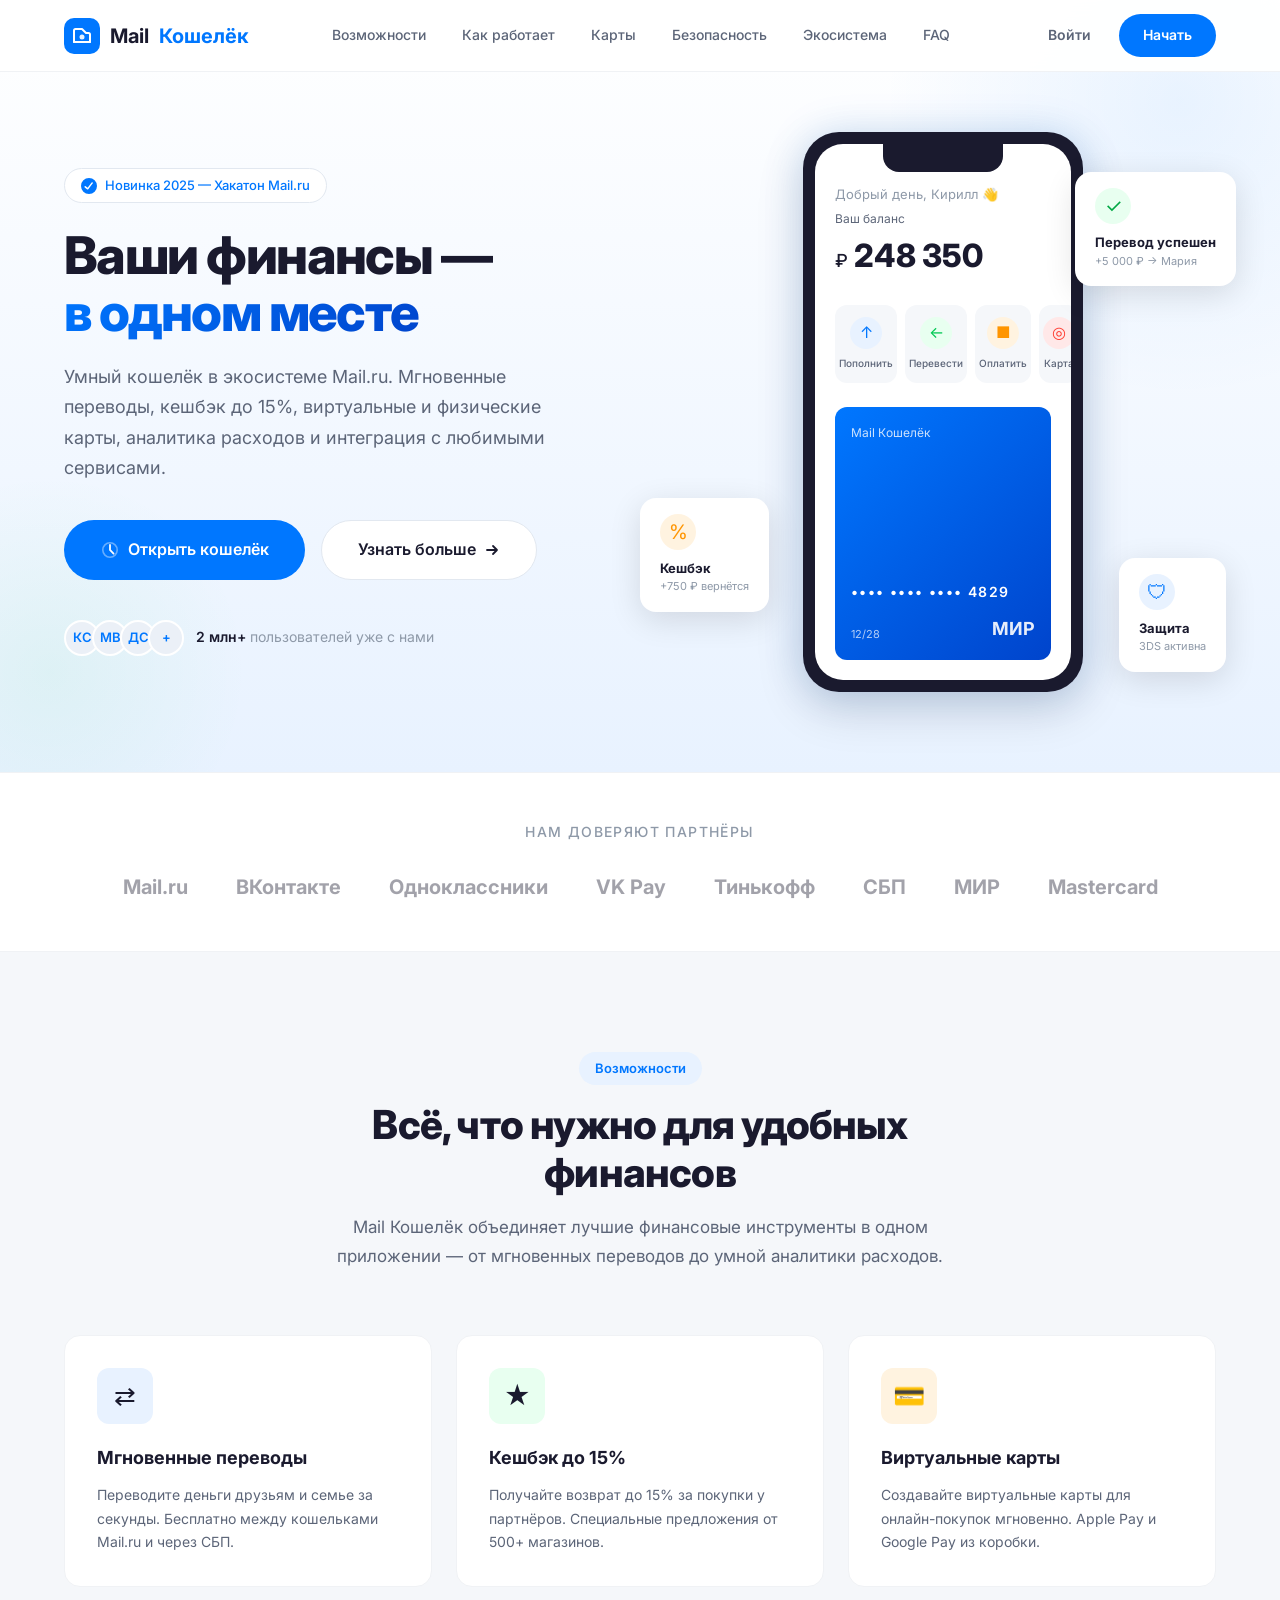
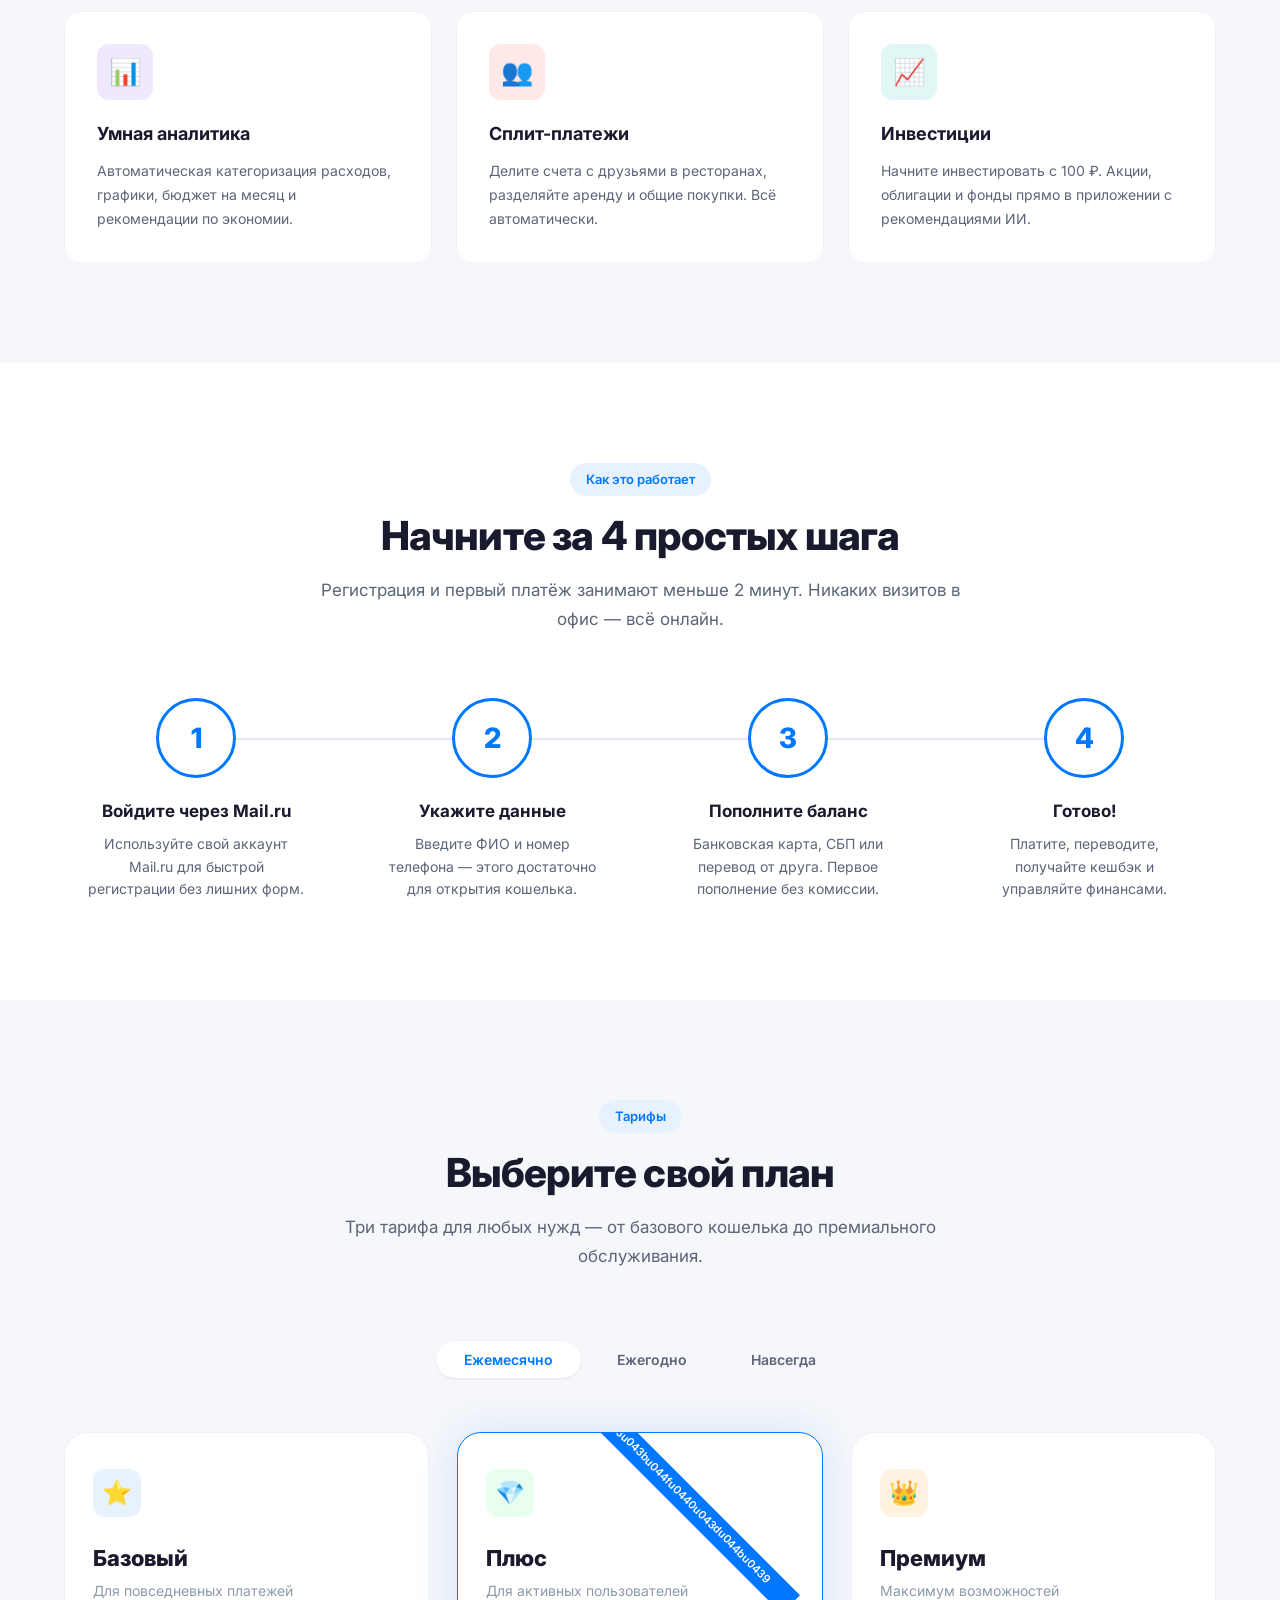
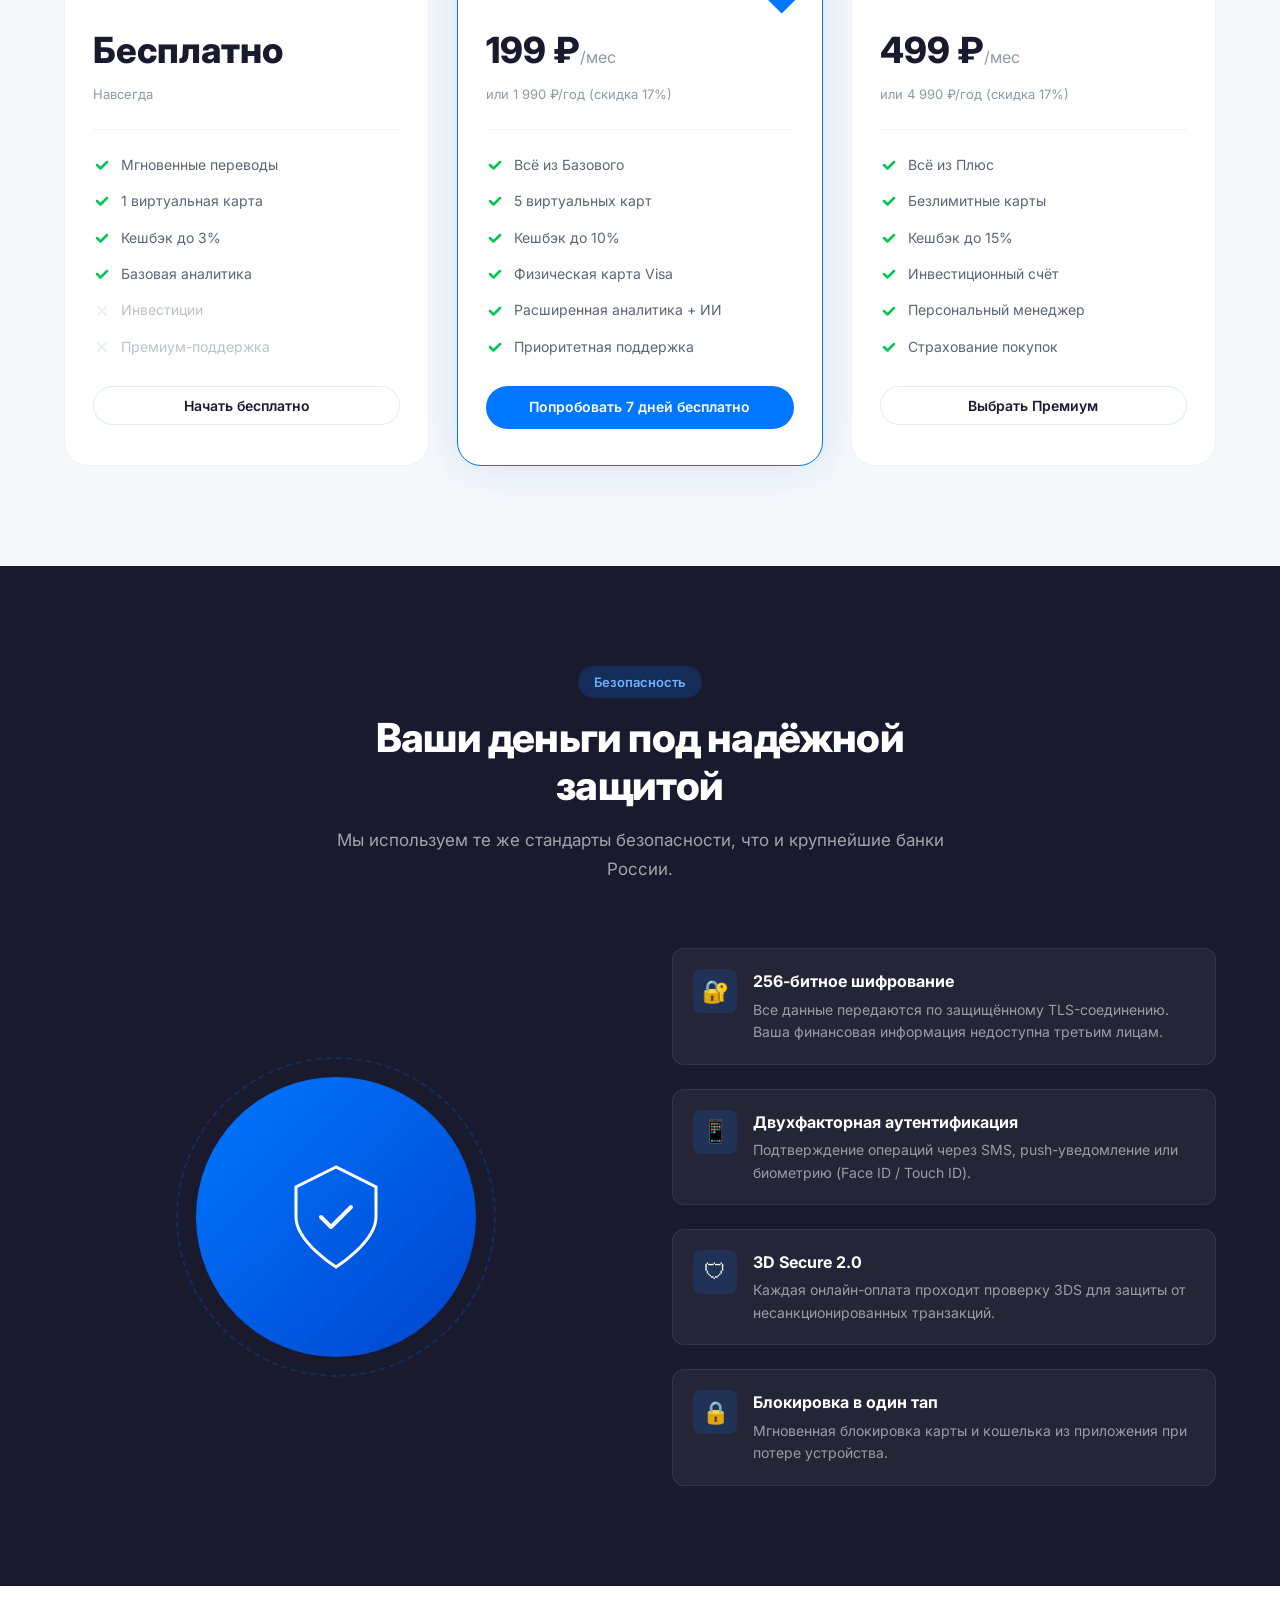
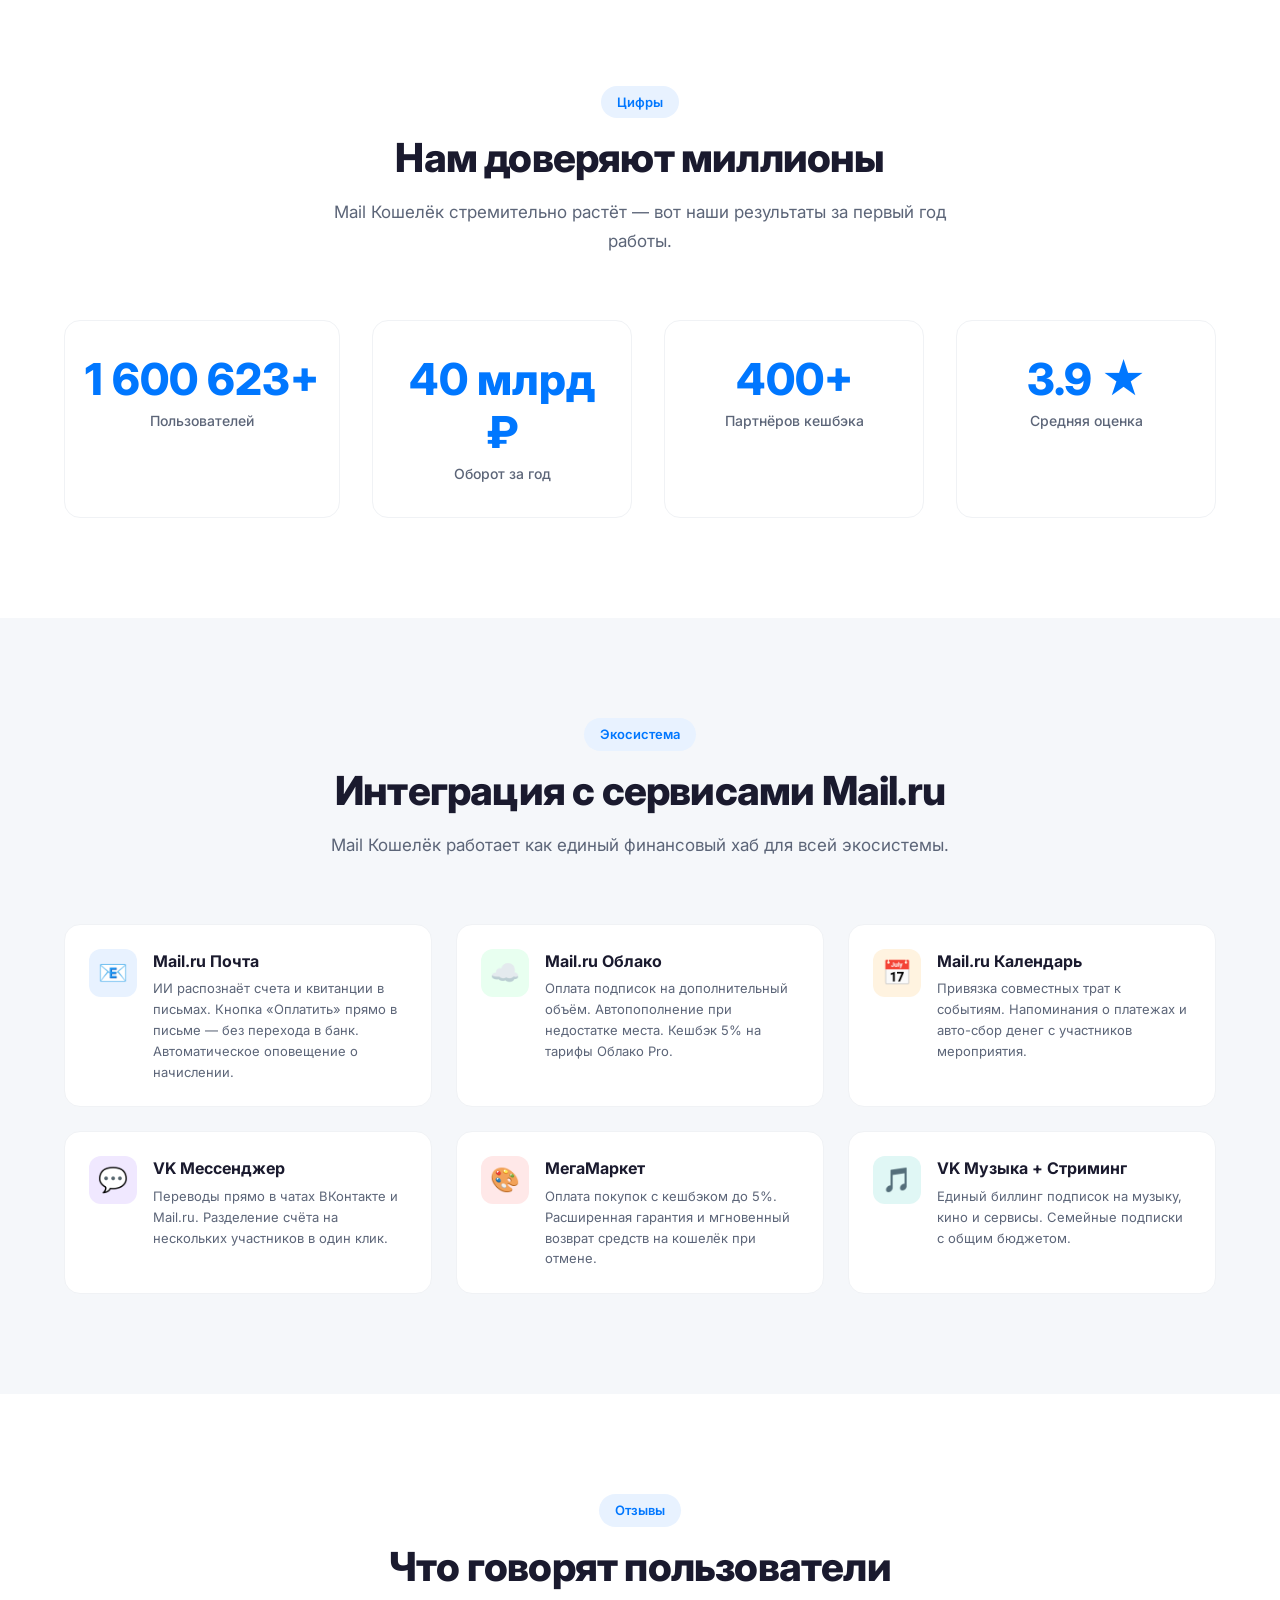
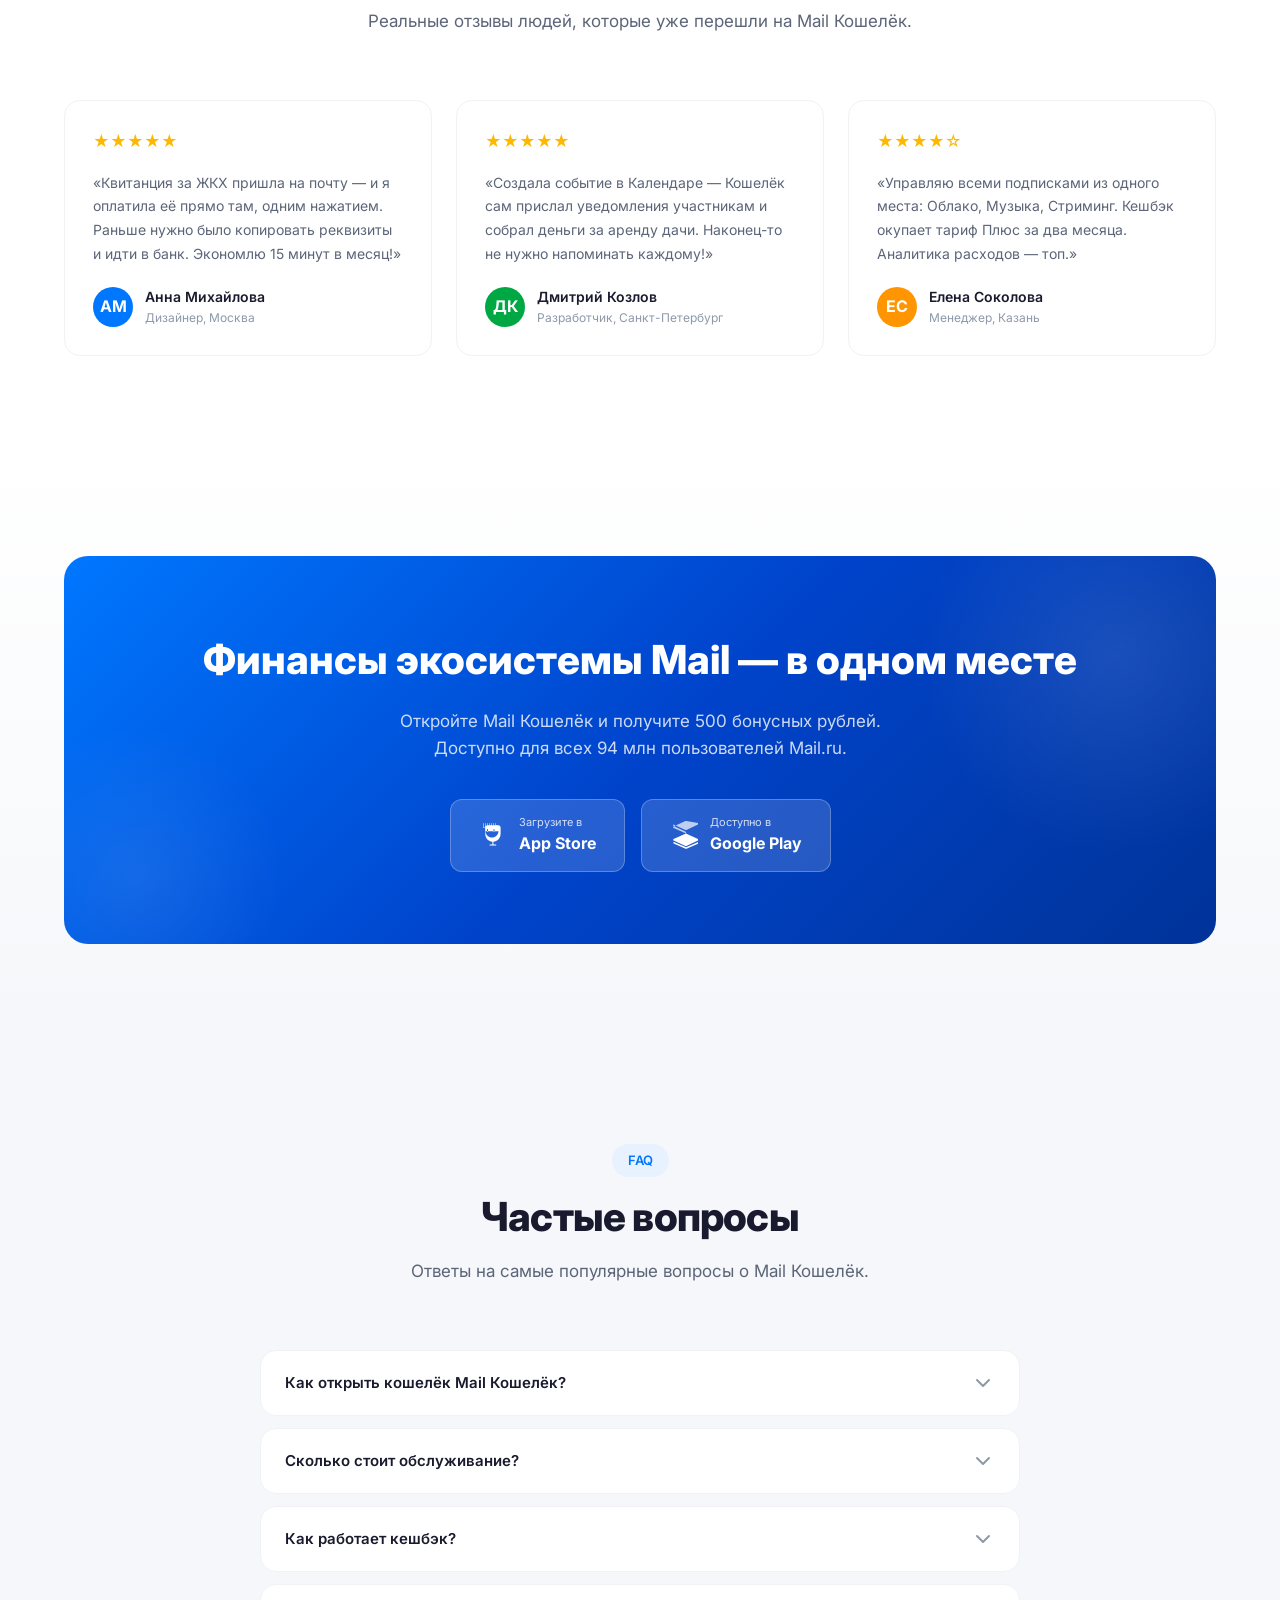
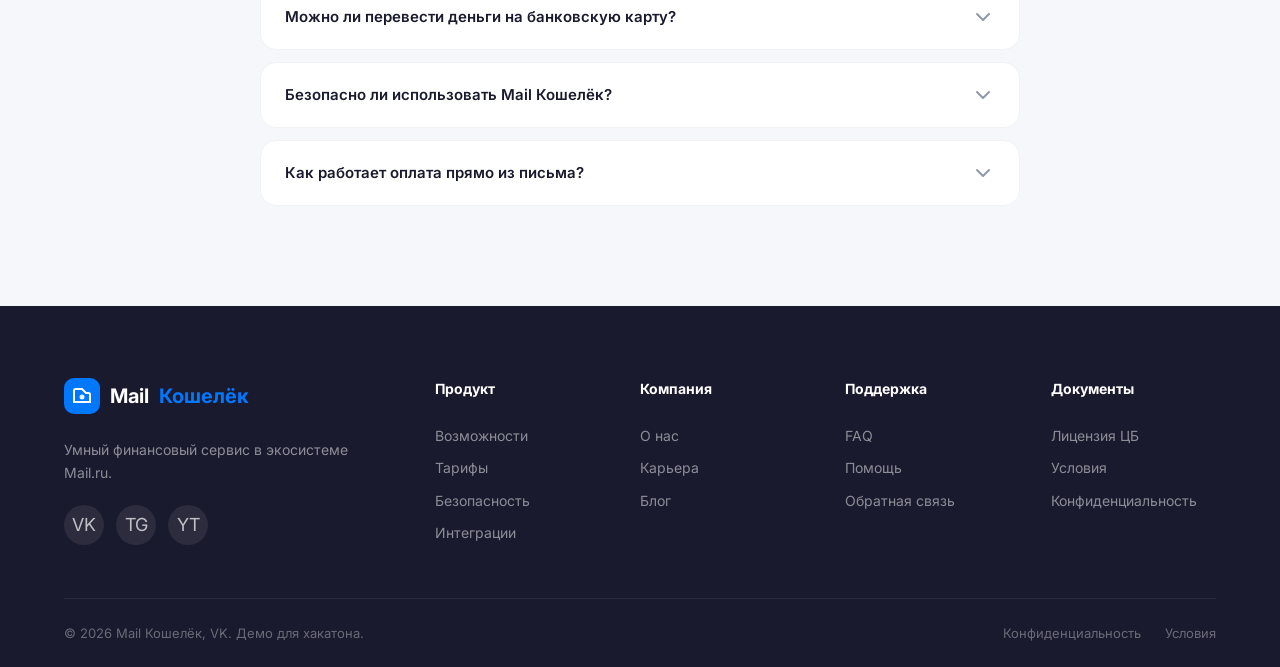
<file: index.html>
<!DOCTYPE html>
<html lang="ru">
<head>
  <meta charset="UTF-8">
  <meta name="viewport" content="width=device-width, initial-scale=1.0">
  <title>Mail Кошелёк — Умные финансы в экосистеме Mail.ru</title>
  <meta name="description" content="Mail Кошелёк — мобильный кошелёк и финансовый сервис от Mail.ru. Переводы, платежи, кешбэк и карты в одном приложении.">
  <link rel="preconnect" href="https://fonts.googleapis.com">
  <link rel="preconnect" href="https://fonts.gstatic.com" crossorigin>
  <link href="https://fonts.googleapis.com/css2?family=Inter:wght@400;500;600;700;800&display=swap" rel="stylesheet">
  <link rel="stylesheet" href="styles.css">
  <link rel="icon" href="data:image/svg+xml,<svg xmlns=%22http://www.w3.org/2000/svg%22 viewBox=%220 0 100 100%22><text y=%22.9em%22 font-size=%2290%22>💰</text></svg>">
</head>
<body>

  <!-- HEADER -->
  <header class="header" id="header">
    <div class="header__inner">
      <a href="#" class="header__logo">
        <svg class="header__logo-icon" viewBox="0 0 36 36" fill="none" xmlns="http://www.w3.org/2000/svg">
          <rect width="36" height="36" rx="10" fill="#0077FF"/>
          <path d="M10 24V12.5C10 11.67 10.67 11 11.5 11H18L22 15H24.5C25.33 15 26 15.67 26 16.5V24" stroke="white" stroke-width="2" stroke-linecap="round" stroke-linejoin="round"/>
          <path d="M10 24H26" stroke="white" stroke-width="2" stroke-linecap="round"/>
          <circle cx="18" cy="19" r="2.5" fill="white" opacity="0.9"/>
        </svg>
        Mail <span>Кошелёк</span>
      </a>
      <nav class="header__nav">
        <a href="#features">Возможности</a>
        <a href="#how-it-works">Как работает</a>
        <a href="#cards">Карты</a>
        <a href="#security">Безопасность</a>
        <a href="#integrations">Экосистема</a>
        <a href="#faq">FAQ</a>
      </nav>
      <div class="header__actions">
        <a href="cabinet.html" class="btn btn--ghost">Войти</a>
        <a href="cabinet.html" class="btn btn--primary">Начать</a>
      </div>
      <button class="mobile-menu-btn" aria-label="Меню">
        <span></span><span></span><span></span>
      </button>
    </div>
  </header>

  <!-- Mobile Menu -->
  <div class="mobile-menu">
    <div class="mobile-menu__panel">
      <button class="mobile-menu__close">✕</button>
      <div class="mobile-menu__nav">
        <a href="#features">Возможности</a>
        <a href="#how-it-works">Как работает</a>
        <a href="#cards">Карты</a>
        <a href="#security">Безопасность</a>
        <a href="#integrations">Экосистема</a>
        <a href="#faq">FAQ</a>
      </div>
      <a href="cabinet.html" class="btn btn--primary" style="width:100%;text-decoration:none;display:block;text-align:center">Войти через Mail.ru</a>
    </div>
  </div>

  <main>

    <!-- HERO -->
    <section class="hero" id="hero">
      <div class="container hero__inner">
        <div class="hero__content">
          <div class="hero__badge">
            <svg viewBox="0 0 16 16" fill="currentColor"><path d="M8 0a8 8 0 100 16A8 8 0 008 0zm3.78 5.28l-4.5 6a.75.75 0 01-1.06.14l-2.5-2a.75.75 0 011-1.12l1.94 1.56 3.96-5.28a.75.75 0 011.16.96z"/></svg>
            Новинка 2025 — Хакатон Mail.ru
          </div>
          <h1 class="hero__title">Ваши финансы —<br><span>в одном месте</span></h1>
          <p class="hero__desc">Умный кошелёк в экосистеме Mail.ru. Мгновенные переводы, кешбэк до 15%, виртуальные и физические карты, аналитика расходов и интеграция с любимыми сервисами.</p>
          <div class="hero__actions">
            <a href="cabinet.html" class="btn btn--primary btn--large">
              <svg width="20" height="20" viewBox="0 0 20 20" fill="none"><path d="M10 2a8 8 0 100 16 8 8 0 000-16zm0 14.4A6.4 6.4 0 1116.4 10 6.41 6.41 0 0110 16.4z" fill="currentColor" opacity=".4"/><path d="M10 5v5l3.54 3.54" stroke="currentColor" stroke-width="1.8" stroke-linecap="round"/></svg>
              Открыть кошелёк
            </a>
            <a href="#how-it-works" class="btn btn--outline btn--large">
              Узнать больше
              <svg width="16" height="16" viewBox="0 0 16 16" fill="none"><path d="M3 8h10M9 4l4 4-4 4" stroke="currentColor" stroke-width="1.8" stroke-linecap="round" stroke-linejoin="round"/></svg></a>
          </div>
          <div class="hero__trust">
            <div class="hero__trust-avatars">
              <div class="avatar">КС</div>
              <div class="avatar">МВ</div>
              <div class="avatar">ДС</div>
              <div class="avatar">+</div>
            </div>
            <div class="hero__trust-text"><strong>2 млн+</strong> пользователей уже с нами</div>
          </div>
        </div>
        <div class="hero__visual">
          <div class="phone-mockup">
            <div class="phone-mockup__screen">
              <div class="phone-mockup__notch"></div>
              <div class="phone-mockup__content">
                <div class="phone-mockup__greeting">Добрый день, Кирилл 👋</div>
                <div class="phone-mockup__balance-label">Ваш баланс</div>
                <div class="phone-mockup__balance"><small>₽</small> 248 350</div>
                <div class="phone-mockup__actions">
                  <div class="phone-mockup__action">
                    <div class="phone-mockup__action-icon blue">↑</div><span>Пополнить</span>
                  </div>
                  <div class="phone-mockup__action">
                    <div class="phone-mockup__action-icon green">←</div><span>Перевести</span>
                  </div>
                  <div class="phone-mockup__action">
                    <div class="phone-mockup__action-icon orange">■</div><span>Оплатить</span>
                  </div>
                  <div class="phone-mockup__action">
                    <div class="phone-mockup__action-icon red">◎</div><span>Карта</span>
                  </div>
                </div>
                <div class="phone-mockup__card">
                  <div class="phone-mockup__card-name">Mail Кошелёк</div>
                  <div class="phone-mockup__card-number">•••• •••• •••• 4829</div>
                  <div class="phone-mockup__card-bottom">
                    <div class="phone-mockup__card-expiry">12/28</div>
                    <div class="phone-mockup__card-brand">МИР</div>
                  </div>
                </div>
              </div>
            </div>
          </div>
          <div class="hero__float-card hero__float-card--1">
            <div class="float-card__icon" style="background:#E8FFF0;color:#00A844;font-size:20px">✓</div>
            <div class="float-card__title">Перевод успешен</div>
            <div class="float-card__value">+5 000 ₽ → Мария</div>
          </div>
          <div class="hero__float-card hero__float-card--2">
            <div class="float-card__icon" style="background:#FFF3E0;color:#FF9500;font-size:20px">%</div>
            <div class="float-card__title">Кешбэк</div>
            <div class="float-card__value">+750 ₽ вернётся</div>
          </div>
          <div class="hero__float-card hero__float-card--3">
            <div class="float-card__icon" style="background:#E8F2FF;color:#0077FF;font-size:20px">🛡</div>
            <div class="float-card__title">Защита</div>
            <div class="float-card__value">3DS активна</div>
          </div>
        </div>
      </div>
    </section>

    <!-- TRUST BAR -->
    <section class="trust-bar">
      <div class="container">
        <div class="trust-bar__title">Нам доверяют партнёры</div>
        <div class="trust-bar__logos">
          <div class="trust-bar__logo">Mail.ru</div>
          <div class="trust-bar__logo">ВКонтакте</div>
          <div class="trust-bar__logo">Одноклассники</div>
          <div class="trust-bar__logo">VK Pay</div>
          <div class="trust-bar__logo">Тинькофф</div>
          <div class="trust-bar__logo">СБП</div>
          <div class="trust-bar__logo">МИР</div>
          <div class="trust-bar__logo">Mastercard</div>
        </div>
      </div>
    </section>

    <!-- FEATURES -->
    <section class="section section--gray" id="features">
      <div class="container">
        <div class="section__header reveal">
          <span class="section__label">Возможности</span>
          <h2 class="section__title">Всё, что нужно для удобных финансов</h2>
          <p class="section__desc">Mail Кошелёк объединяет лучшие финансовые инструменты в одном приложении — от мгновенных переводов до умной аналитики расходов.</p>
        </div>
        <div class="features__grid">
          <div class="feature-card reveal reveal-delay-1">
            <div class="feature-card__icon blue">⇄</div>
            <h3 class="feature-card__title">Мгновенные переводы</h3>
            <p class="feature-card__desc">Переводите деньги друзьям и семье за секунды. Бесплатно между кошельками Mail.ru и через СБП.</p>
          </div>
          <div class="feature-card reveal reveal-delay-2">
            <div class="feature-card__icon green">★</div>
            <h3 class="feature-card__title">Кешбэк до 15%</h3>
            <p class="feature-card__desc">Получайте возврат до 15% за покупки у партнёров. Специальные предложения от 500+ магазинов.</p>
          </div>
          <div class="feature-card reveal reveal-delay-3">
            <div class="feature-card__icon orange">💳</div>
            <h3 class="feature-card__title">Виртуальные карты</h3>
            <p class="feature-card__desc">Создавайте виртуальные карты для онлайн-покупок мгновенно. Apple Pay и Google Pay из коробки.</p>
          </div>
          <div class="feature-card reveal reveal-delay-1">
            <div class="feature-card__icon purple">📊</div>
            <h3 class="feature-card__title">Умная аналитика</h3>
            <p class="feature-card__desc">Автоматическая категоризация расходов, графики, бюджет на месяц и рекомендации по экономии.</p>
          </div>
          <div class="feature-card reveal reveal-delay-2">
            <div class="feature-card__icon red">👥</div>
            <h3 class="feature-card__title">Сплит-платежи</h3>
            <p class="feature-card__desc">Делите счета с друзьями в ресторанах, разделяйте аренду и общие покупки. Всё автоматически.</p>
          </div>
          <div class="feature-card reveal reveal-delay-3">
            <div class="feature-card__icon teal">📈</div>
            <h3 class="feature-card__title">Инвестиции</h3>
            <p class="feature-card__desc">Начните инвестировать с 100 ₽. Акции, облигации и фонды прямо в приложении с рекомендациями ИИ.</p>
          </div>
        </div>
      </div>
    </section>

    <!-- HOW IT WORKS -->
    <section class="section" id="how-it-works">
      <div class="container">
        <div class="section__header reveal">
          <span class="section__label">Как это работает</span>
          <h2 class="section__title">Начните за 4 простых шага</h2>
          <p class="section__desc">Регистрация и первый платёж занимают меньше 2 минут. Никаких визитов в офис — всё онлайн.</p>
        </div>
        <div class="steps">
          <div class="step reveal reveal-delay-1">
            <div class="step__number">1</div>
            <h3 class="step__title">Войдите через Mail.ru</h3>
            <p class="step__desc">Используйте свой аккаунт Mail.ru для быстрой регистрации без лишних форм.</p>
          </div>
          <div class="step reveal reveal-delay-2">
            <div class="step__number">2</div>
            <h3 class="step__title">Укажите данные</h3>
            <p class="step__desc">Введите ФИО и номер телефона — этого достаточно для открытия кошелька.</p>
          </div>
          <div class="step reveal reveal-delay-3">
            <div class="step__number">3</div>
            <h3 class="step__title">Пополните баланс</h3>
            <p class="step__desc">Банковская карта, СБП или перевод от друга. Первое пополнение без комиссии.</p>
          </div>
          <div class="step reveal reveal-delay-4">
            <div class="step__number">4</div>
            <h3 class="step__title">Готово!</h3>
            <p class="step__desc">Платите, переводите, получайте кешбэк и управляйте финансами.</p>
          </div>
        </div>
      </div>
    </section>

    <!-- CARDS / TARIFFS -->
    <section class="section section--gray" id="cards">
      <div class="container">
        <div class="section__header reveal">
          <span class="section__label">Тарифы</span>
          <h2 class="section__title">Выберите свой план</h2>
          <p class="section__desc">Три тарифа для любых нужд — от базового кошелька до премиального обслуживания.</p>
        </div>
        <div class="cards__tabs reveal">
          <button class="cards__tab active">Ежемесячно</button>
          <button class="cards__tab">Ежегодно</button>
          <button class="cards__tab">Навсегда</button>
        </div>
        <div class="cards__grid">
          <!-- Basic -->
          <div class="product-card reveal reveal-delay-1">
            <div class="product-card__icon" style="background:#E8F2FF">⭐</div>
            <div class="product-card__name">Базовый</div>
            <div class="product-card__subtitle">Для повседневных платежей</div>
            <div class="product-card__price">Бесплатно</div>
            <div class="product-card__period">Навсегда</div>
            <div class="product-card__divider"></div>
            <div class="product-card__features">
              <div class="product-card__feature">
                <svg class="check" viewBox="0 0 18 18" fill="none"><path d="M4 9l3.5 3.5L14 6" stroke="currentColor" stroke-width="2.5" stroke-linecap="round" stroke-linejoin="round"/></svg>
                Мгновенные переводы
              </div>
              <div class="product-card__feature">
                <svg class="check" viewBox="0 0 18 18" fill="none"><path d="M4 9l3.5 3.5L14 6" stroke="currentColor" stroke-width="2.5" stroke-linecap="round" stroke-linejoin="round"/></svg>
                1 виртуальная карта
              </div>
              <div class="product-card__feature">
                <svg class="check" viewBox="0 0 18 18" fill="none"><path d="M4 9l3.5 3.5L14 6" stroke="currentColor" stroke-width="2.5" stroke-linecap="round" stroke-linejoin="round"/></svg>
                Кешбэк до 3%
              </div>
              <div class="product-card__feature">
                <svg class="check" viewBox="0 0 18 18" fill="none"><path d="M4 9l3.5 3.5L14 6" stroke="currentColor" stroke-width="2.5" stroke-linecap="round" stroke-linejoin="round"/></svg>
                Базовая аналитика
              </div>
              <div class="product-card__feature disabled">
                <svg class="cross" viewBox="0 0 18 18" fill="none"><path d="M5 5l8 8M13 5l-8 8" stroke="currentColor" stroke-width="2" stroke-linecap="round"/></svg>
                Инвестиции
              </div>
              <div class="product-card__feature disabled">
                <svg class="cross" viewBox="0 0 18 18" fill="none"><path d="M5 5l8 8M13 5l-8 8" stroke="currentColor" stroke-width="2" stroke-linecap="round"/></svg>
                Премиум-поддержка
              </div>
            </div>
            <button class="btn btn--outline" data-cta>Начать бесплатно</button>
          </div>

          <!-- Plus -->
          <div class="product-card featured reveal reveal-delay-2">
            <div class="product-card__icon" style="background:#E8FFF0">💎</div>
            <div class="product-card__name">Плюс</div>
            <div class="product-card__subtitle">Для активных пользователей</div>
            <div class="product-card__price">199 ₽<small>/мес</small></div>
            <div class="product-card__period">или 1 990 ₽/год (скидка 17%)</div>
            <div class="product-card__divider"></div>
            <div class="product-card__features">
              <div class="product-card__feature">
                <svg class="check" viewBox="0 0 18 18" fill="none"><path d="M4 9l3.5 3.5L14 6" stroke="currentColor" stroke-width="2.5" stroke-linecap="round" stroke-linejoin="round"/></svg>
                Всё из Базового
              </div>
              <div class="product-card__feature">
                <svg class="check" viewBox="0 0 18 18" fill="none"><path d="M4 9l3.5 3.5L14 6" stroke="currentColor" stroke-width="2.5" stroke-linecap="round" stroke-linejoin="round"/></svg>
                5 виртуальных карт
              </div>
              <div class="product-card__feature">
                <svg class="check" viewBox="0 0 18 18" fill="none"><path d="M4 9l3.5 3.5L14 6" stroke="currentColor" stroke-width="2.5" stroke-linecap="round" stroke-linejoin="round"/></svg>
                Кешбэк до 10%
              </div>
              <div class="product-card__feature">
                <svg class="check" viewBox="0 0 18 18" fill="none"><path d="M4 9l3.5 3.5L14 6" stroke="currentColor" stroke-width="2.5" stroke-linecap="round" stroke-linejoin="round"/></svg>
                Физическая карта Visa
              </div>
              <div class="product-card__feature">
                <svg class="check" viewBox="0 0 18 18" fill="none"><path d="M4 9l3.5 3.5L14 6" stroke="currentColor" stroke-width="2.5" stroke-linecap="round" stroke-linejoin="round"/></svg>
                Расширенная аналитика + ИИ
              </div>
              <div class="product-card__feature">
                <svg class="check" viewBox="0 0 18 18" fill="none"><path d="M4 9l3.5 3.5L14 6" stroke="currentColor" stroke-width="2.5" stroke-linecap="round" stroke-linejoin="round"/></svg>
                Приоритетная поддержка
              </div>
            </div>
            <a href="cabinet.html" class="btn btn--primary">Попробовать 7 дней бесплатно</a>
          </div>

          <!-- Premium -->
          <div class="product-card reveal reveal-delay-3">
            <div class="product-card__icon" style="background:#FFF3E0">👑</div>
            <div class="product-card__name">Премиум</div>
            <div class="product-card__subtitle">Максимум возможностей</div>
            <div class="product-card__price">499 ₽<small>/мес</small></div>
            <div class="product-card__period">или 4 990 ₽/год (скидка 17%)</div>
            <div class="product-card__divider"></div>
            <div class="product-card__features">
              <div class="product-card__feature">
                <svg class="check" viewBox="0 0 18 18" fill="none"><path d="M4 9l3.5 3.5L14 6" stroke="currentColor" stroke-width="2.5" stroke-linecap="round" stroke-linejoin="round"/></svg>
                Всё из Плюс
              </div>
              <div class="product-card__feature">
                <svg class="check" viewBox="0 0 18 18" fill="none"><path d="M4 9l3.5 3.5L14 6" stroke="currentColor" stroke-width="2.5" stroke-linecap="round" stroke-linejoin="round"/></svg>
                Безлимитные карты
              </div>
              <div class="product-card__feature">
                <svg class="check" viewBox="0 0 18 18" fill="none"><path d="M4 9l3.5 3.5L14 6" stroke="currentColor" stroke-width="2.5" stroke-linecap="round" stroke-linejoin="round"/></svg>
                Кешбэк до 15%
              </div>
              <div class="product-card__feature">
                <svg class="check" viewBox="0 0 18 18" fill="none"><path d="M4 9l3.5 3.5L14 6" stroke="currentColor" stroke-width="2.5" stroke-linecap="round" stroke-linejoin="round"/></svg>
                Инвестиционный счёт
              </div>
              <div class="product-card__feature">
                <svg class="check" viewBox="0 0 18 18" fill="none"><path d="M4 9l3.5 3.5L14 6" stroke="currentColor" stroke-width="2.5" stroke-linecap="round" stroke-linejoin="round"/></svg>
                Персональный менеджер
              </div>
              <div class="product-card__feature">
                <svg class="check" viewBox="0 0 18 18" fill="none"><path d="M4 9l3.5 3.5L14 6" stroke="currentColor" stroke-width="2.5" stroke-linecap="round" stroke-linejoin="round"/></svg>
                Страхование покупок
              </div>
            </div>
            <button class="btn btn--outline" data-cta>Выбрать Премиум</button>
          </div>
        </div>
      </div>
    </section>

    <!-- SECURITY -->
    <section class="section section--dark" id="security">
      <div class="container">
        <div class="section__header reveal">
          <span class="section__label">Безопасность</span>
          <h2 class="section__title">Ваши деньги под надёжной защитой</h2>
          <p class="section__desc">Мы используем те же стандарты безопасности, что и крупнейшие банки России.</p>
        </div>
        <div class="security__grid">
          <div class="security__visual reveal">
            <div class="security__shield">
              <svg viewBox="0 0 120 120" fill="none" xmlns="http://www.w3.org/2000/svg">
                <path d="M60 10L20 30V60C20 85 60 110 60 110S100 85 100 60V30L60 10Z" stroke="white" stroke-width="3" fill="none"/>
                <path d="M45 60L55 70L75 50" stroke="white" stroke-width="4" stroke-linecap="round" stroke-linejoin="round"/>
              </svg>
            </div>
          </div>
          <div class="security__features">
            <div class="security__feature reveal reveal-delay-1">
              <div class="security__feature-icon">🔐</div>
              <div>
                <div class="security__feature-title">256-битное шифрование</div>
                <div class="security__feature-desc">Все данные передаются по защищённому TLS-соединению. Ваша финансовая информация недоступна третьим лицам.</div>
              </div>
            </div>
            <div class="security__feature reveal reveal-delay-2">
              <div class="security__feature-icon">📱</div>
              <div>
                <div class="security__feature-title">Двухфакторная аутентификация</div>
                <div class="security__feature-desc">Подтверждение операций через SMS, push-уведомление или биометрию (Face ID / Touch ID).</div>
              </div>
            </div>
            <div class="security__feature reveal reveal-delay-3">
              <div class="security__feature-icon">🛡</div>
              <div>
                <div class="security__feature-title">3D Secure 2.0</div>
                <div class="security__feature-desc">Каждая онлайн-оплата проходит проверку 3DS для защиты от несанкционированных транзакций.</div>
              </div>
            </div>
            <div class="security__feature reveal reveal-delay-4">
              <div class="security__feature-icon">🔒</div>
              <div>
                <div class="security__feature-title">Блокировка в один тап</div>
                <div class="security__feature-desc">Мгновенная блокировка карты и кошелька из приложения при потере устройства.</div>
              </div>
            </div>
          </div>
        </div>
      </div>
    </section>

    <!-- STATS -->
    <section class="section" id="stats">
      <div class="container">
        <div class="section__header reveal">
          <span class="section__label">Цифры</span>
          <h2 class="section__title">Нам доверяют миллионы</h2>
          <p class="section__desc">Mail Кошелёк стремительно растёт — вот наши результаты за первый год работы.</p>
        </div>
        <div class="stats__grid">
          <div class="stat-card reveal reveal-delay-1">
            <div class="stat-card__number" data-count="2000000" data-suffix="+">0</div>
            <div class="stat-card__label">Пользователей</div>
          </div>
          <div class="stat-card reveal reveal-delay-2">
            <div class="stat-card__number" data-count="50" data-suffix=" млрд ₽">0</div>
            <div class="stat-card__label">Оборот за год</div>
          </div>
          <div class="stat-card reveal reveal-delay-3">
            <div class="stat-card__number" data-count="500" data-suffix="+">0</div>
            <div class="stat-card__label">Партнёров кешбэка</div>
          </div>
          <div class="stat-card reveal reveal-delay-4">
            <div class="stat-card__number" data-count="4" data-suffix=".9 ★">0</div>
            <div class="stat-card__label">Средняя оценка</div>
          </div>
        </div>
      </div>
    </section>

    <!-- INTEGRATIONS -->
    <section class="section section--gray" id="integrations">
      <div class="container">
        <div class="section__header reveal">
          <span class="section__label">Экосистема</span>
          <h2 class="section__title">Интеграция с сервисами Mail.ru</h2>
          <p class="section__desc">Mail Кошелёк работает как единый финансовый хаб для всей экосистемы.</p>
        </div>
        <div class="integrations__grid">
          <div class="integration-card reveal reveal-delay-1">
            <div class="integration-card__icon" style="background:#E8F2FF;color:#0077FF">📧</div>
            <div>
              <div class="integration-card__title">Mail.ru Почта</div>
              <div class="integration-card__desc">ИИ распознаёт счета и квитанции в письмах. Кнопка «Оплатить» прямо в письме — без перехода в банк. Автоматическое оповещение о начислении.</div>
            </div>
          </div>
          <div class="integration-card reveal reveal-delay-2">
            <div class="integration-card__icon" style="background:#E8FFF0;color:#00A844">☁️</div>
            <div>
              <div class="integration-card__title">Mail.ru Облако</div>
              <div class="integration-card__desc">Оплата подписок на дополнительный объём. Автопополнение при недостатке места. Кешбэк 5% на тарифы Облако Pro.</div>
            </div>
          </div>
          <div class="integration-card reveal reveal-delay-3">
            <div class="integration-card__icon" style="background:#FFF3E0;color:#FF9500">📅</div>
            <div>
              <div class="integration-card__title">Mail.ru Календарь</div>
              <div class="integration-card__desc">Привязка совместных трат к событиям. Напоминания о платежах и авто-сбор денег с участников мероприятия.</div>
            </div>
          </div>
          <div class="integration-card reveal reveal-delay-1">
            <div class="integration-card__icon" style="background:#F0E8FF;color:#7C3AED">💬</div>
            <div>
              <div class="integration-card__title">VK Мессенджер</div>
              <div class="integration-card__desc">Переводы прямо в чатах ВКонтакте и Mail.ru. Разделение счёта на нескольких участников в один клик.</div>
            </div>
          </div>
          <div class="integration-card reveal reveal-delay-2">
            <div class="integration-card__icon" style="background:#FFE8E8;color:#FF3B30">🎨</div>
            <div>
              <div class="integration-card__title">МегаМаркет</div>
              <div class="integration-card__desc">Оплата покупок с кешбэком до 5%. Расширенная гарантия и мгновенный возврат средств на кошелёк при отмене.</div>
            </div>
          </div>
          <div class="integration-card reveal reveal-delay-3">
            <div class="integration-card__icon" style="background:#E0F7F5;color:#0D9488">🎵</div>
            <div>
              <div class="integration-card__title">VK Музыка + Стриминг</div>
              <div class="integration-card__desc">Единый биллинг подписок на музыку, кино и сервисы. Семейные подписки с общим бюджетом.</div>
            </div>
          </div>
        </div>
      </div>
    </section>

    <!-- TESTIMONIALS -->
    <section class="section" id="reviews">
      <div class="container">
        <div class="section__header reveal">
          <span class="section__label">Отзывы</span>
          <h2 class="section__title">Что говорят пользователи</h2>
          <p class="section__desc">Реальные отзывы людей, которые уже перешли на Mail Кошелёк.</p>
        </div>
        <div class="testimonials__grid">
          <div class="testimonial-card reveal reveal-delay-1">
            <div class="testimonial-card__stars">★★★★★</div>
            <p class="testimonial-card__text">«Квитанция за ЖКХ пришла на почту — и я оплатила её прямо там, одним нажатием. Раньше нужно было копировать реквизиты и идти в банк. Экономлю 15 минут в месяц!»</p>
            <div class="testimonial-card__author">
              <div class="testimonial-card__avatar" style="background:#0077FF">АМ</div>
              <div>
                <div class="testimonial-card__author-name">Анна Михайлова</div>
                <div class="testimonial-card__author-role">Дизайнер, Москва</div>
              </div>
            </div>
          </div>
          <div class="testimonial-card reveal reveal-delay-2">
            <div class="testimonial-card__stars">★★★★★</div>
            <p class="testimonial-card__text">«Создала событие в Календаре — Кошелёк сам прислал уведомления участникам и собрал деньги за аренду дачи. Наконец-то не нужно напоминать каждому!»</p>
            <div class="testimonial-card__author">
              <div class="testimonial-card__avatar" style="background:#00A844">ДК</div>
              <div>
                <div class="testimonial-card__author-name">Дмитрий Козлов</div>
                <div class="testimonial-card__author-role">Разработчик, Санкт-Петербург</div>
              </div>
            </div>
          </div>
          <div class="testimonial-card reveal reveal-delay-3">
            <div class="testimonial-card__stars">★★★★☆</div>
            <p class="testimonial-card__text">«Управляю всеми подписками из одного места: Облако, Музыка, Стриминг. Кешбэк окупает тариф Плюс за два месяца. Аналитика расходов — топ.»</p>
            <div class="testimonial-card__author">
              <div class="testimonial-card__avatar" style="background:#FF9500">ЕС</div>
              <div>
                <div class="testimonial-card__author-name">Елена Соколова</div>
                <div class="testimonial-card__author-role">Менеджер, Казань</div>
              </div>
            </div>
          </div>
        </div>
      </div>
    </section>

    <!-- CTA / DOWNLOAD -->
    <section class="section section--gradient" id="download">
      <div class="container">
        <div class="cta-box reveal">
          <h2 class="cta-box__title">Финансы экосистемы Mail — в одном месте</h2>
          <p class="cta-box__desc">Откройте Mail Кошелёк и получите 500 бонусных рублей. Доступно для всех 94 млн пользователей Mail.ru.</p>
          <div class="cta-box__buttons">
            <a href="cabinet.html" class="cta-box__store-btn">
              <svg viewBox="0 0 28 28" fill="white"><path d="M21.5 13.3c0-.1 0-.2 0-.3h.1V6.5c0-1.2-1-2.2-2.2-2.2h-11c-1.2 0-2.2 1-2.2 2.2v6.5h.1c0 .1 0 .2 0 .3 0 4 3.2 7.3 7.1 7.5v2.7h-2.5c-.3 0-.5.2-.5.5s.2.5.5.5h6c.3 0 .5-.2.5-.5s-.2-.5-.5-.5h-2.5v-2.7c3.9-.2 7.1-3.5 7.1-7.5zM8 8.5a.5.5 0 011 0v2a.5.5 0 01-1 0v-2zm5 8c-3.5 0-6.4-2.8-6.5-6.3h13c-.1 3.5-3 6.3-6.5 6.3zm1.5-8a.5.5 0 011 0v2a.5.5 0 01-1 0v-2z"/><path d="M18 7h-1V5h1a.5.5 0 000-1h-1V2.5a.5.5 0 00-1 0V6h-1V2.5a.5.5 0 00-1 0V6h-1V2.5a.5.5 0 00-1 0V6h-1V2.5a.5.5 0 00-1 0V6H9V2.5a.5.5 0 00-1 0V6H7V2.5a.5.5 0 00-1 0V6H5V2.5a.5.5 0 10-1 0V7" opacity=".5"/></svg>
              <div class="cta-box__store-btn-text">
                <small>Загрузите в</small>
                <strong>App Store</strong>
              </div>
            </a>
            <a href="cabinet.html" class="cta-box__store-btn">
              <svg viewBox="0 0 28 28" fill="white"><path d="M3.6 19.5L15.4 25c.3.2.7.2 1 0l11.8-5.5c.6-.3.6-1.1 0-1.4L16.4 12.7c-.3-.2-.7-.2-1 0L3.6 18.1c-.6.3-.6 1.1 0 1.4zM3.6 22.5l12 5.3c.3.1.6.1.9 0l12-5.3c.4-.2.5-.6.3-1s-.7-.5-1.1-.3l-11.6 5.1-11.6-5.1c-.4-.2-.8 0-1.1.3s-.1.8.3 1z"/><path d="M15.4 10.5L3.6 5C3 4.7 3 3.9 3.6 3.6L15.4 9c.3.2.7.2 1 0l11.8-5.5c.6-.3.6-1.1 0-1.4L16.4.1c-.3-.2-.7-.2-1 0L3.6 5.5c-.6.3-.6 1.1 0 1.4l12 5.3c.3.2.6.2.9 0z" opacity=".7"/></svg>
              <div class="cta-box__store-btn-text">
                <small>Доступно в</small>
                <strong>Google Play</strong>
              </div>
            </a>
          </div>
        </div>
      </div>
    </section>

    <!-- FAQ -->
    <section class="section section--gray" id="faq">
      <div class="container">
        <div class="section__header reveal">
          <span class="section__label">FAQ</span>
          <h2 class="section__title">Частые вопросы</h2>
          <p class="section__desc">Ответы на самые популярные вопросы о Mail Кошелёк.</p>
        </div>
        <div class="faq__list">
          <div class="faq-item reveal">
            <button class="faq-item__header">
              Как открыть кошелёк Mail Кошелёк?
              <svg class="faq-item__arrow" viewBox="0 0 24 24" fill="none"><path d="M6 9l6 6 6-6" stroke="currentColor" stroke-width="2" stroke-linecap="round" stroke-linejoin="round"/></svg>
            </button>
            <div class="faq-item__body">
              <div class="faq-item__content">Достаточно войти через аккаунт Mail.ru, указать ФИО и номер телефона. Регистрация занимает меньше 2 минут. После этого вы сможете пополнять баланс и совершать платежи.</div>
            </div>
          </div>
          <div class="faq-item reveal">
            <button class="faq-item__header">
              Сколько стоит обслуживание?
              <svg class="faq-item__arrow" viewBox="0 0 24 24" fill="none"><path d="M6 9l6 6 6-6" stroke="currentColor" stroke-width="2" stroke-linecap="round" stroke-linejoin="round"/></svg>
            </button>
            <div class="faq-item__body">
              <div class="faq-item__content">Базовый тариф — полностью бесплатный. Тариф Плюс стоит 199 ₽/мес, Премиум — 499 ₽/мес. При оплате за год действует скидка 17%. Все тарифы включают бесплатные переводы между кошельками Mail.ru.</div>
            </div>
          </div>
          <div class="faq-item reveal">
            <button class="faq-item__header">
              Как работает кешбэк?
              <svg class="faq-item__arrow" viewBox="0 0 24 24" fill="none"><path d="M6 9l6 6 6-6" stroke="currentColor" stroke-width="2" stroke-linecap="round" stroke-linejoin="round"/></svg>
            </button>
            <div class="faq-item__body">
              <div class="faq-item__content">Кешбэк начисляется автоматически при оплате покупок у партнёров картой Mail Кошелёк. Размер кешбэка зависит от тарифа: до 3% на Базовом, до 10% на Плюс и до 15% на Премиум. Возврат приходит в течение 24 часов.</div>
            </div>
          </div>
          <div class="faq-item reveal">
            <button class="faq-item__header">
              Можно ли перевести деньги на банковскую карту?
              <svg class="faq-item__arrow" viewBox="0 0 24 24" fill="none"><path d="M6 9l6 6 6-6" stroke="currentColor" stroke-width="2" stroke-linecap="round" stroke-linejoin="round"/></svg>
            </button>
            <div class="faq-item__body">
              <div class="faq-item__content">Да, вывод на любую банковскую карту РФ доступен для всех тарифов. Комиссия 0% при выводе от 3 000 ₽, при меньших суммах — 1.5%. Деньги приходят мгновенно в 95% случаев.</div>
            </div>
          </div>
          <div class="faq-item reveal">
            <button class="faq-item__header">
              Безопасно ли использовать Mail Кошелёк?
              <svg class="faq-item__arrow" viewBox="0 0 24 24" fill="none"><path d="M6 9l6 6 6-6" stroke="currentColor" stroke-width="2" stroke-linecap="round" stroke-linejoin="round"/></svg>
            </button>
            <div class="faq-item__body">
              <div class="faq-item__content">Абсолютно. Мы используем 256-битное шифрование, двухфакторную аутентификацию, 3D Secure 2.0 и работаем под контролем Центробанка. Сервис лицензирован и застрахован. Средства защищены государством на сумму до 1.4 млн ₽.</div>
            </div>
          </div>
          <div class="faq-item reveal">
            <button class="faq-item__header">
              Как работает оплата прямо из письма?
              <svg class="faq-item__arrow" viewBox="0 0 24 24" fill="none"><path d="M6 9l6 6 6-6" stroke="currentColor" stroke-width="2" stroke-linecap="round" stroke-linejoin="round"/></svg>
            </button>
            <div class="faq-item__body">
              <div class="faq-item__content">Когда на ваш адрес Mail.ru приходит письмо со счётом или квитанцией, ИИ автоматически распознаёт платёжные реквизиты, сумму и получателя. Над письмом появляется кнопка «Оплатить из Кошелька» — одно нажатие, и платёж отправлен. Поддерживаются ЖКХ, мобильная связь, интернет, штрафы и более 500 типов документов.</div>
            </div>
          </div>
        </div>
      </div>
    </section>


  <!-- FOOTER -->
  <footer class="footer">
    <div class="container">
      <div class="footer__grid">
        <div>
          <a href="#" class="header__logo" style="color:#fff;margin-bottom:8px;display:inline-flex">
            <svg class="header__logo-icon" viewBox="0 0 36 36" fill="none"><rect width="36" height="36" rx="10" fill="#0077FF"/><path d="M10 24V12.5C10 11.67 10.67 11 11.5 11H18L22 15H24.5C25.33 15 26 15.67 26 16.5V24" stroke="white" stroke-width="2" stroke-linecap="round" stroke-linejoin="round"/><path d="M10 24H26" stroke="white" stroke-width="2" stroke-linecap="round"/><circle cx="18" cy="19" r="2.5" fill="white" opacity="0.9"/></svg>
            Mail <span>Кошелёк</span>
          </a>
          <p class="footer__brand-desc">Умный финансовый сервис в экосистеме Mail.ru.</p>
          <div class="footer__socials">
            <a href="#" class="footer__social" aria-label="VK">VK</a>
            <a href="#" class="footer__social" aria-label="Telegram">TG</a>
            <a href="#" class="footer__social" aria-label="YouTube">YT</a>
          </div>
        </div>
        <div class="footer__col"><div class="footer__col-title">Продукт</div><a href="#features">Возможности</a><a href="#cards">Тарифы</a><a href="#security">Безопасность</a><a href="#integrations">Интеграции</a></div>
        <div class="footer__col"><div class="footer__col-title">Компания</div><a href="#">О нас</a><a href="#">Карьера</a><a href="#">Блог</a></div>
        <div class="footer__col"><div class="footer__col-title">Поддержка</div><a href="#faq">FAQ</a><a href="#">Помощь</a><a href="#">Обратная связь</a></div>
        <div class="footer__col"><div class="footer__col-title">Документы</div><a href="#">Лицензия ЦБ</a><a href="#">Условия</a><a href="#">Конфиденциальность</a></div>
      </div>
      <div class="footer__bottom">
        <div>© 2026 Mail Кошелёк, VK. Демо для хакатона.</div>
        <div class="footer__bottom-links"><a href="#">Конфиденциальность</a><a href="#">Условия</a></div>
      </div>
    </div>
  </footer>

  <script src="script.js"></script>
</body>
</html>
</file>
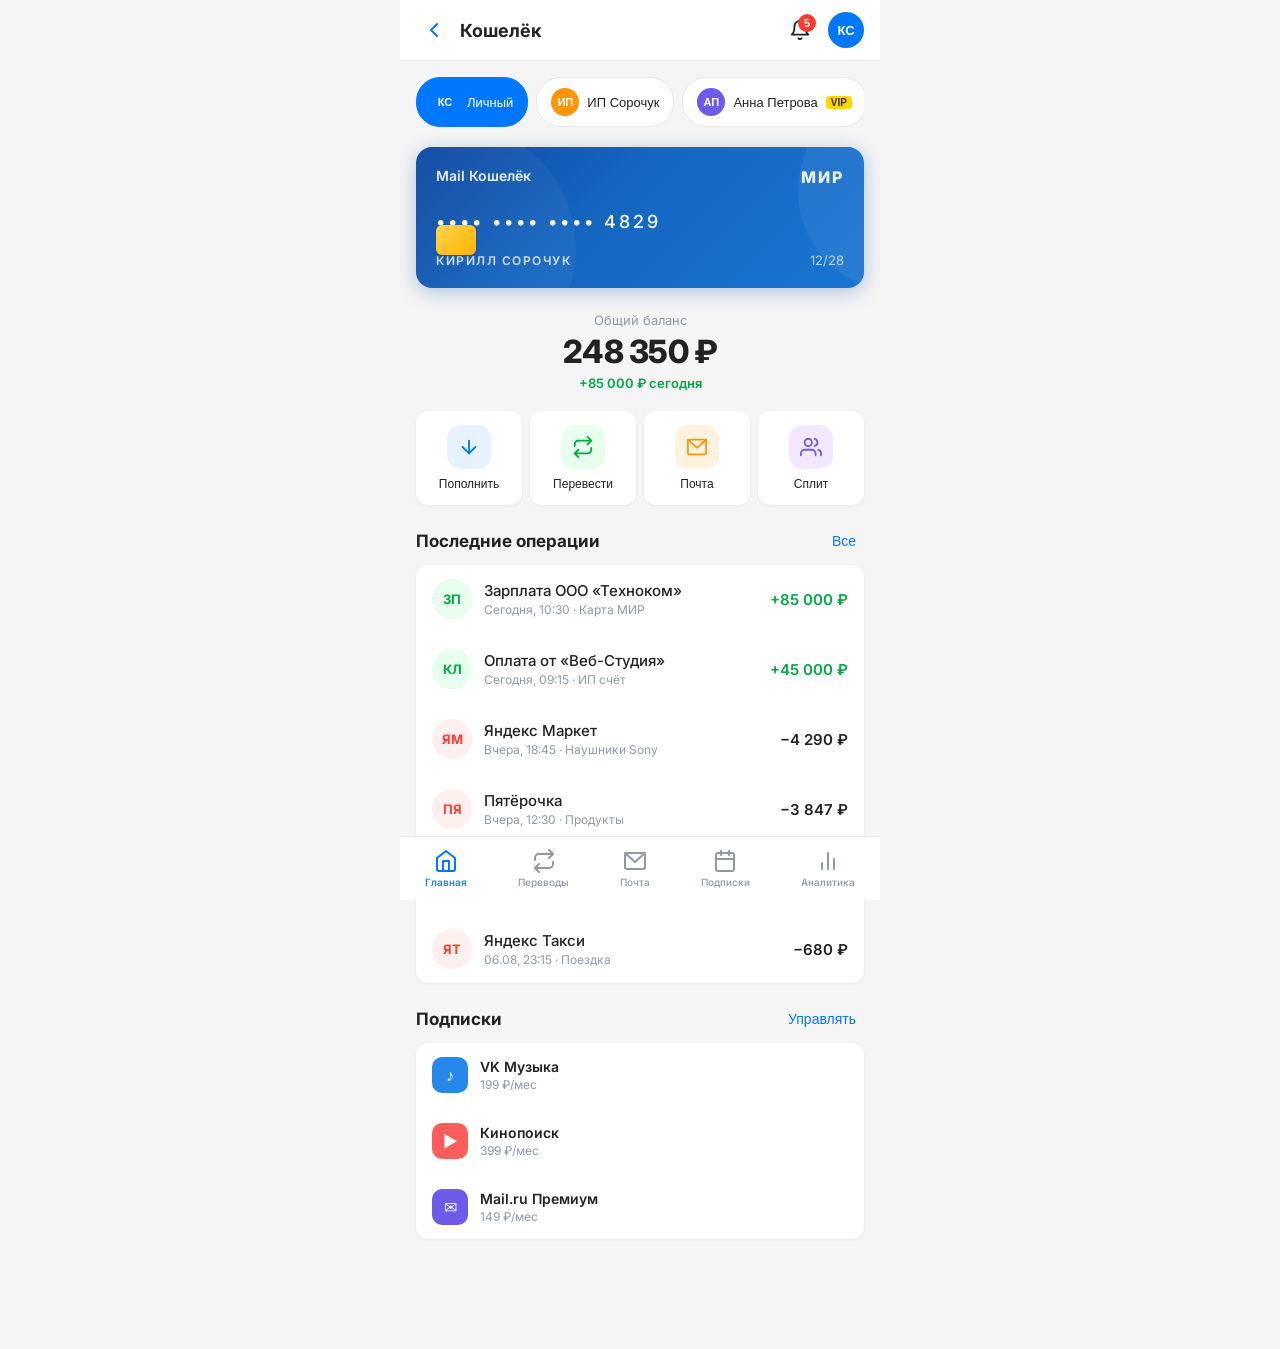
<file: cabinet.html>
<!DOCTYPE html>
<html lang="ru">
<head>
  <meta charset="UTF-8">
  <meta name="viewport" content="width=device-width, initial-scale=1.0, maximum-scale=1.0, user-scalable=no">
  <title>Кошелёк — Кирилл Сорочук</title>
  <link rel="preconnect" href="https://fonts.googleapis.com">
  <link rel="preconnect" href="https://fonts.gstatic.com" crossorigin>
  <link href="https://fonts.googleapis.com/css2?family=Inter:wght@400;500;600;700;800&display=swap" rel="stylesheet">
  <link rel="stylesheet" href="cabinet.css">
</head>
<body>
<div class="app">
  <div class="topbar">
    <div class="topbar__left">
      <a href="index.html" class="topbar__back"><svg width="24" height="24" viewBox="0 0 24 24" fill="none" stroke="currentColor" stroke-width="2" stroke-linecap="round" stroke-linejoin="round"><polyline points="15 18 9 12 15 6"/></svg></a>
      <span class="topbar__title">Кошелёк</span>
    </div>
    <div class="topbar__right">
      <button class="topbar__btn" id="notifBtn"><svg width="22" height="22" viewBox="0 0 24 24" fill="none" stroke="currentColor" stroke-width="2" stroke-linecap="round" stroke-linejoin="round"><path d="M18 8A6 6 0 006 8c0 7-3 9-3 9h18s-3-2-3-9"/><path d="M13.73 21a2 2 0 01-3.46 0"/></svg><span class="topbar__badge" id="notifBadge">5</span></button>
      <button class="topbar__avatar" id="profileBtn">КС</button>
    </div>
  </div>
  <div class="dropdown" id="notifPanel"><div class="dropdown__header"><span>Уведомления</span><button class="dropdown__link" id="readAllBtn">Прочитать все</button></div><div class="dropdown__list"><div class="notif notif--unread"><div class="notif__icon notif__icon--blue">₽</div><div class="notif__body"><div class="notif__title">Зачисление зарплаты</div><div class="notif__text">+85 000 ₽ на карту МИР</div><div class="notif__time">5 мин назад</div></div></div><div class="notif notif--unread"><div class="notif__icon notif__icon--green">✓</div><div class="notif__body"><div class="notif__title">Новый чек от Пятёрочка</div><div class="notif__text">Фискальный документ сохранён в Диск</div><div class="notif__time">32 мин назад</div></div></div><div class="notif notif--unread"><div class="notif__icon notif__icon--orange">!</div><div class="notif__body"><div class="notif__title">Счёт от Ростелеком</div><div class="notif__text">1 200 ₽ — оплатите из письма</div><div class="notif__time">1 ч назад</div></div></div><div class="notif notif--unread"><div class="notif__icon notif__icon--blue">★</div><div class="notif__body"><div class="notif__title">ИИ-саммари готово</div><div class="notif__text">Еженедельный дайджест ваших финансов</div><div class="notif__time">2 ч назад</div></div></div><div class="notif notif--unread"><div class="notif__icon notif__icon--green">С</div><div class="notif__body"><div class="notif__title">Поступление от клиента</div><div class="notif__text">ИП Сорочук: +45 000 ₽ от ООО «Веб-Студия»</div><div class="notif__time">3 ч назад</div></div></div></div></div>
  <div class="dropdown" id="profilePanel"><div class="profile-header"><div class="profile-header__avatar">КС</div><div class="profile-header__info"><div class="profile-header__name">Кирилл Сорочук</div><div class="profile-header__email">k.sorochuk@mail.ru</div></div></div><div class="dropdown__list"><button class="dropdown__item" data-goto="cards"><svg width="20" height="20" viewBox="0 0 24 24" fill="none" stroke="currentColor" stroke-width="2"><rect x="1" y="4" width="22" height="16" rx="2"/><line x1="1" y1="10" x2="23" y2="10"/></svg><span>Мои карты</span></button><button class="dropdown__item" data-goto="analytics"><svg width="20" height="20" viewBox="0 0 24 24" fill="none" stroke="currentColor" stroke-width="2"><line x1="18" y1="20" x2="18" y2="10"/><line x1="12" y1="20" x2="12" y2="4"/><line x1="6" y1="20" x2="6" y2="14"/></svg><span>Аналитика</span></button><button class="dropdown__item" data-goto="cashback"><svg width="20" height="20" viewBox="0 0 24 24" fill="none" stroke="currentColor" stroke-width="2"><polyline points="23 6 13.5 15.5 8.5 10.5 1 18"/><polyline points="17 6 23 6 23 12"/></svg><span>Кешбэк</span></button><button class="dropdown__item" data-goto="settings"><svg width="20" height="20" viewBox="0 0 24 24" fill="none" stroke="currentColor" stroke-width="2"><circle cx="12" cy="12" r="3"/><path d="M19.4 15a1.65 1.65 0 00.33 1.82l.06.06a2 2 0 01-2.83 2.83l-.06-.06a1.65 1.65 0 00-1.82-.33 1.65 1.65 0 00-1 1.51V21a2 2 0 01-4 0v-.09A1.65 1.65 0 009 19.4a1.65 1.65 0 00-1.82.33l-.06.06a2 2 0 01-2.83-2.83l.06-.06A1.65 1.65 0 004.68 15a1.65 1.65 0 00-1.51-1H3a2 2 0 010-4h.09A1.65 1.65 0 004.6 9a1.65 1.65 0 00-.33-1.82l-.06-.06a2 2 0 012.83-2.83l.06.06A1.65 1.65 0 009 4.68a1.65 1.65 0 001-1.51V3a2 2 0 014 0v.09a1.65 1.65 0 001 1.51 1.65 1.65 0 001.82-.33l.06-.06a2 2 0 012.83 2.83l-.06.06A1.65 1.65 0 0019.4 9a1.65 1.65 0 001.51 1H21a2 2 0 010 4h-.09a1.65 1.65 0 00-1.51 1z"/></svg><span>Настройки</span></button><div class="dropdown__divider"></div><a href="index.html" class="dropdown__item dropdown__item--danger"><svg width="20" height="20" viewBox="0 0 24 24" fill="none" stroke="currentColor" stroke-width="2"><path d="M9 21H5a2 2 0 01-2-2V5a2 2 0 012-2h4"/><polyline points="16 17 21 12 16 7"/><line x1="21" y1="12" x2="9" y2="12"/></svg><span>Выйти</span></a></div></div>
  <div class="overlay" id="overlay"></div>
  <div class="content" id="content">
<!-- HOME -->
<div class="screen active" id="screen-home">
  <!-- Account Switcher -->
  <div class="account-switcher" id="accountSwitcher">
    <button class="acct-chip active" data-acct="personal"><div class="acct-chip__avatar" style="background:var(--blue)">КС</div>Личный</button>
    <button class="acct-chip acct-chip--biz" data-acct="biz"><div class="acct-chip__avatar">ИП</div>ИП Сорочук</button>
    <button class="acct-chip acct-chip--prem" data-acct="premium"><div class="acct-chip__avatar">АП</div>Анна Петрова <span class="acct-chip__badge">VIP</span></button>
  </div>
  <div id="acctContent"></div>
</div><!-- TRANSFERS (unchanged) -->
<div class="screen" id="screen-transfers">
  <div class="screen-header"><h2>Переводы и платежи</h2></div>
  <div class="seg-tabs"><button class="seg-tab active" data-seg="send">Перевести</button><button class="seg-tab" data-seg="request">Запросить</button><button class="seg-tab" data-seg="history">История</button></div>
  <div class="seg-page active" id="seg-send">
    <div class="form-group"><label class="form-label">Кому</label><input type="text" class="form-input" id="transferTo" placeholder="Номер телефона или email" autocomplete="off"></div>
    <div class="chips"><button class="chip" data-contact="+7 (999) 123-45-67">Мама</button><button class="chip" data-contact="maria@mail.ru">Мария</button><button class="chip" data-contact="+7 (916) 555-33-22">Дима</button><button class="chip" data-contact="ip-sorochuk@mail.ru">ИП Счёт</button></div>
    <div class="form-group"><label class="form-label">Сумма</label><div class="amount-input"><input type="number" class="form-input form-input--amount" id="transferAmount" placeholder="0" min="1"><span class="amount-input__suffix">₽</span></div></div>
    <div class="form-group"><label class="form-label">Комментарий</label><input type="text" class="form-input" id="transferComment" placeholder="За ужин"></div>
    <button class="btn-primary btn-full" id="transferSend">Отправить</button>
  </div>
  <div class="seg-page" id="seg-request">
    <div class="form-group"><label class="form-label">От кого</label><input type="text" class="form-input" id="requestFrom" placeholder="Номер телефона или email"></div>
    <div class="form-group"><label class="form-label">Сумма</label><div class="amount-input"><input type="number" class="form-input form-input--amount" id="requestAmount" placeholder="0" min="1"><span class="amount-input__suffix">₽</span></div></div>
    <button class="btn-primary btn-full" id="requestSend">Отправить запрос</button>
  </div>
  <div class="seg-page" id="seg-history">
    <div class="filter-chips"><button class="filter-chip active" data-filter="all">Все</button><button class="filter-chip" data-filter="income">Доходы</button><button class="filter-chip" data-filter="expense">Расходы</button></div>
    <div class="tx-list" id="historyList">
      <div class="tx-item" data-type="income"><div class="tx-item__icon tx-income">ЗП</div><div class="tx-item__info"><div class="tx-item__name">Зарплата ООО «Техноком»</div><div class="tx-item__meta">08.08, 10:30 · Карта МИР</div></div><div class="tx-item__amount tx-plus">+85 000 ₽</div></div>
      <div class="tx-item" data-type="income"><div class="tx-item__icon tx-income">КЛ</div><div class="tx-item__info"><div class="tx-item__name">Оплата от «Веб-Студия»</div><div class="tx-item__meta">08.08, 09:15 · ИП счёт</div></div><div class="tx-item__amount tx-plus">+45 000 ₽</div></div>
      <div class="tx-item" data-type="expense"><div class="tx-item__icon tx-expense">ЯМ</div><div class="tx-item__info"><div class="tx-item__name">Яндекс Маркет</div><div class="tx-item__meta">07.08, 18:45 · Покупка</div></div><div class="tx-item__amount">−4 290 ₽</div></div>
      <div class="tx-item" data-type="income"><div class="tx-item__icon tx-income">МК</div><div class="tx-item__info"><div class="tx-item__name">Мария Кузнецова</div><div class="tx-item__meta">07.08, 14:20 · Перевод</div></div><div class="tx-item__amount tx-plus">+2 500 ₽</div></div>
      <div class="tx-item" data-type="expense"><div class="tx-item__icon tx-expense">ПЯ</div><div class="tx-item__info"><div class="tx-item__name">Пятёрочка</div><div class="tx-item__meta">07.08, 12:30 · Продукты</div></div><div class="tx-item__amount">−3 847 ₽</div></div>
      <div class="tx-item" data-type="expense"><div class="tx-item__icon tx-expense">ЯТ</div><div class="tx-item__info"><div class="tx-item__name">Яндекс Такси</div><div class="tx-item__meta">06.08, 23:15 · Поездка</div></div><div class="tx-item__amount">−680 ₽</div></div>
      <div class="tx-item" data-type="expense"><div class="tx-item__icon tx-expense">ВК</div><div class="tx-item__info"><div class="tx-item__name">VK Музыка</div><div class="tx-item__meta">06.08, 00:00 · Подписка</div></div><div class="tx-item__amount">−199 ₽</div></div>
      <div class="tx-item" data-type="expense"><div class="tx-item__icon tx-expense">СБ</div><div class="tx-item__info"><div class="tx-item__name">Сбербанк (пополнение)</div><div class="tx-item__meta">05.08, 09:00 · Входящее</div></div><div class="tx-item__amount tx-plus">+10 000 ₽</div></div>
      <div class="tx-item" data-type="expense"><div class="tx-item__icon tx-expense">ПД</div><div class="tx-item__info"><div class="tx-item__name">Продам ДВ</div><div class="tx-item__meta">04.08, 12:00 · Объявление</div></div><div class="tx-item__amount">−1 250 ₽</div></div>
    </div>
  </div>
</div><!-- MAIL (expanded with tabs) -->
<div class="screen" id="screen-mail">
  <div class="screen-header"><h2>Почта и документы</h2></div>
  <p class="screen-desc">ИИ автоматически распознаёт счета и чеки из писем Mail.ru. Оплата в один тап.</p>
  <div class="seg-tabs"><button class="seg-tab active" data-seg="mail-letters">Письма</button><button class="seg-tab" data-seg="mail-summary">Саммари</button><button class="seg-tab" data-seg="mail-checks">Чеки</button><button class="seg-tab" data-seg="mail-disk">Диск</button></div>

  <!-- LETTERS -->
  <div class="seg-page active" id="seg-mail-letters">
    <div class="mail-list">
      <div class="mail-item mail-item--expanded" data-service="Ростелеком" data-amount="1200" data-desc="Интернет + ТВ, договор №12345, ул. Ленина 15, кв. 42">
        <div class="mail-item__left"><div class="mail-item__dot mail-item__dot--orange"></div><div class="mail-item__info"><div class="mail-item__sender">Ростелеком <span class="mail-item__date">10:15</span></div><div class="mail-item__subject">Квитанция за услуги связи — август 2026</div><div class="mail-item__amount">1 200 ₽</div></div></div>
        <button class="btn-sm btn-primary mail-pay-btn">Оплатить</button>
        <div class="mail-item__preview">Уважаемый клиент! Предоставляем вам квитанцию за услуги связи. Интернет 300 Мбит/с + ТВ 175 каналов. Оплатите до 25.08.2026 для безперебойного обслуживания. Номер договора: 12345.</div>
        <div class="mail-item__attachments"><span class="mail-item__attach">║ Квитанция_08_2026.pdf</span><span class="mail-item__attach">║ Акт_выполненных_работ.pdf</span></div>
      </div>
      <div class="mail-item mail-item--expanded" data-service="МТС" data-amount="599" data-desc="Мобильная связь, +7 (999) 123-45-67, тариф «МТС Premium»">
        <div class="mail-item__left"><div class="mail-item__dot mail-item__dot--red"></div><div class="mail-item__info"><div class="mail-item__sender">МТС <span class="mail-item__date">09:30</span></div><div class="mail-item__subject">Счёт за июль 2026 — мобильная связь</div><div class="mail-item__amount">599 ₽</div></div></div>
        <button class="btn-sm btn-primary mail-pay-btn">Оплатить</button>
        <div class="mail-item__preview">Ваш счёт за услуги мобильной связи за период с 01.07 по 31.07.2026. Тариф «МТС Premium»: безлимитные минуты, 60 ГБ интернет, 1000 SMS. К оплате: 599 ₽.</div>
        <div class="mail-item__attachments"><span class="mail-item__attach">║ Schet_MTS_07_2026.pdf</span></div>
      </div>
      <div class="mail-item mail-item--expanded" data-service="ЖКХ Онлайн" data-amount="8500" data-desc="Коммунальные услуги, кв. 42, ул. Ленина д.15, г. Москва">
        <div class="mail-item__left"><div class="mail-item__dot mail-item__dot--blue"></div><div class="mail-item__info"><div class="mail-item__sender">ЖКХ Онлайн <span class="mail-item__date">вчера</span></div><div class="mail-item__subject">Единый платёжный документ — август 2026</div><div class="mail-item__amount">8 500 ₽</div></div></div>
        <button class="btn-sm btn-primary mail-pay-btn">Оплатить</button>
        <div class="mail-item__preview">ЕПД за август 2026: Отопление 3 200 ₽, Горячая вода 1 100 ₽, Холодное вода 480 ₽, Электричество 2 100 ₽, Капремонт 920 ₽, Вывоз ТБО 700 ₽. Итого: 8 500 ₽. Оплата до 20.08.</div>
        <div class="mail-item__attachments"><span class="mail-item__attach">║ EPD_august_2026.pdf</span><span class="mail-item__attach">║ Pokazaniya_schetchikov.pdf</span></div>
      </div>
      <div class="mail-item mail-item--expanded" data-service="ГИБДД" data-amount="3000" data-desc="Штраф за превышение скорости 71 км/ч (ст. 12.9 ч.2), постановление №781234567">
        <div class="mail-item__left"><div class="mail-item__dot mail-item__dot--red"></div><div class="mail-item__info"><div class="mail-item__sender">ГИБДД <span class="mail-item__date">03.08</span></div><div class="mail-item__subject">Постановление об административном правонарушении</div><div class="mail-item__amount">3 000 ₽</div></div></div>
        <button class="btn-sm btn-primary mail-pay-btn">Оплатить</button>
        <div class="mail-item__preview">Фиксация превышения скорости на 21 км/ч. Место: ул. Профсоюзная, д. 64, г. Москва. Скорость 71 км/ч при допустимой 50 км/ч. Статья 12.9 ч.2 КоАП РФ. Скидка 50% при оплате до 03.09.</div>
        <div class="mail-item__attachments"><span class="mail-item__attach">║ Postanovlenie_781234567.pdf</span></div>
      </div>
      <div class="mail-item mail-item--expanded" data-service="Яндекс.Плюс" data-amount="299" data-desc="Подписка Яндекс.Плюс, ежемесячное списание">
        <div class="mail-item__left"><div class="mail-item__dot mail-item__dot--blue"></div><div class="mail-item__info"><div class="mail-item__sender">Яндекс <span class="mail-item__date">01.08</span></div><div class="mail-item__subject">Подтверждение списания за подписку Яндекс.Плюс</div><div class="mail-item__amount">299 ₽</div></div></div>
        <button class="btn-sm btn-primary mail-pay-btn">Оплатить</button>
        <div class="mail-item__preview">Подписка «Яндекс Плюс» продлена. Ежемесячное списание 299 ₽. Включает: Яндекс.Музыка, Кинопоиск без рекламы, бесплатная доставка Яндекс Маркет, скидки на такси.</div>
      </div>
      <div class="mail-item mail-item--expanded" data-service="Одноклассники" data-amount="169" data-desc="OK Premium, автопродление">
        <div class="mail-item__left"><div class="mail-item__dot mail-item__dot--orange"></div><div class="mail-item__info"><div class="mail-item__sender">Одноклассники <span class="mail-item__date">28.07</span></div><div class="mail-item__subject">Списание за OK Premium</div><div class="mail-item__amount">169 ₽</div></div></div>
        <button class="btn-sm btn-primary mail-pay-btn">Оплатить</button>
        <div class="mail-item__preview">Автоматическое продление подписки OK Premium. Стоимость: 169 ₽/мес. Спасибо, что вы с нами!</div>
      </div>
    </div>
  </div>

  <!-- SUMMARIES -->
  <div class="seg-page" id="seg-mail-summary">
    <div class="summary-card"><div class="summary-card__header"><div class="summary-card__icon" style="background:var(--blue-light);color:var(--blue)">&#9733;</div><div><div class="summary-card__title">Еженедельный финансовый дайджест</div><div class="summary-card__date">3–9 августа 2026 · Mail Кошелёк ИИ</div></div></div><div class="summary-card__body">За прошедшую неделю вы потратили <strong>42 180 ₽</strong> и получили доход <strong>140 500 ₽</strong>. Основные расходы: продукты (12 400 ₽), транспорт (7 620 ₽), развлечения (10 490 ₽). Кешбэк за неделю: <strong>1 240 ₽</strong>. Бюджет выполнен на 68%.</div><div class="summary-card__highlights"><span class="summary-card__hl summary-card__hl--green">+140 500 ₽ доход</span><span class="summary-card__hl summary-card__hl--red">-42 180 ₽ расход</span><span class="summary-card__hl summary-card__hl--blue">1 240 ₽ кешбэк</span></div></div>
    <div class="summary-card"><div class="summary-card__header"><div class="summary-card__icon" style="background:var(--green-light);color:var(--green)">&#9989;</div><div><div class="summary-card__title">Непрочитанные счета</div><div class="summary-card__date">Сегодня · Автоматическая проверка</div></div></div><div class="summary-card__body">ИИ нашёл <strong>3 неоплаченных счёта</strong> в вашей почте. Ростелеком (1 200 ₽), МТС (599 ₽), ЖКХ Онлайн (8 500 ₽). Общая сумма: <strong>10 299 ₽</strong>. Рекомендуем оплатить ЖКХ до 20 августа, чтобы избежать пени.</div><div class="summary-card__highlights"><span class="summary-card__hl summary-card__hl--red">3 счёта</span><span class="summary-card__hl summary-card__hl--red">10 299 ₽ итого</span></div></div>
    <div class="summary-card"><div class="summary-card__header"><div class="summary-card__icon" style="background:#FFF3E0;color:var(--orange)">&#9734;</div><div><div class="summary-card__title">Кешбэк за июль</div><div class="summary-card__date">1 августа 2026 · Ежемесячный отчёт</div></div></div><div class="summary-card__body">За июль вы получили <strong>3 200 ₽ кешбэка</strong> из возможных 5 100 ₽. Самые выгодные категории: АЗС (10%, 1 540 ₽), супермаркеты (5%, 980 ₽). Совет: используйте карту МИР на АЗС Лукойл для максимального кешбэка 10%.</div><div class="summary-card__highlights"><span class="summary-card__hl summary-card__hl--green">3 200 ₽ получено</span><span class="summary-card__hl summary-card__hl--blue">63% от максимума</span></div></div>
    <div class="summary-card"><div class="summary-card__header"><div class="summary-card__icon" style="background:#F3E8FF;color:var(--purple)">&#8505;</div><div><div class="summary-card__title">Аномалия расходов</div><div class="summary-card__date">Вчера · Защита Mail Кошелёк</div></div></div><div class="summary-card__body">Обнаружена необычная транзакция: <strong>Покупка на 4 290 ₽ в Яндекс Маркет</strong> — это на 60% выше вашего среднего чека в этом магазине. Если вы не совершали эту покупку, немедленно заблокируйте карту в разделе «Мои карты».</div></div>
  </div>

  <!-- CHECKS/RECEIPTS -->
  <div class="seg-page" id="seg-mail-checks">
    <p class="screen-desc">Фискальные документы, автоматически сохранённые из ваших покупок. Хранятся на Облаке Mail.ru.</p>
    <div class="receipt-card"><div class="receipt-card__header"><span class="receipt-card__merchant">Пятёрочка #1247</span><span class="receipt-card__date">07.08, 12:30</span></div><div class="receipt-card__amount">-3 847 ₽</div><div class="receipt-card__items"><div class="receipt-line"><span class="receipt-line__name">Молоко 3.2% 0.9л</span><span>109 ₽</span></div><div class="receipt-line"><span class="receipt-line__name">Хлеб бородинский</span><span>72 ₽</span></div><div class="receipt-line"><span class="receipt-line__name">Куриная грудка 1кг</span><span>589 ₽</span></div><div class="receipt-line"><span class="receipt-line__name">Овощи смешанные</span><span>342 ₽</span></div><div class="receipt-line"><span class="receipt-line__name">Сыр Российский 400г</span><span>287 ₽</span></div><div class="receipt-line"><span class="receipt-line__name">Макароны Barilla</span><span>189 ₽</span></div><div class="receipt-line receipt-line__total"><span>ИТОГО</span><span>3 847 ₽</span></div></div><div class="receipt-card__footer"><span>Кешбэк 5% = 192 ₽</span><span>ФН: 8712001456</span></div></div>
    <div class="receipt-card"><div class="receipt-card__header"><span class="receipt-card__merchant">Яндекс Такси</span><span class="receipt-card__date">06.08, 23:15</span></div><div class="receipt-card__amount">-680 ₽</div><div class="receipt-card__items"><div class="receipt-line"><span class="receipt-line__name">Поездка Economy</span><span>580 ₽</span></div><div class="receipt-line"><span class="receipt-line__name">Сервисный сбор</span><span>45 ₽</span></div><div class="receipt-line"><span class="receipt-line__name">Чаевые водителю</span><span>55 ₽</span></div><div class="receipt-line receipt-line__total"><span>ИТОГО</span><span>680 ₽</span></div></div><div class="receipt-card__footer"><span>Кешбэк 3% = 20 ₽</span><span>Маршрут: 6.2 км</span></div></div>
    <div class="receipt-card"><div class="receipt-card__header"><span class="receipt-card__merchant">Яндекс Маркет</span><span class="receipt-card__date">07.08, 18:45</span></div><div class="receipt-card__amount">-4 290 ₽</div><div class="receipt-card__items"><div class="receipt-line"><span class="receipt-line__name">Наушники Sony WH-1000XM5</span><span>4 190 ₽</span></div><div class="receipt-line"><span class="receipt-line__name">Доставка Яндекс Плюс</span><span>0 ₽</span></div><div class="receipt-line"><span class="receipt-line__name">Скидка по промокоду</span><span>-100 ₽</span></div><div class="receipt-line receipt-line__total"><span>ИТОГО</span><span>4 290 ₽</span></div></div><div class="receipt-card__footer"><span>Кешбэк 5% = 214 ₽</span><span>Сохранено на Диск</span></div></div>
    <div class="receipt-card"><div class="receipt-card__header"><span class="receipt-card__merchant">VK Музыка (подписка)</span><span class="receipt-card__date">06.08, 00:00</span></div><div class="receipt-card__amount">-199 ₽</div><div class="receipt-card__items"><div class="receipt-line"><span class="receipt-line__name">VK Музыка Premium, 1 мес</span><span>199 ₽</span></div><div class="receipt-line receipt-line__total"><span>ИТОГО</span><span>199 ₽</span></div></div><div class="receipt-card__footer"><span>Автопродление: вкл</span><span>Следующее: 06.09</span></div></div>
  </div>

  <!-- DISK -->
  <div class="seg-page" id="seg-mail-disk">
    <div class="screen-header"><h2>Облако Mail.ru</h2></div>
    <p class="screen-desc">Все чеки, квитанции и финансовые документы автоматически сохраняются в ваш Диск.</p>
    <div class="disk-storage"><div style="display:flex;justify-content:space-between;align-items:center"><span style="font-size:14px;font-weight:600">Хранилище</span><span style="font-size:13px;color:var(--text-secondary)">7.2 ГБ из 16 ГБ</span></div><div class="disk-storage__bar"><div class="disk-storage__seg" style="width:25%;background:var(--blue)"></div><div class="disk-storage__seg" style="width:12%;background:var(--green)"></div><div class="disk-storage__seg" style="width:8%;background:var(--orange)"></div></div><div class="disk-storage__legend"><div class="disk-storage__leg"><div class="disk-storage__dot" style="background:var(--blue)"></div>Документы 4.0 ГБ</div><div class="disk-storage__leg"><div class="disk-storage__dot" style="background:var(--green)"></div>Чеки 1.9 ГБ</div><div class="disk-storage__leg"><div class="disk-storage__dot" style="background:var(--orange)"></div>Фото 1.3 ГБ</div></div></div>
    <div class="disk-file-list">
      <div class="disk-file"><div class="disk-file__icon" style="background:#FFF0F0;color:var(--red)">║</div><div class="disk-file__info"><div class="disk-file__name">Квитанция_Ростелеком_08_2026.pdf</div><div class="disk-file__meta">245 КБ · Сегодня</div></div></div>
      <div class="disk-file"><div class="disk-file__icon" style="background:#FFF0F0;color:var(--red)">║</div><div class="disk-file__info"><div class="disk-file__name">Schet_MTS_07_2026.pdf</div><div class="disk-file__meta">189 КБ · 2 дня назад</div></div></div>
      <div class="disk-file"><div class="disk-file__icon" style="background:#FFF0F0;color:var(--red)">║</div><div class="disk-file__info"><div class="disk-file__name">EPD_август_2026.pdf</div><div class="disk-file__meta">312 КБ · 3 дня назад</div></div></div>
      <div class="disk-file"><div class="disk-file__icon" style="background:#FFF0F0;color:var(--red)">║</div><div class="disk-file__info"><div class="disk-file__name">Postanovlenie_GIBDD_781234567.pdf</div><div class="disk-file__meta">156 КБ · 5 дней назад</div></div></div>
      <div class="disk-file"><div class="disk-file__icon" style="background:var(--green-light);color:var(--green)">✓</div><div class="disk-file__info"><div class="disk-file__name">Chek_Pyatyorochka_0708.pdf</div><div class="disk-file__meta">98 КБ · Вчера</div></div></div>
      <div class="disk-file"><div class="disk-file__icon" style="background:var(--blue-light);color:var(--blue)">☆</div><div class="disk-file__info"><div class="disk-file__name">Дайджест_финансы_03-09авг.pdf</div><div class="disk-file__meta">456 КБ · Сегодня</div></div></div>
      <div class="disk-file"><div class="disk-file__icon" style="background:#F3E8FF;color:var(--purple)">☆</div><div class="disk-file__info"><div class="disk-file__name">Отчёт_кешбэк_июль_2026.pdf</div><div class="disk-file__meta">234 КБ · 1 авг</div></div></div>
    </div>
  </div>
</div><!-- SUBS (unchanged) -->
<div class="screen" id="screen-subs">
  <div class="screen-header"><h2>Подписки</h2></div>
  <div class="seg-tabs"><button class="seg-tab active" data-seg="sub-active">Активные</button><button class="seg-tab" data-seg="sub-catalog">Каталог</button></div>
  <div class="seg-page active" id="seg-sub-active">
    <div class="sub-card"><div class="sub-card__left"><div class="sub-card__icon" style="background:#2688EB">♪</div><div class="sub-card__info"><div class="sub-card__name">VK Музыка</div><div class="sub-card__plan">Премиум · 199 ₽/мес</div><div class="sub-card__next">Следующее: 01.09</div></div></div><div class="sub-card__right"><label class="toggle"><input type="checkbox" class="auto-renew" data-name="VK Музыка" checked><span class="toggle__slider"></span></label><button class="btn-sm btn-outline cancel-sub" data-name="VK Музыка">Отменить</button></div></div>
    <div class="sub-card"><div class="sub-card__left"><div class="sub-card__icon" style="background:#FF5C5C">▶</div><div class="sub-card__info"><div class="sub-card__name">Кинопоиск</div><div class="sub-card__plan">Плюс · 399 ₽/мес</div><div class="sub-card__next">Следующее: 05.09</div></div></div><div class="sub-card__right"><label class="toggle"><input type="checkbox" class="auto-renew" data-name="Кинопоиск" checked><span class="toggle__slider"></span></label><button class="btn-sm btn-outline cancel-sub" data-name="Кинопоиск">Отменить</button></div></div>
    <div class="sub-card"><div class="sub-card__left"><div class="sub-card__icon" style="background:#6C5CE7">✉</div><div class="sub-card__info"><div class="sub-card__name">Mail.ru Премиум</div><div class="sub-card__plan">Годовой · 149 ₽/мес</div><div class="sub-card__next">Следующее: 15.09</div></div></div><div class="sub-card__right"><label class="toggle"><input type="checkbox" class="auto-renew" data-name="Mail.ru Премиум" checked><span class="toggle__slider"></span></label><button class="btn-sm btn-outline cancel-sub" data-name="Mail.ru Премиум">Отменить</button></div></div>
    <div class="sub-card"><div class="sub-card__left"><div class="sub-card__icon" style="background:#FC0">Y</div><div class="sub-card__info"><div class="sub-card__name">Яндекс.Плюс</div><div class="sub-card__plan">С подпиской · 299 ₽/мес</div><div class="sub-card__next">Следующее: 01.09</div></div></div><div class="sub-card__right"><label class="toggle"><input type="checkbox" class="auto-renew" data-name="Яндекс.Плюс" checked><span class="toggle__slider"></span></label><button class="btn-sm btn-outline cancel-sub" data-name="Яндекс.Плюс">Отменить</button></div></div>
  </div>
  <div class="seg-page" id="seg-sub-catalog">
    <p class="screen-desc">Подключите подписку и платите прямо из кошелька. Автопродление и кешбэк.</p>
    <div class="catalog-list">
      <div class="catalog-card"><div class="catalog-card__icon" style="background:#2688EB">♪</div><div class="catalog-card__info"><div class="catalog-card__name">VK Музыка</div><div class="catalog-card__price">от 169 ₽/мес</div></div><button class="btn-sm btn-primary catalog-connect">Подключить</button></div>
      <div class="catalog-card"><div class="catalog-card__icon" style="background:#FF5C5C">▶</div><div class="catalog-card__info"><div class="catalog-card__name">Кинопоиск</div><div class="catalog-card__price">от 299 ₽/мес</div></div><button class="btn-sm btn-primary catalog-connect">Подключить</button></div>
      <div class="catalog-card"><div class="catalog-card__icon" style="background:#0077FF">📱</div><div class="catalog-card__info"><div class="catalog-card__name">VK Клипы</div><div class="catalog-card__price">от 99 ₽/мес</div></div><button class="btn-sm btn-primary catalog-connect">Подключить</button></div>
      <div class="catalog-card"><div class="catalog-card__icon" style="background:#00C853">☁</div><div class="catalog-card__info"><div class="catalog-card__name">Облако Mail.ru</div><div class="catalog-card__price">от 99 ₽/мес</div></div><button class="btn-sm btn-primary catalog-connect">Подключить</button></div>
      <div class="catalog-card"><div class="catalog-card__icon" style="background:#6C5CE7">✉</div><div class="catalog-card__info"><div class="catalog-card__name">Mail.ru Премиум</div><div class="catalog-card__price">149 ₽/мес</div></div><button class="btn-sm btn-primary catalog-connect">Подключить</button></div>
      <div class="catalog-card"><div class="catalog-card__icon" style="background:#FC0">Y</div><div class="catalog-card__info"><div class="catalog-card__name">Яндекс.Плюс</div><div class="catalog-card__price">от 199 ₽/мес</div></div><button class="btn-sm btn-primary catalog-connect">Подключить</button></div>
      <div class="catalog-card"><div class="catalog-card__icon" style="background:#FF6D00">OK</div><div class="catalog-card__info"><div class="catalog-card__name">OK Premium</div><div class="catalog-card__price">от 169 ₽/мес</div></div><button class="btn-sm btn-primary catalog-connect">Подключить</button></div>
    </div>
  </div>
</div><!-- ANALYTICS (expanded with donut) -->
<div class="screen" id="screen-analytics">
  <div class="screen-header"><h2>Аналитика</h2></div>
  <div class="period-tabs"><button class="period-tab active" data-period="week">Неделя</button><button class="period-tab" data-period="month">Месяц</button><button class="period-tab" data-period="year">Год</button></div>
  <div class="analytics-summary">
    <div class="analytics-stat"><div class="analytics-stat__label">Расходы</div><div class="analytics-stat__value">42 180 ₽</div></div>
    <div class="analytics-stat"><div class="analytics-stat__label">Доходы</div><div class="analytics-stat__value analytics-stat__value--green">140 500 ₽</div></div>
    <div class="analytics-stat"><div class="analytics-stat__label">Кешбэк</div><div class="analytics-stat__value analytics-stat__value--blue">1 240 ₽</div></div>
  </div>

  <!-- Donut Chart -->
  <div class="donut-container">
    <div class="donut-wrap">
      <svg viewBox="0 0 200 200">
        <circle cx="100" cy="100" r="72" stroke="#E7E8EC" stroke-width="28"/>
        <circle cx="100" cy="100" r="72" stroke="#0077FF" stroke-width="28" stroke-dasharray="293.5 452.4" stroke-dashoffset="0" stroke-linecap="round" data-donut/>
        <circle cx="100" cy="100" r="72" stroke="#FF3B30" stroke-width="28" stroke-dasharray="90.5 452.4" stroke-dashoffset="-293.5" data-donut/>
        <circle cx="100" cy="100" r="72" stroke="#6C5CE7" stroke-width="28" stroke-dasharray="99 452.4" stroke-dashoffset="-384" data-donut/>
        <circle cx="100" cy="100" r="72" stroke="#FF9500" stroke-width="28" stroke-dasharray="63 452.4" stroke-dashoffset="-483" data-donut/>
        <circle cx="100" cy="100" r="72" stroke="#00C853" stroke-width="28" stroke-dasharray="53.4 452.4" stroke-dashoffset="-546" data-donut/>
      </svg>
      <div class="donut-center"><div class="donut-center__amount">42 180 ₽</div><div class="donut-center__label">за неделю</div></div>
    </div>
    <div class="donut-legend">
      <div class="donut-legend__item"><div class="donut-legend__dot" style="background:#0077FF"></div>Продукты<span class="donut-legend__pct">29%</span></div>
      <div class="donut-legend__item"><div class="donut-legend__dot" style="background:#FF3B30"></div>Транспорт<span class="donut-legend__pct">18%</span></div>
      <div class="donut-legend__item"><div class="donut-legend__dot" style="background:#6C5CE7"></div>Развлечения<span class="donut-legend__pct">25%</span></div>
      <div class="donut-legend__item"><div class="donut-legend__dot" style="background:#FF9500"></div>Подписки<span class="donut-legend__pct">15%</span></div>
      <div class="donut-legend__item"><div class="donut-legend__dot" style="background:#00C853"></div>Прочее<span class="donut-legend__pct">13%</span></div>
    </div>
  </div>

  <!-- Budget -->
  <div class="budget-block"><div class="budget-block__header"><span class="budget-block__title">Бюджет на август</span><span class="budget-block__amount">42 180 ₽ из 60 000 ₽</span></div><div class="budget-bar"><div class="budget-bar__fill budget-bar__fill--warn" style="width:70%"></div></div><div class="budget-block__days">Осталось 14 820 ₽ на 23 дня · ~644 ₽/день</div></div>

  <!-- Bar Chart -->
  <div class="chart-container"><div class="chart-bars">
    <div class="chart-bar-wrapper"><div class="chart-bar-label">Пн</div><div class="chart-bar-track"><div class="chart-bar" data-h="45%"></div></div></div>
    <div class="chart-bar-wrapper"><div class="chart-bar-label">Вт</div><div class="chart-bar-track"><div class="chart-bar" data-h="72%"></div></div></div>
    <div class="chart-bar-wrapper"><div class="chart-bar-label">Ср</div><div class="chart-bar-track"><div class="chart-bar" data-h="30%"></div></div></div>
    <div class="chart-bar-wrapper"><div class="chart-bar-label">Чт</div><div class="chart-bar-track"><div class="chart-bar" data-h="88%"></div></div></div>
    <div class="chart-bar-wrapper"><div class="chart-bar-label">Пт</div><div class="chart-bar-track"><div class="chart-bar" data-h="55%"></div></div></div>
    <div class="chart-bar-wrapper"><div class="chart-bar-label">Сб</div><div class="chart-bar-track"><div class="chart-bar" data-h="20%"></div></div></div>
    <div class="chart-bar-wrapper"><div class="chart-bar-label">Вс</div><div class="chart-bar-track"><div class="chart-bar" data-h="40%"></div></div></div>
  </div></div>

  <!-- Top Merchants -->
  <div class="section-block"><div class="section-block__header"><h2>Топ места покупок</h2></div>
  <div class="merchant-list">
    <div class="merchant-item"><div class="merchant-item__rank">1</div><div class="merchant-item__icon" style="background:#FFF3E0;color:#FF6D00">ЯМ</div><div><div class="merchant-item__name">Яндекс Маркет</div><div class="merchant-item__count">4 покупки</div></div><div class="merchant-item__amount">8 540 ₽</div></div>
    <div class="merchant-item"><div class="merchant-item__rank">2</div><div class="merchant-item__icon" style="background:#E8FFF0;color:#00A844">ПЯ</div><div><div class="merchant-item__name">Пятёрочка</div><div class="merchant-item__count">6 покупок</div></div><div class="merchant-item__amount">7 820 ₽</div></div>
    <div class="merchant-item"><div class="merchant-item__rank">3</div><div class="merchant-item__icon" style="background:#FFF0F0;color:#FF3B30">ЯТ</div><div><div class="merchant-item__name">Яндекс Такси</div><div class="merchant-item__count">8 поездок</div></div><div class="merchant-item__amount">5 440 ₽</div></div>
    <div class="merchant-item"><div class="merchant-item__rank">4</div><div class="merchant-item__icon" style="background:var(--blue-light);color:var(--blue)">ВК</div><div><div class="merchant-item__name">VK Музыка</div><div class="merchant-item__count">подписка</div></div><div class="merchant-item__amount">199 ₽</div></div>
  </div></div>

  <!-- Categories -->
  <div class="section-block"><div class="section-block__header"><h2>Категории расходов</h2></div>
  <div class="category-list">
    <div class="category-item"><div class="category-item__left"><div class="category-dot" style="background:#0077FF"></div><span>Продукты</span></div><div class="category-item__bar"><div class="category-item__fill" style="width:65%;background:#0077FF"></div></div><div class="category-item__amount">12 400 ₽</div></div>
    <div class="category-item"><div class="category-item__left"><div class="category-dot" style="background:#6C5CE7"></div><span>Развлечения</span></div><div class="category-item__bar"><div class="category-item__fill" style="width:55%;background:#6C5CE7"></div></div><div class="category-item__amount">10 490 ₽</div></div>
    <div class="category-item"><div class="category-item__left"><div class="category-dot" style="background:#FF3B30"></div><span>Транспорт</span></div><div class="category-item__bar"><div class="category-item__fill" style="width:40%;background:#FF3B30"></div></div><div class="category-item__amount">7 620 ₽</div></div>
    <div class="category-item"><div class="category-item__left"><div class="category-dot" style="background:#FF9500"></div><span>Подписки</span></div><div class="category-item__bar"><div class="category-item__fill" style="width:35%;background:#FF9500"></div></div><div class="category-item__amount">6 275 ₽</div></div>
    <div class="category-item"><div class="category-item__left"><div class="category-dot" style="background:#00C853"></div><span>Прочее</span></div><div class="category-item__bar"><div class="category-item__fill" style="width:35%;background:#00C853"></div></div><div class="category-item__amount">5 395 ₽</div></div>
  </div></div>

  <!-- Insights -->
  <div class="section-block"><div class="section-block__header"><h2>Инсайты ИИ</h2></div>
    <div class="insight-card"><div class="insight-card__title">Тренд расходов</div><div class="insight-card__text">Ваши расходы на транспорт выросли на <strong>23%</strong> по сравнению с прошлой неделей. Рекомендуем использовать Яндекс.Такси в часы низкого спроса для экономии до 30%.</div></div>
    <div class="insight-card"><div class="insight-card__title">Экономия бюджета</div><div class="insight-card__text">При текущем темпе вы сэкономите <strong>14 820 ₽</strong> к концу августа. Попробуйте перенести подписку Кинопоиск на тариф «Годовой» — выгода <strong>959 ₽/год</strong>.</div></div>
  </div>
</div>

<!-- CARDS, CASHBACK, SPLIT, SETTINGS — same as before -->
<div class="screen" id="screen-cards">
  <div class="screen-header"><h2>Мои карты</h2></div>
  <div class="card-mir card-mir--wide"><div class="card-mir__top"><div class="card-mir__logo">Mail Кошелёк</div><div class="card-mir__brand">МИР</div></div><div class="card-mir__number">5469 38•• •••• 4829</div><div class="card-mir__bottom"><div class="card-mir__holder">КИРИЛЛ СОРОЧУК</div><div class="card-mir__expiry">12/28</div></div><div class="card-mir__chip"></div></div>
  <div class="card-detail"><div class="card-detail__row"><span>Тип</span><span>Дебетовая МИР</span></div><div class="card-detail__row"><span>Статус</span><span class="status-active">Активна</span></div><div class="card-detail__row"><span>Лимит в месяц</span><span>500 000 ₽</span></div><div class="card-detail__row"><span>Кешбэк</span><span>до 10%</span></div><div class="card-detail__row"><span>Владелец</span><span>Кирилл Сорочук</span></div></div>
  <div class="card-actions-grid">
    <button class="card-action-btn" id="freezeCardBtn"><svg width="20" height="20" viewBox="0 0 24 24" fill="none" stroke="currentColor" stroke-width="2"><path d="M12 22s8-4 8-10V5l-8-3-8 3v7c0 6 8 10 8 10z"/></svg>Заморозить</button>
    <button class="card-action-btn" id="cardDetailsBtn"><svg width="20" height="20" viewBox="0 0 24 24" fill="none" stroke="currentColor" stroke-width="2"><rect x="3" y="11" width="18" height="11" rx="2" ry="2"/><path d="M7 11V7a5 5 0 0110 0v4"/></svg>Реквизиты</button>
    <button class="card-action-btn"><svg width="20" height="20" viewBox="0 0 24 24" fill="none" stroke="currentColor" stroke-width="2"><circle cx="12" cy="12" r="10"/><line x1="12" y1="8" x2="12" y2="12"/><line x1="12" y1="16" x2="12.01" y2="16"/></svg>Лимиты</button>
    <button class="card-action-btn card-action-btn--danger"><svg width="20" height="20" viewBox="0 0 24 24" fill="none" stroke="currentColor" stroke-width="2"><polyline points="3 6 5 6 21 6"/><path d="M19 6v14a2 2 0 01-2 2H7a2 2 0 01-2-2V6m3 0V4a2 2 0 012-2h4a2 2 0 012 2v2"/></svg>Закрыть</button>
  </div>
  <div class="virtual-cards-title">Виртуальные карты</div>
  <div class="vcard"><div class="vcard__left"><div class="vcard__dots">•••• •••• •••• 7741</div><div class="vcard__meta">Для онлайн-покупок · 15.07.2026</div></div><label class="toggle"><input type="checkbox" checked><span class="toggle__slider"></span></label></div>
  <div class="vcard"><div class="vcard__left"><div class="vcard__dots">•••• •••• •••• 3388</div><div class="vcard__meta">Для подписок · 01.08.2026</div></div><label class="toggle"><input type="checkbox" checked><span class="toggle__slider"></span></label></div>
  <div class="vcard"><div class="vcard__left"><div class="vcard__dots">•••• •••• •••• 9012</div><div class="vcard__meta">ИП расходы · 10.07.2026</div></div><label class="toggle"><input type="checkbox" checked><span class="toggle__slider"></span></label></div>
</div>

<div class="screen" id="screen-cashback">
  <div class="screen-header"><h2>Кешбэк</h2></div>
  <div class="cashback-hero"><div class="cashback-hero__label">Доступно к выводу</div><div class="cashback-hero__amount">4 820 ₽</div><div class="cashback-hero__sub">Начислено за август: +1 240 ₽ · Выведено за июль: 3 200 ₽</div><button class="btn-primary" style="margin-top:12px" id="withdrawCashback">Вывести на карту</button></div>
  <div class="section-block"><div class="section-block__header"><h2>История кешбэка</h2></div>
  <div class="tx-list">
    <div class="tx-item"><div class="tx-item__icon tx-income" style="font-size:11px">АЗС</div><div class="tx-item__info"><div class="tx-item__name">Лукойл АЗС</div><div class="tx-item__meta">Вчера · 10% кешбэк</div></div><div class="tx-item__amount tx-plus">+540 ₽</div></div>
    <div class="tx-item"><div class="tx-item__icon tx-income" style="font-size:11px">ПЯ</div><div class="tx-item__info"><div class="tx-item__name">Пятёрочка</div><div class="tx-item__meta">Вчера · 5% кешбэк</div></div><div class="tx-item__amount tx-plus">+192 ₽</div></div>
    <div class="tx-item"><div class="tx-item__icon tx-income" style="font-size:11px">ЯМ</div><div class="tx-item__info"><div class="tx-item__name">Яндекс Маркет</div><div class="tx-item__meta">07.08 · 5% кешбэк</div></div><div class="tx-item__amount tx-plus">+214 ₽</div></div>
    <div class="tx-item"><div class="tx-item__icon tx-income" style="font-size:11px">ЯТ</div><div class="tx-item__info"><div class="tx-item__name">Яндекс Такси</div><div class="tx-item__meta">06.08 · 3% кешбэк</div></div><div class="tx-item__amount tx-plus">+20 ₽</div></div>
  </div></div>
  <div class="section-block"><div class="section-block__header"><h2>Категории кешбэка</h2></div><div class="cashback-cats"><div class="cashback-cat"><div class="cashback-cat__icon" style="background:#FFF3E0;color:#FF9500">⛽</div><div class="cashback-cat__info"><div class="cashback-cat__name">АЗС</div><div class="cashback-cat__rate">10%</div></div></div><div class="cashback-cat"><div class="cashback-cat__icon" style="background:#E8F2FF;color:#0077FF">🛒</div><div class="cashback-cat__info"><div class="cashback-cat__name">Супермаркеты</div><div class="cashback-cat__rate">5%</div></div></div><div class="cashback-cat"><div class="cashback-cat__icon" style="background:#E8FFF0;color:#00A844">🍽</div><div class="cashback-cat__info"><div class="cashback-cat__name">Рестораны</div><div class="cashback-cat__rate">8%</div></div></div><div class="cashback-cat"><div class="cashback-cat__icon" style="background:#F3E8FF;color:#6C5CE7">🎬</div><div class="cashback-cat__info"><div class="cashback-cat__name">Развлечения</div><div class="cashback-cat__rate">7%</div></div></div><div class="cashback-cat"><div class="cashback-cat__icon" style="background:#FFE8E8;color:#FF5C5C">🚕</div><div class="cashback-cat__info"><div class="cashback-cat__name">Такси</div><div class="cashback-cat__rate">3%</div></div></div></div></div>
</div>

<div class="screen" id="screen-split">
  <div class="screen-header"><h2>Сплит счёта</h2></div>
  <p class="screen-desc">Разделите счёт между друзьями.</p>
  <div class="form-group"><label class="form-label">Общая сумма</label><div class="amount-input"><input type="number" class="form-input form-input--amount" id="splitTotal" value="3000" min="1"><span class="amount-input__suffix">₽</span></div></div>
  <div class="form-group"><label class="form-label">Количество человек</label><div class="stepper"><button class="stepper__btn" id="splitMinus">−</button><span class="stepper__value" id="splitCount">2</span><button class="stepper__btn" id="splitPlus">+</button></div></div>
  <div class="split-result"><span>С каждого:</span><span class="split-result__amount" id="splitPerPerson">1 500 ₽</span></div>
  <button class="btn-primary btn-full" id="splitSend">Отправить запросы</button>
</div>

<div class="screen" id="screen-settings">
  <div class="screen-header"><h2>Настройки</h2></div>
  <div class="settings-list">
  <div class="setting-item"><div class="setting-item__left"><svg width="20" height="20" viewBox="0 0 24 24" fill="none" stroke="currentColor" stroke-width="2"><path d="M20 21v-2a4 4 0 00-4-4H8a4 4 0 00-4 4v2"/><circle cx="12" cy="7" r="4"/></svg><div><div class="setting-item__label">Кирилл Сорочук</div><div class="setting-item__desc">k.sorochuk@mail.ru · +7 (999) 123-45-67</div></div></div><svg width="16" height="16" viewBox="0 0 24 24" fill="none" stroke="#8E99A8" stroke-width="2"><polyline points="9 18 15 12 9 6"/></svg></div>
  <div class="setting-item"><div class="setting-item__left"><svg width="20" height="20" viewBox="0 0 24 24" fill="none" stroke="currentColor" stroke-width="2"><rect x="3" y="11" width="18" height="11" rx="2" ry="2"/><path d="M7 11V7a5 5 0 0110 0v4"/></svg><div class="setting-item__label">Безопасность</div></div><svg width="16" height="16" viewBox="0 0 24 24" fill="none" stroke="#8E99A8" stroke-width="2"><polyline points="9 18 15 12 9 6"/></svg></div>
  <div class="setting-item"><div class="setting-item__left"><svg width="20" height="20" viewBox="0 0 24 24" fill="none" stroke="currentColor" stroke-width="2"><path d="M18 8A6 6 0 006 8c0 7-3 9-3 9h18s-3-2-3-9"/><path d="M13.73 21a2 2 0 01-3.46 0"/></svg><div class="setting-item__label">Уведомления</div></div><label class="toggle"><input type="checkbox" checked><span class="toggle__slider"></span></label></div>
  <div class="setting-item"><div class="setting-item__left"><svg width="20" height="20" viewBox="0 0 24 24" fill="none" stroke="currentColor" stroke-width="2"><path d="M12 22s8-4 8-10V5l-8-3-8 3v7c0 6 8 10 8 10z"/></svg><div class="setting-item__label">ИИ-саммари из почты</div></div><label class="toggle"><input type="checkbox" checked><span class="toggle__slider"></span></label></div>
  <div class="setting-item"><div class="setting-item__left"><svg width="20" height="20" viewBox="0 0 24 24" fill="none" stroke="currentColor" stroke-width="2"><circle cx="12" cy="12" r="10"/><line x1="2" y1="12" x2="22" y2="12"/><path d="M12 2a15.3 15.3 0 014 10 15.3 15.3 0 01-4 10 15.3 15.3 0 01-4-10 15.3 15.3 0 014-10z"/></svg><div class="setting-item__label">Язык</div></div><span style="color:#8E99A8;font-size:14px">Русский</span></div>
  <div class="setting-item"><div class="setting-item__left"><svg width="20" height="20" viewBox="0 0 24 24" fill="none" stroke="currentColor" stroke-width="2"><polyline points="23 6 13.5 15.5 8.5 10.5 1 18"/><polyline points="17 6 23 6 23 12"/></svg><div class="setting-item__label">Лимит переводов</div><div class="setting-item__desc"><span id="transferLimitVal">50 000</span> ₽/день</div></div></div>
  <input type="range" class="range-slider" id="transferLimit" min="5000" max="500000" step="5000" value="50000">
  <div class="setting-item"><div class="setting-item__left"><svg width="20" height="20" viewBox="0 0 24 24" fill="none" stroke="currentColor" stroke-width="2"><rect x="1" y="4" width="22" height="16" rx="2"/><line x1="1" y1="10" x2="23" y2="10"/></svg><div class="setting-item__label">Лимит оплат</div><div class="setting-item__desc"><span id="paymentLimitVal">100 000</span> ₽/день</div></div></div>
  <input type="range" class="range-slider" id="paymentLimit" min="10000" max="1000000" step="10000" value="100000">
  <div class="setting-item setting-item--danger" style="margin-top:16px"><div class="setting-item__left"><svg width="20" height="20" viewBox="0 0 24 24" fill="none" stroke="currentColor" stroke-width="2"><path d="M10.29 3.86L1.82 18a2 2 0 001.71 3h16.94a2 2 0 001.71-3L13.71 3.86a2 2 0 00-3.42 0z"/><line x1="12" y1="9" x2="12" y2="13"/><line x1="12" y1="17" x2="12.01" y2="17"/></svg><div class="setting-item__label">Удалить аккаунт</div></div></div>
  <div style="text-align:center;padding:20px;color:#8E99A8;font-size:12px">Mail Кошелёк v4.0 · Демо для хакатона</div>
</div>

  </div><!-- /content -->

  <nav class="tabbar">
    <button class="tab active" data-tab="home"><svg width="24" height="24" viewBox="0 0 24 24" fill="none" stroke="currentColor" stroke-width="2" stroke-linecap="round" stroke-linejoin="round"><path d="M3 9l9-7 9 7v11a2 2 0 01-2 2H5a2 2 0 01-2-2z"/><polyline points="9 22 9 12 15 12 15 22"/></svg><span>Главная</span></button>
    <button class="tab" data-tab="transfers"><svg width="24" height="24" viewBox="0 0 24 24" fill="none" stroke="currentColor" stroke-width="2" stroke-linecap="round" stroke-linejoin="round"><polyline points="17 1 21 5 17 9"/><path d="M3 11V9a4 4 0 014-4h14"/><polyline points="7 23 3 19 7 15"/><path d="M21 13v2a4 4 0 01-4 4H3"/></svg><span>Переводы</span></button>
    <button class="tab" data-tab="mail"><svg width="24" height="24" viewBox="0 0 24 24" fill="none" stroke="currentColor" stroke-width="2" stroke-linecap="round" stroke-linejoin="round"><rect x="2" y="4" width="20" height="16" rx="2"/><polyline points="22,4 12,13 2,4"/></svg><span>Почта</span></button>
    <button class="tab" data-tab="subs"><svg width="24" height="24" viewBox="0 0 24 24" fill="none" stroke="currentColor" stroke-width="2" stroke-linecap="round" stroke-linejoin="round"><rect x="3" y="4" width="18" height="18" rx="2" ry="2"/><line x1="16" y1="2" x2="16" y2="6"/><line x1="8" y1="2" x2="8" y2="6"/><line x1="3" y1="10" x2="21" y2="10"/></svg><span>Подписки</span></button>
    <button class="tab" data-tab="analytics"><svg width="24" height="24" viewBox="0 0 24 24" fill="none" stroke="currentColor" stroke-width="2" stroke-linecap="round" stroke-linejoin="round"><line x1="18" y1="20" x2="18" y2="10"/><line x1="12" y1="20" x2="12" y2="4"/><line x1="6" y1="20" x2="6" y2="14"/></svg><span>Аналитика</span></button>
  </nav>

  <div class="bottom-sheet" id="paymentSheet"><div class="bottom-sheet__overlay" id="sheetOverlay"></div><div class="bottom-sheet__content"><div class="bottom-sheet__handle"></div><div class="bottom-sheet__title" id="payService">—</div><div class="bottom-sheet__amount" id="payAmount">0 ₽</div><div class="bottom-sheet__desc" id="payDesc">—</div><div class="bottom-sheet__total">Итого: <span id="payTotal">0 ₽</span></div><button class="btn-primary btn-full" id="payConfirm" style="margin-top:16px">Подтвердить оплату</button><button class="btn-text" id="payCancel">Отмена</button></div></div>

  <div class="success-overlay" id="successOverlay"><div class="success-overlay__circle"><svg width="48" height="48" viewBox="0 0 24 24" fill="none" stroke="white" stroke-width="3" stroke-linecap="round" stroke-linejoin="round"><polyline points="20 6 9 17 4 12"/></svg></div></div>

  <div class="toast-container" id="toastContainer"></div>
</div><!-- /app -->
<script src="cabinet.js"></script>
</body>
</html>
</file>
<file: styles.css>
/* ===== Mail \u041a\u043e\u0448\u0435\u043b\u0451\u043a \u2014 Mail Wallet Styles ===== */

:root {
  --primary: #0077FF;
  --primary-dark: #005EC4;
  --primary-light: #E8F2FF;
  --primary-hover: #0066DD;
  --accent: #00C853;
  --accent-dark: #00A844;
  --danger: #FF3B30;
  --warning: #FF9500;
  --bg: #FFFFFF;
  --bg-secondary: #F5F7FA;
  --bg-tertiary: #EBF0F7;
  --text-primary: #1A1A2E;
  --text-secondary: #5C6578;
  --text-muted: #8E99A8;
  --border: #E2E8F0;
  --border-light: #F0F2F5;
  --shadow-sm: 0 1px 3px rgba(0,0,0,0.08);
  --shadow-md: 0 4px 16px rgba(0,0,0,0.1);
  --shadow-lg: 0 8px 32px rgba(0,0,0,0.12);
  --shadow-xl: 0 16px 48px rgba(0,0,0,0.16);
  --shadow-glow: 0 0 40px rgba(0,119,255,0.15);
  --radius-sm: 8px;
  --radius-md: 12px;
  --radius-lg: 16px;
  --radius-xl: 24px;
  --radius-full: 9999px;
  --transition: 0.3s cubic-bezier(0.4, 0, 0.2, 1);
  --header-h: 72px;
  --max-w: 1200px;
}

*, *::before, *::after { box-sizing: border-box; margin: 0; padding: 0; }

html {
  scroll-behavior: smooth;
  -webkit-font-smoothing: antialiased;
  -moz-osx-font-smoothing: grayscale;
}

body {
  font-family: 'Inter', -apple-system, BlinkMacSystemFont, 'Segoe UI', Roboto, sans-serif;
  color: var(--text-primary);
  background: var(--bg);
  line-height: 1.6;
  overflow-x: hidden;
}

a { color: inherit; text-decoration: none; }
img { max-width: 100%; display: block; }
ul { list-style: none; }
button { cursor: pointer; border: none; background: none; font-family: inherit; }

.container {
  width: 100%;
  max-width: var(--max-w);
  margin: 0 auto;
  padding: 0 24px;
}

/* ---- Header ---- */
.header {
  position: fixed;
  top: 0; left: 0; right: 0;
  height: var(--header-h);
  background: rgba(255,255,255,0.92);
  backdrop-filter: blur(20px);
  -webkit-backdrop-filter: blur(20px);
  border-bottom: 1px solid var(--border-light);
  z-index: 1000;
  transition: var(--transition);
}
.header.scrolled { box-shadow: var(--shadow-sm); }

.header__inner {
  display: flex;
  align-items: center;
  justify-content: space-between;
  height: 100%;
  max-width: var(--max-w);
  margin: 0 auto;
  padding: 0 24px;
}

.header__logo {
  display: flex;
  align-items: center;
  gap: 10px;
  font-size: 20px;
  font-weight: 700;
  color: var(--text-primary);
}
.header__logo-icon { width: 36px; height: 36px; }
.header__logo span { color: var(--primary); }

.header__nav { display: flex; align-items: center; gap: 4px; }
.header__nav a {
  padding: 8px 16px;
  font-size: 14px;
  font-weight: 500;
  color: var(--text-secondary);
  border-radius: var(--radius-full);
  transition: var(--transition);
}
.header__nav a:hover { color: var(--primary); background: var(--primary-light); }

.header__actions { display: flex; align-items: center; gap: 12px; }

.btn {
  display: inline-flex;
  align-items: center;
  justify-content: center;
  gap: 8px;
  padding: 10px 24px;
  font-size: 14px;
  font-weight: 600;
  border-radius: var(--radius-full);
  transition: var(--transition);
  white-space: nowrap;
}
.btn--primary { background: var(--primary); color: #fff; }
.btn--primary:hover { background: var(--primary-hover); box-shadow: 0 4px 16px rgba(0,119,255,0.35); transform: translateY(-1px); }
.btn--secondary { background: var(--primary-light); color: var(--primary); }
.btn--secondary:hover { background: #d4e8ff; }
.btn--outline { border: 1.5px solid var(--border); color: var(--text-primary); background: var(--bg); }
.btn--outline:hover { border-color: var(--primary); color: var(--primary); }
.btn--large { padding: 16px 36px; font-size: 16px; }
.btn--ghost { color: var(--text-secondary); padding: 8px 16px; }
.btn--ghost:hover { color: var(--primary); background: var(--primary-light); }
.btn--white { background: #fff; color: var(--primary); }
.btn--white:hover { box-shadow: var(--shadow-md); transform: translateY(-1px); }
.btn--accent { background: var(--accent); color: #fff; }
.btn--accent:hover { background: var(--accent-dark); transform: translateY(-1px); }

.mobile-menu-btn {
  display: none;
  flex-direction: column;
  gap: 5px;
  padding: 8px;
  border-radius: var(--radius-sm);
}
.mobile-menu-btn span {
  display: block; width: 22px; height: 2px;
  background: var(--text-primary); border-radius: 2px; transition: var(--transition);
}
.mobile-menu-btn.active span:nth-child(1) { transform: rotate(45deg) translate(5px, 5px); }
.mobile-menu-btn.active span:nth-child(2) { opacity: 0; }
.mobile-menu-btn.active span:nth-child(3) { transform: rotate(-45deg) translate(5px, -5px); }

/* ---- Hero ---- */
.hero {
  padding-top: calc(var(--header-h) + 60px);
  padding-bottom: 80px;
  background: linear-gradient(180deg, #fff 0%, var(--primary-light) 100%);
  position: relative;
  overflow: hidden;
}
.hero::before {
  content: '';
  position: absolute; top: -200px; right: -200px;
  width: 600px; height: 600px;
  background: radial-gradient(circle, rgba(0,119,255,0.08) 0%, transparent 70%);
  border-radius: 50%; pointer-events: none;
}
.hero::after {
  content: '';
  position: absolute; bottom: -100px; left: -150px;
  width: 400px; height: 400px;
  background: radial-gradient(circle, rgba(0,200,83,0.06) 0%, transparent 70%);
  border-radius: 50%; pointer-events: none;
}

.hero__inner {
  display: grid;
  grid-template-columns: 1fr 1fr;
  gap: 60px;
  align-items: center;
  position: relative;
  z-index: 1;
}

.hero__badge {
  display: inline-flex; align-items: center; gap: 8px;
  padding: 6px 16px;
  background: var(--bg); border: 1px solid var(--border);
  border-radius: var(--radius-full);
  font-size: 13px; font-weight: 500; color: var(--primary);
  margin-bottom: 24px;
}
.hero__badge svg { width: 16px; height: 16px; }

.hero__title {
  font-size: 52px; font-weight: 800;
  line-height: 1.1; letter-spacing: -0.03em;
  margin-bottom: 20px;
}
.hero__title span {
  background: linear-gradient(135deg, var(--primary) 0%, #0044CC 100%);
  -webkit-background-clip: text; -webkit-text-fill-color: transparent;
  background-clip: text;
}

.hero__desc {
  font-size: 18px; color: var(--text-secondary);
  line-height: 1.7; margin-bottom: 36px; max-width: 520px;
}

.hero__actions { display: flex; gap: 16px; margin-bottom: 40px; flex-wrap: wrap; }

.hero__trust { display: flex; align-items: center; gap: 12px; }
.hero__trust-avatars { display: flex; }
.hero__trust-avatars .avatar {
  width: 36px; height: 36px; border-radius: 50%;
  border: 2px solid #fff; margin-left: -8px;
  background: var(--bg-tertiary);
  display: flex; align-items: center; justify-content: center;
  font-size: 13px; font-weight: 600; color: var(--primary);
}
.hero__trust-avatars .avatar:first-child { margin-left: 0; }
.hero__trust-text { font-size: 14px; color: var(--text-muted); }
.hero__trust-text strong { color: var(--text-primary); font-weight: 600; }

/* Phone mockup */
.hero__visual { display: flex; justify-content: center; align-items: center; position: relative; }

.phone-mockup {
  width: 280px; height: 560px;
  background: var(--text-primary);
  border-radius: 36px; padding: 12px;
  box-shadow: var(--shadow-xl), var(--shadow-glow);
  position: relative; z-index: 2;
}
.phone-mockup__screen {
  width: 100%; height: 100%;
  background: #fff; border-radius: 28px; overflow: hidden; position: relative;
}
.phone-mockup__notch {
  position: absolute; top: 0; left: 50%; transform: translateX(-50%);
  width: 120px; height: 28px;
  background: var(--text-primary); border-radius: 0 0 16px 16px; z-index: 10;
}
.phone-mockup__content { padding: 40px 20px 20px; height: 100%; display: flex; flex-direction: column; }
.phone-mockup__greeting { font-size: 13px; color: var(--text-muted); margin-bottom: 4px; }
.phone-mockup__balance-label { font-size: 12px; color: var(--text-secondary); margin-bottom: 2px; }
.phone-mockup__balance { font-size: 32px; font-weight: 800; color: var(--text-primary); margin-bottom: 24px; }
.phone-mockup__balance small { font-size: 18px; font-weight: 500; }

.phone-mockup__actions { display: grid; grid-template-columns: repeat(4, 1fr); gap: 8px; margin-bottom: 24px; }
.phone-mockup__action {
  display: flex; flex-direction: column; align-items: center; gap: 6px;
  padding: 12px 4px; border-radius: var(--radius-md);
  background: var(--bg-secondary); transition: var(--transition);
}
.phone-mockup__action:hover { background: var(--primary-light); }
.phone-mockup__action-icon {
  width: 32px; height: 32px; border-radius: 50%;
  display: flex; align-items: center; justify-content: center; font-size: 16px;
}
.phone-mockup__action-icon.blue { background: #E8F2FF; color: var(--primary); }
.phone-mockup__action-icon.green { background: #E8FFF0; color: var(--accent); }
.phone-mockup__action-icon.orange { background: #FFF3E0; color: var(--warning); }
.phone-mockup__action-icon.red { background: #FFE8E8; color: var(--danger); }
.phone-mockup__action span { font-size: 10px; color: var(--text-secondary); font-weight: 500; }

.phone-mockup__card {
  width: 100%; padding: 16px;
  background: linear-gradient(135deg, var(--primary) 0%, #0044CC 100%);
  border-radius: var(--radius-md); color: #fff;
  flex: 1; display: flex; flex-direction: column; justify-content: space-between;
}
.phone-mockup__card-name { font-size: 12px; opacity: 0.8; }
.phone-mockup__card-number { font-size: 14px; font-weight: 600; letter-spacing: 0.1em; margin-top: auto; }
.phone-mockup__card-bottom { display: flex; justify-content: space-between; align-items: flex-end; margin-top: 12px; }
.phone-mockup__card-brand { font-size: 18px; font-weight: 700; opacity: 0.9; }
.phone-mockup__card-expiry { font-size: 11px; opacity: 0.7; }

/* Floating cards */
.hero__float-card {
  position: absolute; background: #fff; border-radius: var(--radius-lg);
  padding: 16px 20px; box-shadow: var(--shadow-lg); z-index: 3;
  animation: float 6s ease-in-out infinite;
}
.hero__float-card--1 { top: 40px; right: -20px; animation-delay: 0s; }
.hero__float-card--2 { bottom: 80px; left: -30px; animation-delay: 2s; }
.hero__float-card--3 { bottom: 20px; right: -10px; animation-delay: 4s; }
@keyframes float { 0%, 100% { transform: translateY(0); } 50% { transform: translateY(-10px); } }

.float-card__icon {
  width: 36px; height: 36px; border-radius: 50%;
  display: flex; align-items: center; justify-content: center;
  margin-bottom: 8px; font-size: 18px;
}
.float-card__title { font-size: 13px; font-weight: 700; color: var(--text-primary); }
.float-card__value { font-size: 11px; color: var(--text-muted); }

/* ---- Trust Bar ---- */
.trust-bar {
  padding: 48px 0;
  border-top: 1px solid var(--border-light);
  border-bottom: 1px solid var(--border-light);
  background: var(--bg);
  overflow: hidden;
}
.trust-bar__title {
  text-align: center; font-size: 14px; font-weight: 500;
  color: var(--text-muted); margin-bottom: 28px;
  text-transform: uppercase; letter-spacing: 0.1em;
}
.trust-bar__logos {
  display: flex; align-items: center; justify-content: center;
  gap: 48px; flex-wrap: wrap; opacity: 0.4;
}
.trust-bar__logo { font-size: 20px; font-weight: 700; color: var(--text-primary); white-space: nowrap; }

/* ---- Section Common ---- */
.section { padding: 100px 0; }
.section--gray { background: var(--bg-secondary); }
.section--dark { background: var(--text-primary); color: #fff; }
.section--gradient { background: linear-gradient(180deg, var(--bg) 0%, var(--bg-secondary) 100%); }

.section__header { text-align: center; max-width: 640px; margin: 0 auto 64px; }
.section__label {
  display: inline-block; padding: 6px 16px;
  background: var(--primary-light); color: var(--primary);
  font-size: 13px; font-weight: 600; border-radius: var(--radius-full);
  margin-bottom: 16px;
}
.section--dark .section__label { background: rgba(0,119,255,0.2); color: #6DB3FF; }
.section__title { font-size: 40px; font-weight: 800; line-height: 1.2; letter-spacing: -0.02em; margin-bottom: 16px; }
.section--dark .section__title { color: #fff; }
.section__desc { font-size: 17px; color: var(--text-secondary); line-height: 1.7; }
.section--dark .section__desc { color: rgba(255,255,255,0.6); }

/* ---- Features ---- */
.features__grid { display: grid; grid-template-columns: repeat(3, 1fr); gap: 24px; }
.feature-card {
  padding: 32px; background: var(--bg); border-radius: var(--radius-lg);
  border: 1px solid var(--border-light); transition: var(--transition); overflow: hidden;
}
.feature-card:hover { border-color: var(--primary); box-shadow: var(--shadow-glow); transform: translateY(-4px); }
.feature-card__icon {
  width: 56px; height: 56px; border-radius: var(--radius-md);
  display: flex; align-items: center; justify-content: center;
  font-size: 26px; margin-bottom: 20px;
}
.feature-card__icon.blue { background: var(--primary-light); }
.feature-card__icon.green { background: #E8FFF0; }
.feature-card__icon.orange { background: #FFF3E0; }
.feature-card__icon.red { background: #FFE8E8; }
.feature-card__icon.purple { background: #F0E8FF; }
.feature-card__icon.teal { background: #E0F7F5; }
.feature-card__title { font-size: 18px; font-weight: 700; margin-bottom: 10px; }
.feature-card__desc { font-size: 14px; color: var(--text-secondary); line-height: 1.7; }

/* ---- Steps ---- */
.steps { display: grid; grid-template-columns: repeat(4, 1fr); gap: 32px; position: relative; }
.steps::before {
  content: ''; position: absolute; top: 40px; left: 12.5%; right: 12.5%;
  height: 2px; background: var(--border); z-index: 0;
}
.step { text-align: center; position: relative; z-index: 1; }
.step__number {
  width: 80px; height: 80px; border-radius: 50%;
  background: var(--bg); border: 3px solid var(--primary);
  display: flex; align-items: center; justify-content: center;
  font-size: 28px; font-weight: 800; color: var(--primary);
  margin: 0 auto 20px; transition: var(--transition);
}
.step:hover .step__number { background: var(--primary); color: #fff; }
.step__title { font-size: 17px; font-weight: 700; margin-bottom: 8px; }
.step__desc { font-size: 14px; color: var(--text-secondary); line-height: 1.6; max-width: 220px; margin: 0 auto; }

/* ---- Cards/Tariffs ---- */
.cards__tabs {
  display: flex; justify-content: center; gap: 8px; margin-bottom: 48px;
  background: var(--bg-secondary); padding: 6px; border-radius: var(--radius-full);
  width: fit-content; margin-left: auto; margin-right: auto;
}
.cards__tab {
  padding: 10px 28px; font-size: 14px; font-weight: 600;
  border-radius: var(--radius-full); color: var(--text-secondary); transition: var(--transition);
}
.cards__tab.active, .cards__tab:hover { background: var(--bg); color: var(--primary); box-shadow: var(--shadow-sm); }

.cards__grid { display: grid; grid-template-columns: repeat(3, 1fr); gap: 28px; }
.product-card {
  background: var(--bg); border-radius: var(--radius-xl);
  border: 1px solid var(--border-light); padding: 36px 28px;
  transition: var(--transition); position: relative; overflow: hidden;
}
.product-card:hover { transform: translateY(-6px); box-shadow: var(--shadow-xl); }
.product-card.featured { border-color: var(--primary); box-shadow: var(--shadow-glow); }
.product-card.featured::before {
  content: '\u041f\u043e\u043f\u0443\u043b\u044f\u0440\u043d\u044b\u0439';
  position: absolute; top: 16px; right: -28px;
  background: var(--primary); color: #fff; font-size: 11px; font-weight: 600;
  padding: 4px 32px; transform: rotate(45deg);
}
.product-card__icon {
  width: 48px; height: 48px; border-radius: var(--radius-md);
  display: flex; align-items: center; justify-content: center; font-size: 24px; margin-bottom: 24px;
}
.product-card__name { font-size: 22px; font-weight: 800; margin-bottom: 4px; }
.product-card__subtitle { font-size: 14px; color: var(--text-muted); margin-bottom: 20px; }
.product-card__price { font-size: 36px; font-weight: 800; margin-bottom: 4px; }
.product-card__price small { font-size: 16px; font-weight: 400; color: var(--text-muted); }
.product-card__period { font-size: 13px; color: var(--text-muted); margin-bottom: 24px; }
.product-card__divider { height: 1px; background: var(--border-light); margin-bottom: 24px; }
.product-card__features { display: flex; flex-direction: column; gap: 14px; margin-bottom: 28px; }
.product-card__feature { display: flex; align-items: center; gap: 10px; font-size: 14px; color: var(--text-secondary); }
.product-card__feature svg { width: 18px; height: 18px; flex-shrink: 0; }
.product-card__feature svg.check { color: var(--accent); }
.product-card__feature svg.cross { color: var(--text-muted); opacity: 0.4; }
.product-card__feature.disabled { opacity: 0.4; }
.product-card .btn { width: 100%; }

/* ---- Security ---- */
.security__grid { display: grid; grid-template-columns: 1fr 1fr; gap: 64px; align-items: center; }
.security__visual { position: relative; }
.security__shield {
  width: 280px; height: 280px; margin: 0 auto;
  background: linear-gradient(135deg, var(--primary) 0%, #0044CC 100%);
  border-radius: 50%; display: flex; align-items: center; justify-content: center;
  position: relative;
}
.security__shield::before {
  content: ''; position: absolute; inset: -20px; border-radius: 50%;
  border: 2px dashed rgba(0,119,255,0.2); animation: spin 30s linear infinite;
}
@keyframes spin { 100% { transform: rotate(360deg); } }
.security__shield svg { width: 120px; height: 120px; color: #fff; }
.security__features { display: flex; flex-direction: column; gap: 24px; }
.security__feature {
  display: flex; gap: 16px; padding: 20px;
  background: rgba(255,255,255,0.05); border-radius: var(--radius-md);
  border: 1px solid rgba(255,255,255,0.08); transition: var(--transition);
}
.security__feature:hover { background: rgba(255,255,255,0.08); border-color: rgba(0,119,255,0.3); }
.security__feature-icon {
  width: 44px; height: 44px; border-radius: var(--radius-sm);
  background: rgba(0,119,255,0.15); display: flex; align-items: center;
  justify-content: center; flex-shrink: 0; font-size: 22px;
}
.security__feature-title { font-size: 16px; font-weight: 700; margin-bottom: 4px; }
.security__feature-desc { font-size: 14px; color: rgba(255,255,255,0.55); line-height: 1.6; }

/* ---- Stats ---- */
.stats { padding: 80px 0; }
.stats__grid { display: grid; grid-template-columns: repeat(4, 1fr); gap: 32px; }
.stat-card {
  text-align: center; padding: 32px 20px; background: var(--bg);
  border-radius: var(--radius-lg); border: 1px solid var(--border-light); transition: var(--transition);
}
.stat-card:hover { border-color: var(--primary); transform: translateY(-4px); box-shadow: var(--shadow-md); }
.stat-card__number { font-size: 44px; font-weight: 800; color: var(--primary); margin-bottom: 4px; line-height: 1.2; }
.stat-card__label { font-size: 14px; color: var(--text-secondary); font-weight: 500; }

/* ---- Integrations ---- */
.integrations__grid { display: grid; grid-template-columns: repeat(3, 1fr); gap: 24px; }
.integration-card {
  display: flex; align-items: flex-start; gap: 16px; padding: 24px;
  background: var(--bg); border-radius: var(--radius-lg);
  border: 1px solid var(--border-light); transition: var(--transition);
}
.integration-card:hover { border-color: var(--primary); box-shadow: var(--shadow-md); }
.integration-card__icon {
  width: 48px; height: 48px; border-radius: var(--radius-md);
  display: flex; align-items: center; justify-content: center;
  flex-shrink: 0; font-size: 24px; background: var(--bg-secondary);
}
.integration-card__title { font-size: 16px; font-weight: 700; margin-bottom: 4px; }
.integration-card__desc { font-size: 13px; color: var(--text-secondary); line-height: 1.6; }

/* ---- CTA ---- */
.cta-box {
  background: linear-gradient(135deg, var(--primary) 0%, #0044CC 50%, #003399 100%);
  border-radius: var(--radius-xl); padding: 72px 48px; text-align: center;
  position: relative; overflow: hidden;
}
.cta-box::before {
  content: ''; position: absolute; top: -100px; right: -100px;
  width: 400px; height: 400px;
  background: radial-gradient(circle, rgba(255,255,255,0.1) 0%, transparent 70%);
  border-radius: 50%;
}
.cta-box::after {
  content: ''; position: absolute; bottom: -80px; left: -80px;
  width: 300px; height: 300px;
  background: radial-gradient(circle, rgba(255,255,255,0.08) 0%, transparent 70%);
  border-radius: 50%;
}
.cta-box__title { font-size: 40px; font-weight: 800; color: #fff; margin-bottom: 16px; position: relative; z-index: 1; }
.cta-box__desc { font-size: 17px; color: rgba(255,255,255,0.8); margin-bottom: 36px; max-width: 500px; margin-left: auto; margin-right: auto; position: relative; z-index: 1; }
.cta-box__buttons { display: flex; justify-content: center; gap: 16px; flex-wrap: wrap; position: relative; z-index: 1; }
.cta-box__store-btn {
  display: flex; align-items: center; gap: 12px; padding: 14px 28px;
  background: rgba(255,255,255,0.15); border: 1px solid rgba(255,255,255,0.25);
  border-radius: var(--radius-md); color: #fff; transition: var(--transition);
}
.cta-box__store-btn:hover { background: rgba(255,255,255,0.25); transform: translateY(-2px); }
.cta-box__store-btn svg { width: 28px; height: 28px; }
.cta-box__store-btn-text { text-align: left; }
.cta-box__store-btn-text small { display: block; font-size: 11px; opacity: 0.8; }
.cta-box__store-btn-text strong { display: block; font-size: 16px; font-weight: 700; }

/* ---- FAQ ---- */
.faq__list { max-width: 760px; margin: 0 auto; display: flex; flex-direction: column; gap: 12px; }
.faq-item {
  background: var(--bg); border-radius: var(--radius-lg);
  border: 1px solid var(--border-light); overflow: hidden; transition: var(--transition);
}
.faq-item:hover { border-color: var(--border); }
.faq-item.active { border-color: var(--primary); box-shadow: var(--shadow-sm); }
.faq-item__header {
  display: flex; align-items: center; justify-content: space-between;
  padding: 20px 24px; cursor: pointer; width: 100%; text-align: left;
  font-size: 15px; font-weight: 600; color: var(--text-primary); transition: var(--transition);
}
.faq-item__header:hover { color: var(--primary); }
.faq-item__arrow { width: 24px; height: 24px; flex-shrink: 0; transition: transform var(--transition); color: var(--text-muted); }
.faq-item.active .faq-item__arrow { transform: rotate(180deg); color: var(--primary); }
.faq-item__body { max-height: 0; overflow: hidden; transition: max-height 0.4s ease; }
.faq-item.active .faq-item__body { max-height: 500px; }
.faq-item__content { padding: 0 24px 20px; font-size: 14px; color: var(--text-secondary); line-height: 1.7; }

/* ---- Testimonials ---- */
.testimonials__grid { display: grid; grid-template-columns: repeat(3, 1fr); gap: 24px; }
.testimonial-card {
  padding: 28px; background: var(--bg); border-radius: var(--radius-lg);
  border: 1px solid var(--border-light); transition: var(--transition);
}
.testimonial-card:hover { transform: translateY(-4px); box-shadow: var(--shadow-md); }
.testimonial-card__stars { display: flex; gap: 2px; margin-bottom: 16px; color: #FFB800; font-size: 16px; }
.testimonial-card__text { font-size: 14px; color: var(--text-secondary); line-height: 1.7; margin-bottom: 20px; }
.testimonial-card__author { display: flex; align-items: center; gap: 12px; }
.testimonial-card__avatar {
  width: 40px; height: 40px; border-radius: 50%; display: flex;
  align-items: center; justify-content: center; font-weight: 700; font-size: 16px; color: #fff;
}
.testimonial-card__author-name { font-size: 14px; font-weight: 600; }
.testimonial-card__author-role { font-size: 12px; color: var(--text-muted); }

/* ---- Footer ---- */
.footer { background: var(--text-primary); color: rgba(255,255,255,0.7); padding: 72px 0 0; }
.footer__grid {
  display: grid; grid-template-columns: 2fr 1fr 1fr 1fr 1fr; gap: 40px;
  padding-bottom: 48px; border-bottom: 1px solid rgba(255,255,255,0.08);
}
.footer__brand-desc { font-size: 14px; line-height: 1.7; margin-top: 16px; max-width: 300px; color: rgba(255,255,255,0.5); }
.footer__socials { display: flex; gap: 12px; margin-top: 20px; }
.footer__social {
  width: 40px; height: 40px; border-radius: 50%; background: rgba(255,255,255,0.08);
  display: flex; align-items: center; justify-content: center; transition: var(--transition); font-size: 18px;
}
.footer__social:hover { background: var(--primary); transform: translateY(-2px); }
.footer__col-title { font-size: 14px; font-weight: 700; color: #fff; margin-bottom: 20px; }
.footer__col a { display: block; font-size: 14px; color: rgba(255,255,255,0.5); padding: 5px 0; transition: var(--transition); }
.footer__col a:hover { color: #fff; transform: translateX(4px); }
.footer__bottom {
  display: flex; align-items: center; justify-content: space-between;
  padding: 24px 0; font-size: 13px; color: rgba(255,255,255,0.35);
}
.footer__bottom-links { display: flex; gap: 24px; }
.footer__bottom-links a { color: rgba(255,255,255,0.35); transition: var(--transition); }
.footer__bottom-links a:hover { color: rgba(255,255,255,0.7); }

/* ---- Scroll Reveal ---- */
.reveal { opacity: 0; transform: translateY(30px); transition: opacity 0.7s ease, transform 0.7s ease; }
.reveal.visible { opacity: 1; transform: translateY(0); }
.reveal-delay-1 { transition-delay: 0.1s; }
.reveal-delay-2 { transition-delay: 0.2s; }
.reveal-delay-3 { transition-delay: 0.3s; }
.reveal-delay-4 { transition-delay: 0.4s; }
.reveal-delay-5 { transition-delay: 0.5s; }

/* ---- Mobile Menu ---- */
.mobile-menu {
  display: none; position: fixed; inset: 0; background: rgba(0,0,0,0.5);
  z-index: 999; opacity: 0; pointer-events: none; transition: opacity var(--transition);
}
.mobile-menu.active { opacity: 1; pointer-events: auto; }
.mobile-menu__panel {
  position: absolute; top: 0; right: 0; width: 300px; max-width: 85vw;
  height: 100%; background: #fff; padding: 24px;
  transform: translateX(100%); transition: transform var(--transition); overflow-y: auto;
}
.mobile-menu.active .mobile-menu__panel { transform: translateX(0); }
.mobile-menu__close {
  display: flex; align-items: center; justify-content: center;
  width: 36px; height: 36px; border-radius: 50%; background: var(--bg-secondary);
  margin-left: auto; margin-bottom: 24px; font-size: 20px; color: var(--text-secondary);
}
.mobile-menu__nav { display: flex; flex-direction: column; gap: 4px; margin-bottom: 24px; }
.mobile-menu__nav a {
  padding: 12px 16px; font-size: 16px; font-weight: 500; color: var(--text-primary);
  border-radius: var(--radius-sm); transition: var(--transition);
}
.mobile-menu__nav a:hover { background: var(--primary-light); color: var(--primary); }

/* ---- Toast ---- */
.toast-container { position: fixed; bottom: 24px; right: 24px; z-index: 10000; display: flex; flex-direction: column; gap: 8px; }
.toast {
  padding: 14px 20px; background: var(--text-primary); color: #fff;
  border-radius: var(--radius-md); font-size: 14px; box-shadow: var(--shadow-lg);
  animation: slideInRight 0.3s ease, fadeOut 0.3s ease 2.7s;
  display: flex; align-items: center; gap: 10px;
}
@keyframes slideInRight { from { transform: translateX(100%); opacity: 0; } to { transform: translateX(0); opacity: 1; } }
@keyframes fadeOut { to { opacity: 0; transform: translateX(20px); } }

/* ---- Responsive ---- */
@media (max-width: 1024px) {
  .hero__inner { grid-template-columns: 1fr; text-align: center; gap: 48px; }
  .hero__desc { margin-left: auto; margin-right: auto; }
  .hero__actions { justify-content: center; }
  .hero__trust { justify-content: center; }
  .hero__visual { order: -1; }
  .features__grid { grid-template-columns: repeat(2, 1fr); }
  .steps { grid-template-columns: repeat(2, 1fr); gap: 40px; }
  .steps::before { display: none; }
  .cards__grid { grid-template-columns: repeat(2, 1fr); }
  .cards__grid .product-card:last-child { grid-column: span 2; max-width: 400px; margin: 0 auto; width: 100%; }
  .security__grid { grid-template-columns: 1fr; gap: 48px; }
  .stats__grid { grid-template-columns: repeat(2, 1fr); }
  .integrations__grid { grid-template-columns: repeat(2, 1fr); }
  .testimonials__grid { grid-template-columns: repeat(2, 1fr); }
  .testimonials__grid .testimonial-card:last-child { grid-column: span 2; max-width: 500px; margin: 0 auto; width: 100%; }
  .footer__grid { grid-template-columns: repeat(3, 1fr); }
}

@media (max-width: 768px) {
  :root { --header-h: 64px; }
  .header__nav { display: none; }
  .mobile-menu-btn { display: flex; }
  .mobile-menu { display: block; }
  .hero { padding-top: calc(var(--header-h) + 40px); padding-bottom: 60px; }
  .hero__title { font-size: 36px; }
  .hero__desc { font-size: 16px; }
  .section { padding: 72px 0; }
  .section__title { font-size: 28px; }
  .features__grid { grid-template-columns: 1fr; }
  .steps { grid-template-columns: 1fr; gap: 32px; }
  .cards__grid { grid-template-columns: 1fr; }
  .cards__grid .product-card:last-child { grid-column: span 1; max-width: 100%; }
  .stats__grid { grid-template-columns: repeat(2, 1fr); gap: 16px; }
  .stat-card { padding: 24px 16px; }
  .stat-card__number { font-size: 32px; }
  .integrations__grid { grid-template-columns: 1fr; }
  .testimonials__grid { grid-template-columns: 1fr; }
  .testimonials__grid .testimonial-card:last-child { grid-column: span 1; max-width: 100%; }
  .cta-box { padding: 48px 24px; }
  .cta-box__title { font-size: 28px; }
  .footer__grid { grid-template-columns: 1fr 1fr; gap: 32px; }
  .footer__grid > :first-child { grid-column: span 2; }
  .footer__bottom { flex-direction: column; gap: 12px; text-align: center; }
  .hero__float-card { display: none; }
  .phone-mockup { width: 240px; height: 480px; }
}

@media (max-width: 480px) {
  .container { padding: 0 16px; }
  .hero__title { font-size: 30px; }
  .hero__actions { flex-direction: column; align-items: center; }
  .hero__actions .btn { width: 100%; }
  .stats__grid { grid-template-columns: 1fr; }
  .footer__grid { grid-template-columns: 1fr; }
  .footer__grid > :first-child { grid-column: span 1; }
  .cta-box__buttons { flex-direction: column; align-items: center; }
  .cta-box__store-btn { width: 100%; justify-content: center; }
}

::-webkit-scrollbar { width: 8px; }
::-webkit-scrollbar-track { background: var(--bg-secondary); }
::-webkit-scrollbar-thumb { background: #c1c9d4; border-radius: 4px; }
::-webkit-scrollbar-thumb:hover { background: #a8b2c1; }
::selection { background: var(--primary); color: #fff; }

/* ===== Dashboard Styles ===== */
</file>
<file: cabinet.css>
/* Cabinet.css — VK/Mail app style */
*, *::before, *::after { box-sizing: border-box; margin: 0; padding: 0; }
:root {
  --blue: #0077FF; --blue-light: #E8F2FF; --green: #00A844; --green-light: #E8FFF0;
  --red: #FF3B30; --orange: #FF9500; --purple: #6C5CE7; --bg: #F5F5F5;
  --card: #FFFFFF; --text: #222222; --text-secondary: #8E99A8; --border: #E7E8EC;
  --radius: 12px; --radius-sm: 8px; --safe-bottom: env(safe-area-inset-bottom, 0px);
}
html { font-family: 'Inter', -apple-system, BlinkMacSystemFont, sans-serif; -webkit-font-smoothing: antialiased; }
body { background: var(--bg); color: var(--text); min-height: 100vh; min-height: 100dvh; overflow-x: hidden; }
.app { max-width: 480px; margin: 0 auto; min-height: 100vh; min-height: 100dvh; display: flex; flex-direction: column; background: var(--bg); position: relative; }

/* TOPBAR */
.topbar {
  position: sticky; top: 0; z-index: 100; display: flex; align-items: center; justify-content: space-between;
  padding: 10px 16px; background: var(--card); border-bottom: 0.5px solid var(--border);
  backdrop-filter: blur(20px); -webkit-backdrop-filter: blur(20px);
}
.topbar__left { display: flex; align-items: center; gap: 8px; }
.topbar__back { display: flex; align-items: center; justify-content: center; width: 36px; height: 36px; border-radius: 50%; color: var(--blue); text-decoration: none; transition: background 0.15s; }
.topbar__back:hover { background: var(--blue-light); }
.topbar__title { font-size: 18px; font-weight: 700; }
.topbar__right { display: flex; align-items: center; gap: 8px; }
.topbar__btn { position: relative; display: flex; align-items: center; justify-content: center; width: 40px; height: 40px; border-radius: 50%; border: none; background: none; color: var(--text); cursor: pointer; transition: background 0.15s; }
.topbar__btn:hover { background: var(--bg); }
.topbar__badge { position: absolute; top: 4px; right: 4px; width: 18px; height: 18px; border-radius: 50%; background: var(--red); color: #fff; font-size: 11px; font-weight: 600; display: flex; align-items: center; justify-content: center; }
.topbar__badge.hidden { display: none; }
.topbar__avatar { width: 36px; height: 36px; border-radius: 50%; background: var(--blue); color: #fff; font-size: 13px; font-weight: 600; border: none; cursor: pointer; display: flex; align-items: center; justify-content: center; }

/* DROPDOWN (notifications + profile) */
.dropdown {
  position: absolute; top: 56px; right: 12px; left: 12px; max-width: 360px; margin-left: auto;
  background: var(--card); border-radius: var(--radius); box-shadow: 0 8px 32px rgba(0,0,0,0.12), 0 2px 8px rgba(0,0,0,0.08);
  z-index: 200; opacity: 0; visibility: hidden; transform: translateY(-8px) scale(0.97);
  transition: opacity 0.2s, transform 0.2s, visibility 0.2s; max-height: 70vh; overflow: hidden; display: flex; flex-direction: column;
}
.dropdown.open { opacity: 1; visibility: visible; transform: translateY(0) scale(1); }
.dropdown__header { display: flex; align-items: center; justify-content: space-between; padding: 14px 16px 10px; font-weight: 700; font-size: 15px; border-bottom: 0.5px solid var(--border); flex-shrink: 0; }
.dropdown__link { background: none; border: none; color: var(--blue); font-size: 13px; font-weight: 500; cursor: pointer; padding: 4px 8px; border-radius: 6px; }
.dropdown__link:hover { background: var(--blue-light); }
.dropdown__list { overflow-y: auto; padding: 4px 0; }
.dropdown__item { display: flex; align-items: center; gap: 12px; width: 100%; padding: 12px 16px; border: none; background: none; cursor: pointer; font-size: 15px; color: var(--text); text-align: left; text-decoration: none; transition: background 0.1s; }
.dropdown__item:hover { background: var(--bg); }
.dropdown__item svg { flex-shrink: 0; color: var(--text-secondary); }
.dropdown__item--danger { color: var(--red); }
.dropdown__item--danger svg { color: var(--red); }
.dropdown__divider { height: 0.5px; background: var(--border); margin: 4px 0; }

/* NOTIFICATION ITEMS */
.notif { display: flex; gap: 12px; padding: 12px 16px; transition: background 0.15s; cursor: pointer; }
.notif:hover { background: var(--bg); }
.notif--unread { background: #F8F9FF; }
.notif--unread:hover { background: #EFF1FF; }
.notif__icon { width: 40px; height: 40px; border-radius: 50%; display: flex; align-items: center; justify-content: center; font-size: 16px; font-weight: 700; flex-shrink: 0; }
.notif__icon--blue { background: var(--blue-light); color: var(--blue); }
.notif__icon--green { background: var(--green-light); color: var(--green); }
.notif__icon--orange { background: #FFF3E0; color: var(--orange); }
.notif__icon--gray { background: var(--bg); color: var(--text-secondary); }
.notif__body { flex: 1; min-width: 0; }
.notif__title { font-size: 14px; font-weight: 600; }
.notif__text { font-size: 13px; color: var(--text-secondary); margin-top: 2px; white-space: nowrap; overflow: hidden; text-overflow: ellipsis; }
.notif__time { font-size: 12px; color: var(--text-secondary); margin-top: 4px; }

/* PROFILE HEADER IN DROPDOWN */
.profile-header { display: flex; align-items: center; gap: 12px; padding: 16px; border-bottom: 0.5px solid var(--border); flex-shrink: 0; }
.profile-header__avatar { width: 48px; height: 48px; border-radius: 50%; background: var(--blue); color: #fff; font-size: 18px; font-weight: 700; display: flex; align-items: center; justify-content: center; flex-shrink: 0; }
.profile-header__info { min-width: 0; }
.profile-header__name { font-size: 16px; font-weight: 700; }
.profile-header__email { font-size: 13px; color: var(--text-secondary); margin-top: 2px; }

/* OVERLAY */
.overlay { position: fixed; inset: 0; z-index: 150; background: rgba(0,0,0,0.3); opacity: 0; visibility: hidden; transition: opacity 0.2s, visibility 0.2s; }
.overlay.visible { opacity: 1; visibility: visible; }

/* CONTENT + SCREENS */
.content { flex: 1; overflow-y: auto; overflow-x: hidden; padding-bottom: 70px; -webkit-overflow-scrolling: touch; }
.screen { display: none; padding: 16px; animation: fadeIn 0.2s ease; }
.screen.active { display: block; }
@keyframes fadeIn { from { opacity: 0; transform: translateY(6px); } to { opacity: 1; transform: translateY(0); } }

.screen-header h2 { font-size: 22px; font-weight: 700; }
.screen-desc { font-size: 14px; color: var(--text-secondary); margin-top: 8px; line-height: 1.5; }

/* CARD MIR */
.card-mir {
  background: linear-gradient(135deg, #0D47A1 0%, #1565C0 40%, #1976D2 100%);
  border-radius: 16px; padding: 20px; color: white; position: relative; overflow: hidden;
  box-shadow: 0 4px 20px rgba(13,71,161,0.3); margin-bottom: 16px;
}
.card-mir--wide { margin-bottom: 20px; }
.card-mir::before { content: ''; position: absolute; top: -40%; right: -30%; width: 200px; height: 200px; background: rgba(255,255,255,0.06); border-radius: 50%; }
.card-mir::after { content: ''; position: absolute; bottom: -60%; left: -20%; width: 250px; height: 250px; background: rgba(255,255,255,0.04); border-radius: 50%; }
.card-mir__top { display: flex; justify-content: space-between; align-items: flex-start; margin-bottom: 24px; position: relative; z-index: 1; }
.card-mir__logo { font-size: 14px; font-weight: 600; opacity: 0.9; }
.card-mir__brand { font-size: 16px; font-weight: 800; letter-spacing: 2px; opacity: 0.9; }
.card-mir__number { font-size: 18px; font-weight: 500; letter-spacing: 3px; margin-bottom: 20px; position: relative; z-index: 1; }
.card-mir__bottom { display: flex; justify-content: space-between; align-items: flex-end; position: relative; z-index: 1; }
.card-mir__holder { font-size: 12px; font-weight: 600; letter-spacing: 1.5px; opacity: 0.8; text-transform: uppercase; }
.card-mir__expiry { font-size: 13px; opacity: 0.7; }
.card-mir__chip { position: absolute; top: 55%; left: 20px; width: 40px; height: 30px; background: linear-gradient(135deg, #FFD54F, #FFB300); border-radius: 6px; z-index: 1; box-shadow: 0 1px 3px rgba(0,0,0,0.2); }

/* BALANCE */
.balance-block { text-align: center; padding: 8px 0 20px; }
.balance-block__label { font-size: 13px; color: var(--text-secondary); }
.balance-block__amount { font-size: 32px; font-weight: 800; margin-top: 4px; letter-spacing: -0.5px; }
.balance-block__sub { font-size: 13px; color: var(--green); font-weight: 600; margin-top: 4px; }

/* QUICK ACTIONS */
.quick-actions { display: grid; grid-template-columns: repeat(4, 1fr); gap: 8px; margin-bottom: 24px; }
.quick-action { display: flex; flex-direction: column; align-items: center; gap: 8px; padding: 14px 4px; border-radius: var(--radius); border: none; background: var(--card); cursor: pointer; transition: transform 0.15s, box-shadow 0.15s; box-shadow: 0 1px 3px rgba(0,0,0,0.06); }
.quick-action:active { transform: scale(0.95); }
.quick-action span { font-size: 12px; font-weight: 500; color: var(--text); }
.quick-action__icon { width: 44px; height: 44px; border-radius: 14px; display: flex; align-items: center; justify-content: center; }
.qa-blue { background: var(--blue-light); color: var(--blue); }
.qa-green { background: var(--green-light); color: var(--green); }
.qa-orange { background: #FFF3E0; color: var(--orange); }
.qa-purple { background: #F3E8FF; color: var(--purple); }

/* SECTION BLOCK */
.section-block { margin-bottom: 24px; }
.section-block__header { display: flex; justify-content: space-between; align-items: center; margin-bottom: 12px; }
.section-block__header h2 { font-size: 17px; font-weight: 700; }
.section-block__link { background: none; border: none; color: var(--blue); font-size: 14px; font-weight: 500; cursor: pointer; padding: 4px 8px; border-radius: 6px; }
.section-block__link:hover { background: var(--blue-light); }

/* TRANSACTION LIST */
.tx-list { display: flex; flex-direction: column; gap: 2px; background: var(--card); border-radius: var(--radius); overflow: hidden; box-shadow: 0 1px 3px rgba(0,0,0,0.06); }
.tx-item { display: flex; align-items: center; gap: 12px; padding: 14px 16px; transition: background 0.1s; cursor: pointer; }
.tx-item:hover { background: var(--bg); }
.tx-item__icon { width: 40px; height: 40px; border-radius: 50%; display: flex; align-items: center; justify-content: center; font-size: 13px; font-weight: 700; flex-shrink: 0; }
.tx-income { background: var(--green-light); color: var(--green); }
.tx-expense { background: #FFF0F0; color: var(--red); }
.tx-item__info { flex: 1; min-width: 0; }
.tx-item__name { font-size: 15px; font-weight: 500; white-space: nowrap; overflow: hidden; text-overflow: ellipsis; }
.tx-item__meta { font-size: 12px; color: var(--text-secondary); margin-top: 2px; }
.tx-item__amount { font-size: 15px; font-weight: 600; white-space: nowrap; }
.tx-plus { color: var(--green); }

/* SUB MINI (home page) */
.sub-mini-list { display: flex; flex-direction: column; gap: 2px; background: var(--card); border-radius: var(--radius); overflow: hidden; box-shadow: 0 1px 3px rgba(0,0,0,0.06); }
.sub-mini { display: flex; align-items: center; gap: 12px; padding: 14px 16px; }
.sub-mini__icon { width: 36px; height: 36px; border-radius: 10px; display: flex; align-items: center; justify-content: center; color: #fff; font-size: 16px; flex-shrink: 0; }
.sub-mini__info { flex: 1; min-width: 0; }
.sub-mini__name { font-size: 14px; font-weight: 600; }
.sub-mini__next { font-size: 12px; color: var(--text-secondary); margin-top: 2px; }
.sub-mini__price { font-size: 14px; font-weight: 600; white-space: nowrap; }

/* SEG TABS */
.seg-tabs { display: flex; gap: 8px; margin-bottom: 16px; }
.seg-tab { flex: 1; padding: 10px; border-radius: var(--radius-sm); border: 1.5px solid var(--border); background: var(--card); font-size: 14px; font-weight: 500; color: var(--text-secondary); cursor: pointer; transition: all 0.15s; }
.seg-tab.active { background: var(--blue); color: #fff; border-color: var(--blue); }
.seg-page { display: none; }
.seg-page.active { display: block; }

/* FORM */
.form-group { margin-bottom: 16px; }
.form-label { display: block; font-size: 13px; font-weight: 600; color: var(--text-secondary); margin-bottom: 6px; text-transform: uppercase; letter-spacing: 0.5px; }
.form-input { width: 100%; padding: 14px 16px; border: 1.5px solid var(--border); border-radius: var(--radius-sm); font-size: 16px; font-family: inherit; background: var(--card); color: var(--text); outline: none; transition: border-color 0.15s; }
.form-input:focus { border-color: var(--blue); }
.form-input--amount { font-size: 24px; font-weight: 700; text-align: center; padding-right: 40px; }
.amount-input { position: relative; }
.amount-input__suffix { position: absolute; right: 16px; top: 50%; transform: translateY(-50%); font-size: 16px; color: var(--text-secondary); font-weight: 500; }

/* CHIPS */
.chips { display: flex; gap: 8px; margin-bottom: 16px; flex-wrap: wrap; }
.chip { padding: 8px 16px; border-radius: 20px; border: 1.5px solid var(--border); background: var(--card); font-size: 14px; font-weight: 500; cursor: pointer; transition: all 0.15s; color: var(--text); }
.chip.active { background: var(--blue); color: #fff; border-color: var(--blue); }

/* FILTER CHIPS */
.filter-chips { display: flex; gap: 8px; margin-bottom: 12px; }
.filter-chip { padding: 8px 16px; border-radius: 20px; border: 1.5px solid var(--border); background: var(--card); font-size: 13px; font-weight: 500; cursor: pointer; transition: all 0.15s; color: var(--text-secondary); }
.filter-chip.active { background: var(--blue-light); color: var(--blue); border-color: var(--blue); }

/* BUTTONS */
.btn-primary { display: inline-flex; align-items: center; justify-content: center; padding: 14px 24px; border-radius: var(--radius-sm); border: none; background: var(--blue); color: #fff; font-size: 15px; font-weight: 600; font-family: inherit; cursor: pointer; transition: opacity 0.15s, transform 0.1s; }
.btn-primary:active { transform: scale(0.98); opacity: 0.9; }
.btn-primary:hover { background: #0066DD; }
.btn-full { width: 100%; }
.btn-outline { padding: 8px 16px; border-radius: var(--radius-sm); border: 1.5px solid var(--border); background: none; color: var(--red); font-size: 13px; font-weight: 500; cursor: pointer; font-family: inherit; transition: background 0.15s; }
.btn-outline:hover { background: #FFF0F0; }
.btn-sm { padding: 8px 16px; border-radius: var(--radius-sm); border: none; font-size: 13px; font-weight: 600; cursor: pointer; font-family: inherit; transition: opacity 0.15s; }
.btn-text { width: 100%; padding: 12px; border: none; background: none; color: var(--text-secondary); font-size: 15px; cursor: pointer; font-family: inherit; }

/* MAIL ITEMS */
.mail-list { display: flex; flex-direction: column; gap: 8px; }
.mail-item { display: flex; align-items: center; justify-content: space-between; padding: 14px 16px; background: var(--card); border-radius: var(--radius); box-shadow: 0 1px 3px rgba(0,0,0,0.06); }
.mail-item__left { display: flex; align-items: center; gap: 12px; flex: 1; min-width: 0; }
.mail-item__dot { width: 10px; height: 10px; border-radius: 50%; flex-shrink: 0; }
.mail-item__dot--red { background: var(--red); }
.mail-item__dot--orange { background: var(--orange); }
.mail-item__dot--blue { background: var(--blue); }
.mail-item__sender { font-size: 14px; font-weight: 600; }
.mail-item__subject { font-size: 13px; color: var(--text-secondary); margin-top: 2px; white-space: nowrap; overflow: hidden; text-overflow: ellipsis; }
.mail-item__amount { font-size: 14px; font-weight: 700; color: var(--text); margin-top: 4px; }

/* SUB CARDS (full page) */
.sub-card { display: flex; align-items: center; justify-content: space-between; padding: 16px; background: var(--card); border-radius: var(--radius); margin-bottom: 8px; box-shadow: 0 1px 3px rgba(0,0,0,0.06); }
.sub-card__left { display: flex; align-items: center; gap: 12px; flex: 1; min-width: 0; }
.sub-card__icon { width: 42px; height: 42px; border-radius: 12px; display: flex; align-items: center; justify-content: center; color: #fff; font-size: 18px; flex-shrink: 0; }
.sub-card__name { font-size: 15px; font-weight: 600; }
.sub-card__plan { font-size: 13px; color: var(--text-secondary); margin-top: 2px; }
.sub-card__next { font-size: 12px; color: var(--text-secondary); margin-top: 2px; }
.sub-card__right { display: flex; align-items: center; gap: 8px; flex-shrink: 0; }

/* CATALOG */
.catalog-list { display: flex; flex-direction: column; gap: 8px; }
.catalog-card { display: flex; align-items: center; gap: 12px; padding: 14px 16px; background: var(--card); border-radius: var(--radius); box-shadow: 0 1px 3px rgba(0,0,0,0.06); }
.catalog-card__icon { width: 40px; height: 40px; border-radius: 10px; display: flex; align-items: center; justify-content: center; color: #fff; font-size: 18px; flex-shrink: 0; }
.catalog-card__info { flex: 1; }
.catalog-card__name { font-size: 14px; font-weight: 600; }
.catalog-card__price { font-size: 13px; color: var(--text-secondary); }

/* TOGGLE */
.toggle { position: relative; display: inline-block; width: 44px; height: 26px; flex-shrink: 0; }
.toggle input { opacity: 0; width: 0; height: 0; }
.toggle__slider { position: absolute; inset: 0; background: #D5D8DC; border-radius: 26px; cursor: pointer; transition: background 0.2s; }
.toggle__slider::before { content: ''; position: absolute; left: 3px; bottom: 3px; width: 20px; height: 20px; background: #fff; border-radius: 50%; transition: transform 0.2s; box-shadow: 0 1px 3px rgba(0,0,0,0.15); }
.toggle input:checked + .toggle__slider { background: var(--blue); }
.toggle input:checked + .toggle__slider::before { transform: translateX(18px); }

/* CARDS PAGE */
.card-detail { background: var(--card); border-radius: var(--radius); padding: 4px 0; margin-bottom: 16px; box-shadow: 0 1px 3px rgba(0,0,0,0.06); }
.card-detail__row { display: flex; justify-content: space-between; padding: 12px 16px; font-size: 14px; }
.card-detail__row:not(:last-child) { border-bottom: 0.5px solid var(--border); }
.card-detail__row span:first-child { color: var(--text-secondary); }
.status-active { color: var(--green); font-weight: 600; }
.card-actions-grid { display: grid; grid-template-columns: 1fr 1fr; gap: 8px; margin-bottom: 24px; }
.card-action-btn { display: flex; flex-direction: column; align-items: center; gap: 8px; padding: 16px 8px; border-radius: var(--radius); border: 1.5px solid var(--border); background: var(--card); font-size: 13px; font-weight: 500; cursor: pointer; transition: background 0.15s; font-family: inherit; color: var(--text); }
.card-action-btn:hover { background: var(--bg); }
.card-action-btn--danger { color: var(--red); border-color: #FFD5D5; }
.card-action-btn--danger:hover { background: #FFF0F0; }
.virtual-cards-title { font-size: 15px; font-weight: 700; margin-bottom: 10px; color: var(--text-secondary); }
.vcard { display: flex; align-items: center; justify-content: space-between; padding: 14px 16px; background: var(--card); border-radius: var(--radius-sm); margin-bottom: 6px; box-shadow: 0 1px 2px rgba(0,0,0,0.04); }
.vcard__dots { font-size: 15px; font-weight: 600; letter-spacing: 1px; }
.vcard__meta { font-size: 12px; color: var(--text-secondary); margin-top: 4px; }

/* ANALYTICS */
.period-tabs { display: flex; gap: 8px; margin: 12px 0 16px; }
.period-tab { flex: 1; padding: 10px; border-radius: var(--radius-sm); border: 1.5px solid var(--border); background: var(--card); font-size: 14px; font-weight: 500; cursor: pointer; color: var(--text-secondary); transition: all 0.15s; font-family: inherit; }
.period-tab.active { background: var(--blue); color: #fff; border-color: var(--blue); }
.analytics-summary { display: grid; grid-template-columns: repeat(3, 1fr); gap: 8px; margin-bottom: 20px; }
.analytics-stat { background: var(--card); border-radius: var(--radius); padding: 14px 12px; text-align: center; box-shadow: 0 1px 3px rgba(0,0,0,0.06); }
.analytics-stat__label { font-size: 12px; color: var(--text-secondary); margin-bottom: 4px; }
.analytics-stat__value { font-size: 17px; font-weight: 700; }
.analytics-stat__value--green { color: var(--green); }
.analytics-stat__value--blue { color: var(--blue); }
.chart-container { background: var(--card); border-radius: var(--radius); padding: 20px 16px; margin-bottom: 20px; box-shadow: 0 1px 3px rgba(0,0,0,0.06); }
.chart-bars { display: flex; align-items: flex-end; justify-content: space-between; height: 140px; gap: 8px; }
.chart-bar-wrapper { flex: 1; display: flex; flex-direction: column; align-items: center; gap: 8px; height: 100%; }
.chart-bar-label { font-size: 12px; color: var(--text-secondary); font-weight: 500; }
.chart-bar-track { flex: 1; width: 100%; max-width: 32px; background: var(--bg); border-radius: 6px; display: flex; align-items: flex-end; overflow: hidden; }
.chart-bar { width: 100%; background: var(--blue); border-radius: 6px; transition: height 0.6s cubic-bezier(0.4, 0, 0.2, 1); }
.category-list { display: flex; flex-direction: column; gap: 12px; }
.category-item { display: flex; align-items: center; gap: 12px; }
.category-item__left { display: flex; align-items: center; gap: 8px; width: 110px; flex-shrink: 0; font-size: 13px; font-weight: 500; }
.category-dot { width: 10px; height: 10px; border-radius: 50%; flex-shrink: 0; }
.category-item__bar { flex: 1; height: 8px; background: var(--bg); border-radius: 4px; overflow: hidden; }
.category-item__fill { height: 100%; border-radius: 4px; transition: width 0.6s ease; }
.category-item__amount { width: 80px; text-align: right; font-size: 13px; font-weight: 600; flex-shrink: 0; }

/* CASHBACK */
.cashback-hero { background: linear-gradient(135deg, #00C853, #00A844); border-radius: 16px; padding: 24px; color: #fff; text-align: center; margin-bottom: 20px; }
.cashback-hero__label { font-size: 13px; opacity: 0.85; }
.cashback-hero__amount { font-size: 36px; font-weight: 800; margin: 4px 0; }
.cashback-hero__sub { font-size: 13px; opacity: 0.85; }
.cashback-hero .btn-primary { background: rgba(255,255,255,0.2); backdrop-filter: blur(8px); border: 1px solid rgba(255,255,255,0.3); }
.cashback-hero .btn-primary:hover { background: rgba(255,255,255,0.3); }
.cashback-cats { display: grid; grid-template-columns: 1fr; gap: 8px; }
.cashback-cat { display: flex; align-items: center; gap: 12px; padding: 14px 16px; background: var(--card); border-radius: var(--radius); box-shadow: 0 1px 3px rgba(0,0,0,0.06); }
.cashback-cat__icon { width: 40px; height: 40px; border-radius: 10px; display: flex; align-items: center; justify-content: center; font-size: 18px; flex-shrink: 0; }
.cashback-cat__info { flex: 1; }
.cashback-cat__name { font-size: 14px; font-weight: 500; }
.cashback-cat__rate { font-size: 16px; font-weight: 700; color: var(--green); }

/* SPLIT */
.stepper { display: inline-flex; align-items: center; gap: 16px; background: var(--card); border-radius: var(--radius-sm); padding: 8px 16px; border: 1.5px solid var(--border); }
.stepper__btn { width: 36px; height: 36px; border-radius: 50%; border: 1.5px solid var(--border); background: var(--card); font-size: 18px; cursor: pointer; display: flex; align-items: center; justify-content: center; transition: background 0.15s; font-family: inherit; color: var(--text); }
.stepper__btn:hover { background: var(--bg); }
.stepper__value { font-size: 20px; font-weight: 700; min-width: 30px; text-align: center; }
.split-result { display: flex; justify-content: space-between; align-items: center; padding: 16px 0; margin-bottom: 16px; font-size: 15px; color: var(--text-secondary); }
.split-result__amount { font-size: 24px; font-weight: 800; color: var(--text); }

/* SETTINGS */
.settings-list { display: flex; flex-direction: column; }
.setting-item { display: flex; align-items: center; justify-content: space-between; padding: 16px 0; border-bottom: 0.5px solid var(--border); }
.setting-item--danger { border-bottom: none; }
.setting-item--danger .setting-item__label { color: var(--red); }
.setting-item__left { display: flex; align-items: center; gap: 12px; flex: 1; min-width: 0; }
.setting-item__left svg { flex-shrink: 0; color: var(--text-secondary); }
.setting-item__label { font-size: 15px; font-weight: 500; }
.setting-item__desc { font-size: 13px; color: var(--text-secondary); margin-top: 2px; }
.range-slider { width: 100%; margin-bottom: 8px; accent-color: var(--blue); height: 4px; }

/* TAB BAR */
.tabbar {
  position: fixed; bottom: 0; left: 50%; transform: translateX(-50%); width: 100%; max-width: 480px;
  display: flex; justify-content: space-around; align-items: flex-start;
  padding: 6px 0 calc(6px + var(--safe-bottom)); background: var(--card);
  border-top: 0.5px solid var(--border); z-index: 90;
}
.tab { display: flex; flex-direction: column; align-items: center; gap: 3px; padding: 6px 12px; border: none; background: none; cursor: pointer; color: var(--text-secondary); transition: color 0.15s; font-family: inherit; -webkit-tap-highlight-color: transparent; }
.tab span { font-size: 10px; font-weight: 500; }
.tab.active { color: var(--blue); }

/* BOTTOM SHEET */
.bottom-sheet { position: fixed; inset: 0; z-index: 300; opacity: 0; visibility: hidden; transition: opacity 0.25s, visibility 0.25s; }
.bottom-sheet.open { opacity: 1; visibility: visible; }
.bottom-sheet__overlay { position: absolute; inset: 0; background: rgba(0,0,0,0.4); }
.bottom-sheet__content { position: absolute; bottom: 0; left: 50%; transform: translateX(-50%); width: 100%; max-width: 480px; background: var(--card); border-radius: 20px 20px 0 0; padding: 12px 20px 32px; transform-origin: bottom; transition: transform 0.3s cubic-bezier(0.32, 0.72, 0, 1); }
.bottom-sheet.open .bottom-sheet__content { transform: translateX(-50%) translateY(0); }
.bottom-sheet:not(.open) .bottom-sheet__content { transform: translateX(-50%) translateY(100%); }
.bottom-sheet__handle { width: 36px; height: 4px; background: var(--border); border-radius: 4px; margin: 0 auto 16px; }
.bottom-sheet__title { font-size: 17px; font-weight: 700; }
.bottom-sheet__amount { font-size: 28px; font-weight: 800; margin: 8px 0; }
.bottom-sheet__desc { font-size: 13px; color: var(--text-secondary); margin-bottom: 16px; line-height: 1.4; }
.bottom-sheet__total { font-size: 14px; color: var(--text-secondary); margin-bottom: 20px; }
.bottom-sheet__total span { color: var(--text); font-weight: 700; }

/* SUCCESS OVERLAY */
.success-overlay { position: fixed; inset: 0; z-index: 400; display: flex; align-items: center; justify-content: center; background: rgba(0,0,0,0.5); opacity: 0; visibility: hidden; transition: opacity 0.3s, visibility 0.3s; }
.success-overlay.show { opacity: 1; visibility: visible; }
.success-overlay__circle { width: 80px; height: 80px; border-radius: 50%; background: var(--green); display: flex; align-items: center; justify-content: center; animation: successPop 0.4s cubic-bezier(0.32, 0.72, 0, 1); }
@keyframes successPop { 0% { transform: scale(0); } 60% { transform: scale(1.15); } 100% { transform: scale(1); } }

/* TOAST */
.toast-container { position: fixed; bottom: 80px; left: 50%; transform: translateX(-50%); z-index: 500; display: flex; flex-direction: column; gap: 8px; align-items: center; pointer-events: none; }
.toast { background: #333; color: #fff; padding: 12px 20px; border-radius: 12px; font-size: 14px; font-weight: 500; box-shadow: 0 4px 16px rgba(0,0,0,0.2); animation: toastIn 0.3s ease; pointer-events: auto; max-width: 340px; text-align: center; }
@keyframes toastIn { from { opacity: 0; transform: translateY(10px) scale(0.95); } to { opacity: 1; transform: translateY(0) scale(1); } }

/* ACCOUNT SWITCHER */
.account-switcher { display: flex; gap: 8px; margin-bottom: 16px; overflow-x: auto; padding-bottom: 4px; -webkit-overflow-scrolling: touch; }
.account-switcher::-webkit-scrollbar { display: none; }
.acct-chip { display: flex; align-items: center; gap: 8px; padding: 10px 14px; border-radius: 24px; border: 1.5px solid var(--border); background: var(--card); cursor: pointer; white-space: nowrap; font-size: 13px; font-weight: 500; color: var(--text); transition: all 0.15s; flex-shrink: 0; }
.acct-chip.active { background: var(--blue); color: #fff; border-color: var(--blue); }
.acct-chip__avatar { width: 28px; height: 28px; border-radius: 50%; display: flex; align-items: center; justify-content: center; font-size: 11px; font-weight: 700; color: #fff; flex-shrink: 0; }
.acct-chip.active .acct-chip__avatar { background: rgba(255,255,255,0.25); }
.acct-chip--biz .acct-chip__avatar { background: var(--orange); }
.acct-chip--prem .acct-chip__avatar { background: var(--purple); }
.acct-chip__badge { font-size: 10px; background: #FFD700; color: #333; padding: 1px 5px; border-radius: 4px; font-weight: 700; }

/* DONUT CHART */
.donut-container { background: var(--card); border-radius: var(--radius); padding: 20px; margin-bottom: 16px; box-shadow: 0 1px 3px rgba(0,0,0,0.06); display: flex; flex-direction: column; align-items: center; }
.donut-wrap { position: relative; width: 180px; height: 180px; margin-bottom: 12px; }
.donut-wrap svg { width: 100%; height: 100%; transform: rotate(-90deg); }
.donut-wrap circle { fill: none; stroke-width: 28; transition: stroke-dashoffset 0.8s cubic-bezier(0.4,0,0.2,1); }
.donut-center { position: absolute; inset: 0; display: flex; flex-direction: column; align-items: center; justify-content: center; }
.donut-center__amount { font-size: 22px; font-weight: 800; }
.donut-center__label { font-size: 12px; color: var(--text-secondary); }
.donut-legend { display: grid; grid-template-columns: 1fr 1fr; gap: 6px 16px; width: 100%; }
.donut-legend__item { display: flex; align-items: center; gap: 6px; font-size: 12px; }
.donut-legend__dot { width: 8px; height: 8px; border-radius: 50%; flex-shrink: 0; }
.donut-legend__pct { margin-left: auto; font-weight: 600; color: var(--text-secondary); }

/* BUDGET BAR */
.budget-block { background: var(--card); border-radius: var(--radius); padding: 16px; margin-bottom: 16px; box-shadow: 0 1px 3px rgba(0,0,0,0.06); }
.budget-block__header { display: flex; justify-content: space-between; align-items: center; margin-bottom: 12px; }
.budget-block__title { font-size: 14px; font-weight: 600; }
.budget-block__amount { font-size: 13px; color: var(--text-secondary); }
.budget-bar { height: 10px; background: var(--bg); border-radius: 5px; overflow: hidden; margin-bottom: 8px; }
.budget-bar__fill { height: 100%; border-radius: 5px; transition: width 0.6s ease; }
.budget-bar__fill--ok { background: var(--green); }
.budget-bar__fill--warn { background: var(--orange); }
.budget-bar__fill--danger { background: var(--red); }
.budget-block__days { font-size: 12px; color: var(--text-secondary); }

/* TOP MERCHANTS */
.merchant-list { display: flex; flex-direction: column; gap: 2px; background: var(--card); border-radius: var(--radius); overflow: hidden; box-shadow: 0 1px 3px rgba(0,0,0,0.06); margin-bottom: 16px; }
.merchant-item { display: flex; align-items: center; gap: 12px; padding: 12px 16px; }
.merchant-item__rank { width: 24px; font-size: 14px; font-weight: 700; color: var(--text-secondary); text-align: center; }
.merchant-item__icon { width: 36px; height: 36px; border-radius: 10px; display: flex; align-items: center; justify-content: center; font-size: 15px; font-weight: 700; flex-shrink: 0; }
.merchant-item__name { flex: 1; font-size: 14px; font-weight: 500; }
.merchant-item__amount { font-size: 14px; font-weight: 600; color: var(--red); }
.merchant-item__count { font-size: 12px; color: var(--text-secondary); }

/* MAIL EXPANSION */
.mail-item--expanded { flex-direction: column; align-items: stretch; gap: 10px; cursor: default; }
.mail-item--expanded:hover { background: var(--card); }
.mail-item__preview { font-size: 12px; color: var(--text-secondary); line-height: 1.5; padding: 8px 12px; background: var(--bg); border-radius: var(--radius-sm); margin-top: 4px; }
.mail-item__attachments { display: flex; gap: 8px; flex-wrap: wrap; }
.mail-item__attach { display: flex; align-items: center; gap: 6px; padding: 6px 10px; background: var(--blue-light); color: var(--blue); border-radius: 6px; font-size: 12px; font-weight: 500; }
.mail-item__date { font-size: 11px; color: var(--text-secondary); }

/* CHECK/RECEIPT */
.receipt-card { background: var(--card); border-radius: var(--radius); padding: 0; margin-bottom: 10px; box-shadow: 0 1px 3px rgba(0,0,0,0.06); overflow: hidden; }
.receipt-card__header { display: flex; align-items: center; justify-content: space-between; padding: 14px 16px 10px; }
.receipt-card__merchant { font-size: 14px; font-weight: 600; }
.receipt-card__date { font-size: 12px; color: var(--text-secondary); }
.receipt-card__amount { font-size: 18px; font-weight: 800; padding: 0 16px 14px; }
.receipt-card__items { border-top: 0.5px dashed var(--border); padding: 10px 16px; }
.receipt-line { display: flex; justify-content: space-between; font-size: 13px; padding: 4px 0; }
.receipt-line__name { color: var(--text-secondary); }
.receipt-line__total { border-top: 0.5px solid var(--border); margin-top: 6px; padding-top: 8px; font-weight: 700; }
.receipt-card__footer { display: flex; justify-content: space-between; padding: 10px 16px; background: var(--bg); font-size: 11px; color: var(--text-secondary); }

/* SUMMARY CARD */
.summary-card { background: var(--card); border-radius: var(--radius); padding: 16px; margin-bottom: 10px; box-shadow: 0 1px 3px rgba(0,0,0,0.06); }
.summary-card__header { display: flex; align-items: center; gap: 10px; margin-bottom: 10px; }
.summary-card__icon { width: 36px; height: 36px; border-radius: 10px; display: flex; align-items: center; justify-content: center; font-size: 18px; flex-shrink: 0; }
.summary-card__title { font-size: 15px; font-weight: 700; }
.summary-card__date { font-size: 12px; color: var(--text-secondary); }
.summary-card__body { font-size: 13px; line-height: 1.6; color: var(--text-secondary); }
.summary-card__body strong { color: var(--text); }
.summary-card__highlights { display: flex; gap: 12px; margin-top: 10px; flex-wrap: wrap; }
.summary-card__hl { padding: 6px 12px; background: var(--bg); border-radius: 8px; font-size: 12px; font-weight: 600; }
.summary-card__hl--green { background: var(--green-light); color: var(--green); }
.summary-card__hl--red { background: #FFF0F0; color: var(--red); }
.summary-card__hl--blue { background: var(--blue-light); color: var(--blue); }

/* DISK */
.disk-storage { background: var(--card); border-radius: var(--radius); padding: 16px; margin-bottom: 16px; box-shadow: 0 1px 3px rgba(0,0,0,0.06); }
.disk-storage__bar { height: 12px; background: var(--bg); border-radius: 6px; overflow: hidden; margin: 10px 0 8px; display: flex; }
.disk-storage__seg { height: 100%; transition: width 0.5s; }
.disk-storage__legend { display: flex; gap: 12px; flex-wrap: wrap; }
.disk-storage__leg { display: flex; align-items: center; gap: 4px; font-size: 11px; color: var(--text-secondary); }
.disk-storage__dot { width: 8px; height: 8px; border-radius: 2px; }
.disk-file-list { display: flex; flex-direction: column; gap: 2px; background: var(--card); border-radius: var(--radius); overflow: hidden; box-shadow: 0 1px 3px rgba(0,0,0,0.06); }
.disk-file { display: flex; align-items: center; gap: 12px; padding: 12px 16px; cursor: pointer; transition: background 0.1s; }
.disk-file:hover { background: var(--bg); }
.disk-file__icon { width: 36px; height: 36px; border-radius: 8px; display: flex; align-items: center; justify-content: center; font-size: 16px; flex-shrink: 0; }
.disk-file__name { flex: 1; font-size: 14px; font-weight: 500; }
.disk-file__meta { font-size: 12px; color: var(--text-secondary); }

/* PREMIUM BADGE */
.premium-badge { display: inline-flex; align-items: center; gap: 4px; padding: 3px 8px; background: linear-gradient(135deg, #FFD700, #FFA000); color: #333; border-radius: 4px; font-size: 10px; font-weight: 700; letter-spacing: 0.5px; }

/* BIZ CARD VARIANT */
.card-mir--biz { background: linear-gradient(135deg, #E65100 0%, #FF6D00 40%, #FF9100 100%); }
.card-mir--prem { background: linear-gradient(135deg, #4A148C 0%, #6A1B9A 40%, #8E24AA 100%); }

/* INSIGHTS */
.insight-card { background: linear-gradient(135deg, var(--blue-light), #F0F4FF); border-radius: var(--radius); padding: 16px; margin-bottom: 10px; border-left: 4px solid var(--blue); }
.insight-card__title { font-size: 13px; font-weight: 700; color: var(--blue); margin-bottom: 4px; }
.insight-card__text { font-size: 13px; line-height: 1.5; color: var(--text); }
</file>
